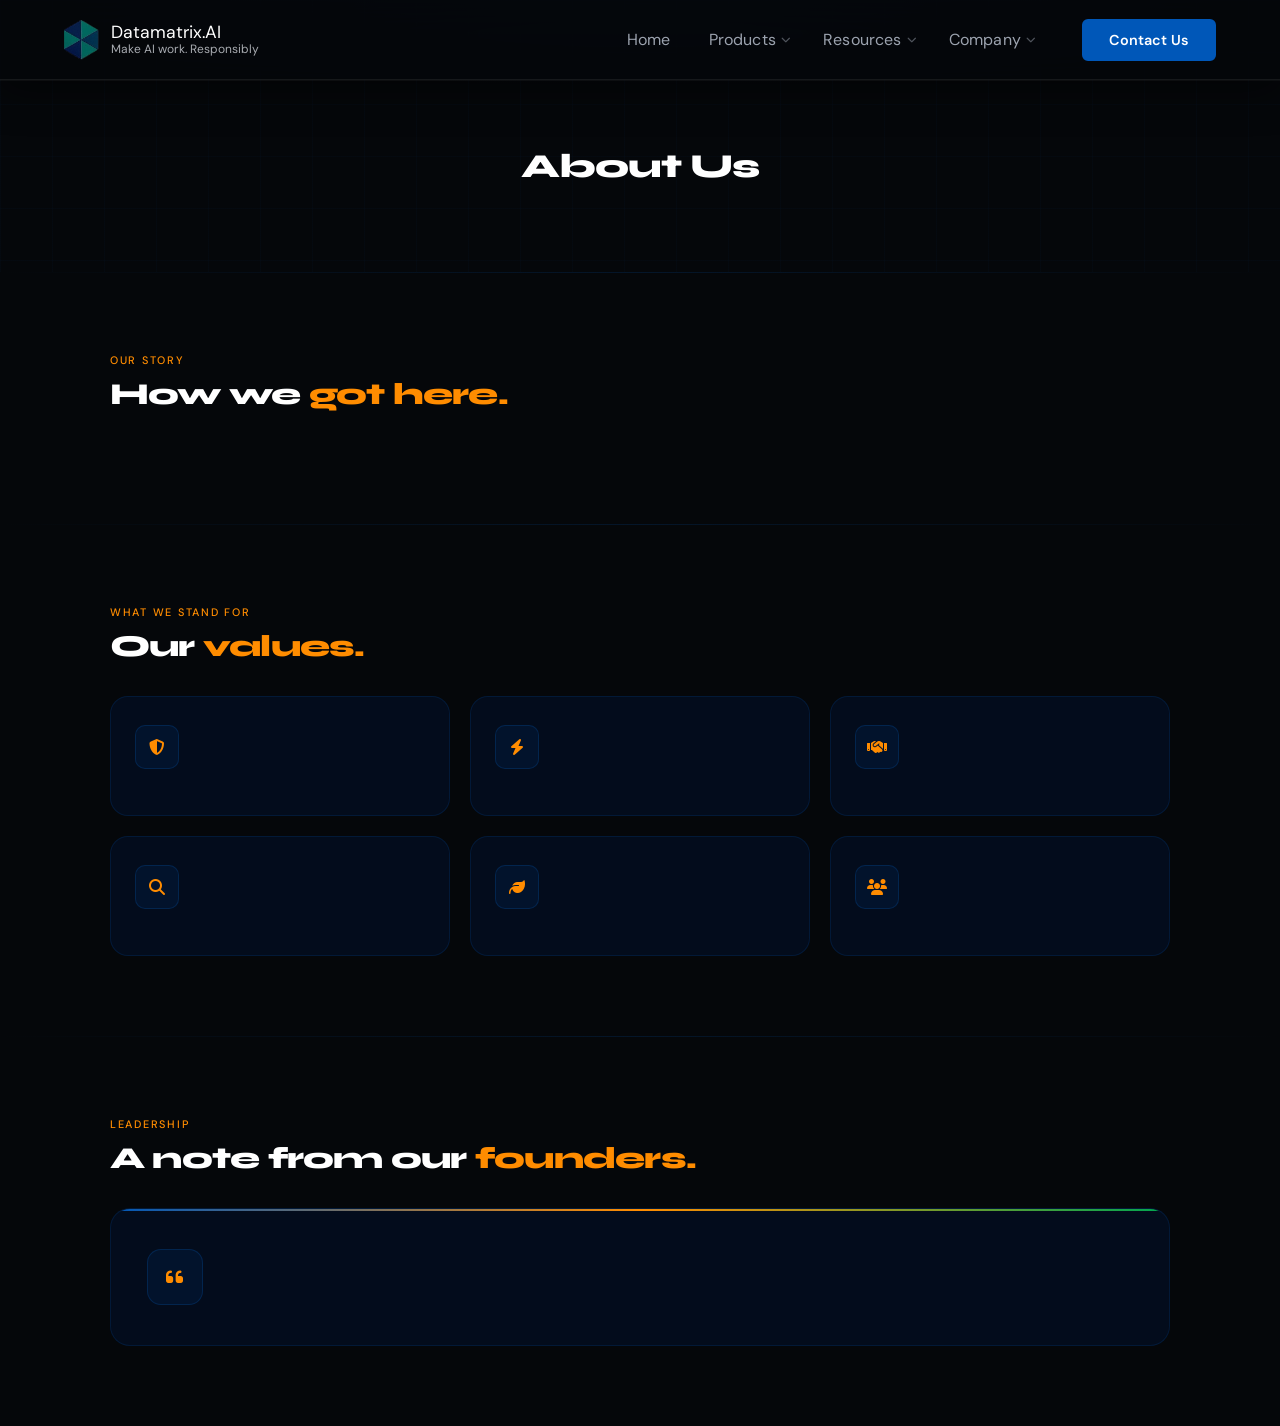
<file: about.html>
<!DOCTYPE html>
<html lang="en">
<head>
    <meta charset="UTF-8">
    <meta name="viewport" content="width=device-width, initial-scale=1.0">
    <title>About Us — DatamatrixAI</title>
    <link rel="stylesheet" href="css/styles.css">
    <link rel="stylesheet" href="css/nav-dropdown.css">
    <link rel="icon" type="image/png" href="assets/images/logo.png">
    <link href="https://fonts.googleapis.com/css2?family=Syne:wght@600;700;800&family=DM+Sans:ital,opsz,wght@0,9..40,300;0,9..40,400;0,9..40,500;1,9..40,300&display=swap" rel="stylesheet">
    <link rel="stylesheet" href="https://cdnjs.cloudflare.com/ajax/libs/font-awesome/6.4.0/css/all.min.css">

    <style>
        :root {
            --blue:   #0057B8;
            --orange: #FF8C00;
            --green:  #00A651;
            --bg:     #05070a;
            --bg2:    #080e18;
            --bg3:    #030b16;
            --border: rgba(0,87,184,0.18);
            --white:  #ffffff;
            --dim:    rgba(255,255,255,0.60);
            --dimmer: rgba(255,255,255,0.32);
        }

        *, *::before, *::after { box-sizing: border-box; margin: 0; padding: 0; }
        html { scroll-behavior: smooth; }

        body {
            font-family: 'DM Sans', sans-serif;
            background: var(--bg);
            color: var(--white);
            overflow-x: hidden;
        }

        a { text-decoration: none; color: inherit; }

        /* ─── HEADER ──────────────────────────── */
        .hdr {
            position: fixed;
            top: 0; left: 0;
            width: 100%;
            height: 72px;
            z-index: 1000;
            display: flex;
            align-items: center;
            justify-content: space-between;
            padding: 0 5%;
            background: rgba(5,7,10,0.85);
            backdrop-filter: blur(16px);
            -webkit-backdrop-filter: blur(16px);
            border-bottom: 1px solid var(--border);
        }

        .hdr__back {
            display: inline-flex;
            align-items: center;
            gap: 8px;
            font-size: 0.85rem;
            font-weight: 500;
            color: var(--dim);
            transition: color 0.2s;
        }
        .hdr__back:hover { color: var(--orange); }

        .hdr__logo {
            display: flex;
            align-items: center;
            gap: 10px;
        }
        .hdr__logo img { height: 32px; }
        .hdr__logo span {
            font-family: 'Syne', sans-serif;
            font-size: 0.95rem;
            font-weight: 700;
        }
        .hdr__logo span em { font-style: normal; color: var(--orange); }

        .hdr__cta {
            display: inline-flex;
            align-items: center;
            gap: 8px;
            padding: 8px 20px;
            border-radius: 6px;
            background: var(--blue);
            color: var(--white);
            font-size: 0.82rem;
            font-weight: 500;
            border: 2px solid var(--blue);
            transition: all 0.3s;
        }
        .hdr__cta:hover {
            background: transparent;
            border-color: var(--orange);
            color: var(--orange);
        }

        /* ─── PAGE HERO ───────────────────────── */
        .pg-hero {
            padding: 148px 5% 72px;
            text-align: center;
            position: relative;
            overflow: hidden;
            background:
                radial-gradient(ellipse 70% 50% at 50% 0%,
                    rgba(0,87,184,0.08) 0%, transparent 65%),
                var(--bg);
        }

        .pg-hero::before {
            content: '';
            position: absolute;
            inset: 0;
            background-image:
                linear-gradient(rgba(0,87,184,0.03) 1px, transparent 1px),
                linear-gradient(90deg, rgba(0,87,184,0.03) 1px, transparent 1px);
            background-size: 52px 52px;
            pointer-events: none;
        }

        .eyebrow {
            display: inline-flex;
            align-items: center;
            gap: 8px;
            font-size: 0.68rem;
            font-weight: 500;
            letter-spacing: 0.15em;
            text-transform: uppercase;
            color: var(--orange);
            border: 1px solid rgba(255,140,0,0.26);
            background: rgba(255,140,0,0.05);
            padding: 5px 14px;
            border-radius: 100px;
            margin-bottom: 24px;
            position: relative;
        }

        .pg-hero__title {
            font-family: 'Syne', sans-serif;
   font-size: clamp(1.3rem, 3.5vw, 2.1rem) !important;    
            font-weight: 800;
            letter-spacing: -0.03em;
            line-height: 1.08;
            color: var(--white);
            margin-bottom: 16px;
            position: relative;
        }

        .pg-hero__title em {
            font-style: normal;
            color: var(--orange);
        }

        .pg-hero__sub {
            font-size: clamp(0.9rem, 1.6vw, 1.05rem);
            font-weight: 300;
            color: var(--dim);
            max-width: 480px;
            margin: 0 auto;
            line-height: 1.75;
            position: relative;
        }

        /* ─── DIVIDER ─────────────────────────── */
        .divider {
            width: 100%;
            height: 1px;
            background: linear-gradient(to right,
                transparent, var(--border), transparent);
        }

        /* ─── SECTION WRAPPER ─────────────────── */
        .section {
            padding: 80px 5%;
        }
        .section__inner {
            max-width: 1060px;
            margin: 0 auto;
        }

        /* ─── SECTION LABEL + HEADING ─────────── */
        .sec-label {
            font-size: 0.68rem;
            font-weight: 500;
            letter-spacing: 0.16em;
            text-transform: uppercase;
            color: var(--orange);
            display: block;
            margin-bottom: 10px;
        }

        .sec-heading {
            font-family: 'Syne', sans-serif;
            font-size: clamp(1.0rem, 3.5vw, 1.9rem) !important;    
            font-weight: 800;
            letter-spacing: -0.025em;
            line-height: 1.15;
            color: var(--white);
            margin-bottom: 32px;
        }

        .sec-heading em {
            font-style: normal;
            color: var(--orange);
        }

        /* ─── CONTENT SLOTS ───────────────────── */

        /* 
           Each content slot below is intentionally empty.
           Add your actual content inside these elements.
        */

        /* mission / vision — two col text */
        .about-cols {
            display: grid;
            grid-template-columns: 1fr 1fr;
            gap: 48px;
        }

        .about-col__label {
            font-size: 0.68rem;
            font-weight: 500;
            letter-spacing: 0.14em;
            text-transform: uppercase;
            color: var(--blue);
            display: block;
            margin-bottom: 10px;
        }

        .about-col__heading {
            font-family: 'Syne', sans-serif;
            font-size: 1.15rem;
            font-weight: 700;
            color: var(--white);
            margin-bottom: 14px;
            letter-spacing: -0.01em;
        }

        .about-col__body {
            /* empty — add <p> tags inside */
        }

        .about-col {
            background: rgba(0,20,55,0.4);
            border: 1px solid var(--border);
            border-radius: 18px;
            padding: 32px 28px;
            position: relative;
            overflow: hidden;
            transition: border-color 0.3s;
        }

        .about-col::before {
            content: '';
            position: absolute;
            top: 0; left: 0; right: 0;
            height: 2px;
            background: linear-gradient(to right, var(--blue), transparent);
        }

        .about-col:last-child::before {
            background: linear-gradient(to right, var(--orange), transparent);
        }

        .about-col:hover { border-color: rgba(255,140,0,0.25); }

        /* story — full width text block */
        .story-body {
            max-width: 720px;
            /* empty — add <p> tags inside */
        }

        /* values — card grid */
        .values-grid {
            display: grid;
            grid-template-columns: repeat(3, 1fr);
            gap: 20px;
            margin-top: 8px;
        }

        .value-card {
            background: rgba(0,20,55,0.4);
            border: 1px solid var(--border);
            border-radius: 18px;
            padding: 28px 24px;
            transition: border-color 0.3s, transform 0.3s;
            position: relative;
            overflow: hidden;
        }

        .value-card::after {
            content: '';
            position: absolute;
            bottom: 0; left: 0;
            width: 0%;
            height: 2px;
            background: linear-gradient(to right, var(--blue), var(--orange));
            transition: width 0.4s ease;
        }

        .value-card:hover {
            border-color: rgba(255,140,0,0.28);
            transform: translateY(-4px);
        }

        .value-card:hover::after { width: 100%; }

        .value-card__icon {
            width: 44px;
            height: 44px;
            border-radius: 10px;
            background: rgba(0,87,184,0.1);
            border: 1px solid rgba(0,87,184,0.25);
            display: flex;
            align-items: center;
            justify-content: center;
            font-size: 1rem;
            color: var(--orange);
            margin-bottom: 18px;
            transition: background 0.3s, border-color 0.3s;
        }

        .value-card:hover .value-card__icon {
            background: rgba(255,140,0,0.08);
            border-color: rgba(255,140,0,0.3);
        }

        .value-card__title {
            font-family: 'Syne', sans-serif;
            font-size: 0.95rem;
            font-weight: 700;
            color: var(--white);
            margin-bottom: 8px;
            letter-spacing: -0.01em;
        }

        .value-card__body {
            /* empty — add <p> inside */
        }

        /* leadership note — single wide card */
        .leadership-card {
            background: rgba(0,20,55,0.4);
            border: 1px solid var(--border);
            border-radius: 20px;
            padding: 40px 36px;
            display: flex;
            gap: 40px;
            align-items: flex-start;
            position: relative;
            overflow: hidden;
        }

        .leadership-card::before {
            content: '';
            position: absolute;
            top: 0; left: 0; right: 0;
            height: 2px;
            background: linear-gradient(to right, var(--blue), var(--orange), var(--green));
        }

        .leadership-card__icon {
            width: 56px;
            height: 56px;
            flex-shrink: 0;
            border-radius: 14px;
            background: rgba(0,87,184,0.1);
            border: 1px solid rgba(0,87,184,0.25);
            display: flex;
            align-items: center;
            justify-content: center;
            font-size: 1.2rem;
            color: var(--orange);
        }

        .leadership-card__content {
            flex: 1;
        }

        .leadership-card__title {
            font-family: 'Syne', sans-serif;
            font-size: 1.05rem;
            font-weight: 700;
            color: var(--white);
            margin-bottom: 12px;
            letter-spacing: -0.01em;
        }

        .leadership-card__body {
            /* empty — add <p> inside */
        }

        /* ─── SCROLL REVEAL ───────────────────── */
        .sr {
            opacity: 0;
            transform: translateY(22px);
            transition:
                opacity 0.7s cubic-bezier(0.22,1,0.36,1),
                transform 0.7s cubic-bezier(0.22,1,0.36,1);
        }
        .sr.sr--visible { opacity: 1; transform: translateY(0); }
        .sr--d1 { transition-delay: 0.1s; }
        .sr--d2 { transition-delay: 0.2s; }
        .sr--d3 { transition-delay: 0.3s; }
        .sr--d4 { transition-delay: 0.4s; }
        .sr--d5 { transition-delay: 0.5s; }

        /* ─── RESPONSIVE ──────────────────────── */
        @media (max-width: 860px) {
            .about-cols  { grid-template-columns: 1fr; }
            .values-grid { grid-template-columns: 1fr 1fr; }
            .leadership-card { flex-direction: column; gap: 20px; }
        }

        @media (max-width: 540px) {
            .values-grid { grid-template-columns: 1fr; }
            .section { padding: 60px 5%; }
        }
    </style>
</head>
<body>


<!-- ═══════════ HERO ═══════════ -->
<section class="pg-hero">
    <h1 class="pg-hero__title sr sr--d1">About Us</h1>
    <p class="pg-hero__sub sr sr--d2"></p>
</section>


<!-- ═══════════ OUR STORY ═══════════ -->
<div class="divider"></div>

<section class="section section--alt">
    <div class="section__inner">
        <span class="sec-label sr">Our Story</span>
        <h2 class="sec-heading sr sr--d1">How we <em>got here.</em></h2>
        <div class="story-body sr sr--d2"></div>
    </div>
</section>


<!-- ═══════════ VALUES ═══════════ -->
<div class="divider"></div>

<section class="section">
    <div class="section__inner">
        <span class="sec-label sr">What We Stand For</span>
        <h2 class="sec-heading sr sr--d1">Our <em>values.</em></h2>

        <div class="values-grid">
            <div class="value-card sr sr--d1">
                <div class="value-card__icon"><i class="fas fa-shield-halved"></i></div>
                <div class="value-card__title"></div>
                <div class="value-card__body"></div>
            </div>
            <div class="value-card sr sr--d2">
                <div class="value-card__icon"><i class="fas fa-bolt"></i></div>
                <div class="value-card__title"></div>
                <div class="value-card__body"></div>
            </div>
            <div class="value-card sr sr--d3">
                <div class="value-card__icon"><i class="fas fa-handshake"></i></div>
                <div class="value-card__title"></div>
                <div class="value-card__body"></div>
            </div>
            <div class="value-card sr sr--d1">
                <div class="value-card__icon"><i class="fas fa-magnifying-glass"></i></div>
                <div class="value-card__title"></div>
                <div class="value-card__body"></div>
            </div>
            <div class="value-card sr sr--d2">
                <div class="value-card__icon"><i class="fas fa-leaf"></i></div>
                <div class="value-card__title"></div>
                <div class="value-card__body"></div>
            </div>
            <div class="value-card sr sr--d3">
                <div class="value-card__icon"><i class="fas fa-users"></i></div>
                <div class="value-card__title"></div>
                <div class="value-card__body"></div>
            </div>
        </div>
    </div>
</section>


<!-- ═══════════ LEADERSHIP NOTE ═══════════ -->
<div class="divider"></div>

<section class="section section--dark">
    <div class="section__inner">
        <span class="sec-label sr">Leadership</span>
        <h2 class="sec-heading sr sr--d1">A note from our <em>founders.</em></h2>

        <div class="leadership-card sr sr--d2">
            <div class="leadership-card__icon">
                <i class="fas fa-quote-left"></i>
            </div>
            <div class="leadership-card__content">
                <div class="leadership-card__title"></div>
                <div class="leadership-card__body"></div>
            </div>
        </div>
    </div>
</section>


<script>
(function () {
    const els = document.querySelectorAll('.sr');
    if (!els.length) return;
    const obs = new IntersectionObserver((entries) => {
        entries.forEach(e => {
            if (e.isIntersecting) {
                e.target.classList.add('sr--visible');
                obs.unobserve(e.target);
            }
        });
    }, { threshold: 0.12 });
    els.forEach(el => obs.observe(el));
})();
</script>
  <script src="js/nav-inject.js"></script>
     <script src="js/nav.js"></script>
</body>
</html>
</file>
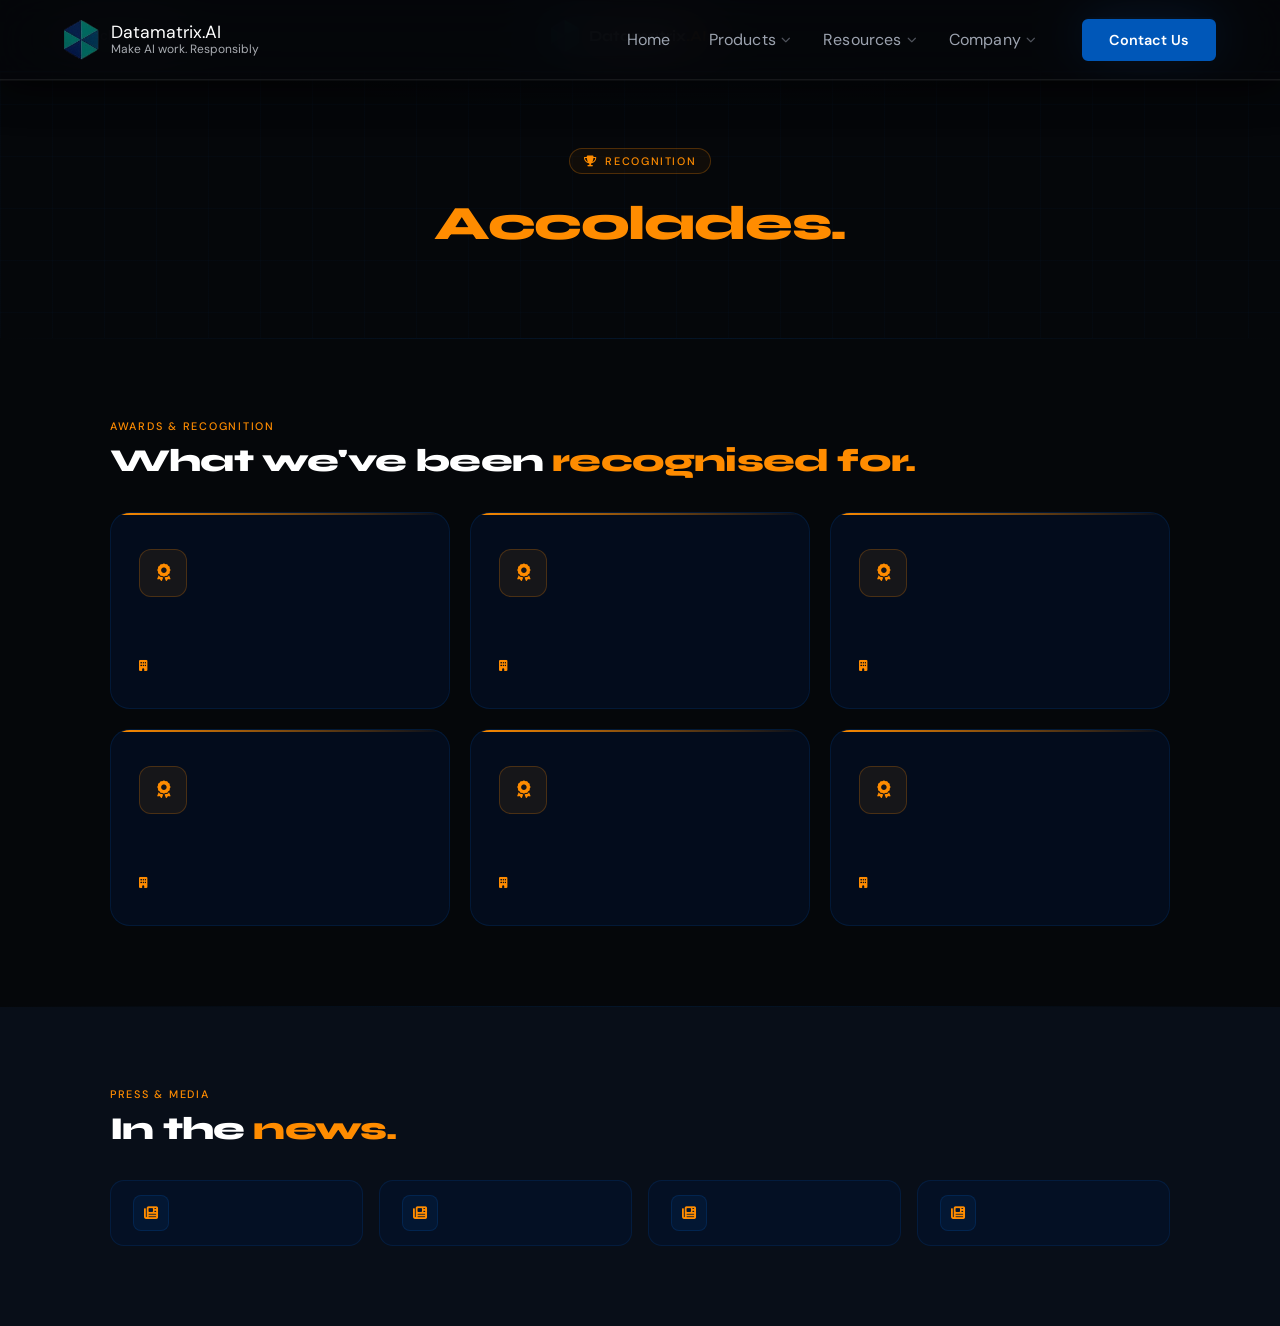
<file: accolades.html>
<!DOCTYPE html>
<html lang="en">
<head>
    <meta charset="UTF-8">
    <meta name="viewport" content="width=device-width, initial-scale=1.0">
    <title>Accolades — DatamatrixAI</title>
    <link rel="stylesheet" href="css/styles.css">
    <link rel="stylesheet" href="css/nav-dropdown.css">
    <link rel="icon" type="image/png" href="assets/images/logo.png">
    <link href="https://fonts.googleapis.com/css2?family=Syne:wght@600;700;800&family=DM+Sans:ital,opsz,wght@0,9..40,300;0,9..40,400;0,9..40,500;1,9..40,300&display=swap" rel="stylesheet">
    <link rel="stylesheet" href="https://cdnjs.cloudflare.com/ajax/libs/font-awesome/6.4.0/css/all.min.css">
    <style>
        :root {
            --blue:   #0057B8;
            --orange: #FF8C00;
            --green:  #00A651;
            --bg:     #05070a;
            --bg2:    #080e18;
            --bg3:    #030b16;
            --border: rgba(0,87,184,0.18);
            --white:  #ffffff;
            --dim:    rgba(255,255,255,0.60);
            --dimmer: rgba(255,255,255,0.32);
        }
        *, *::before, *::after { box-sizing: border-box; margin: 0; padding: 0; }
        html { scroll-behavior: smooth; }
        body { font-family: 'DM Sans', sans-serif; background: var(--bg); color: var(--white); overflow-x: hidden; }
        a { text-decoration: none; color: inherit; }

        /* HEADER */
        .hdr {
            position: fixed; top: 0; left: 0; width: 100%; height: 72px;
            z-index: 1000; display: flex; align-items: center;
            justify-content: space-between; padding: 0 5%;
            background: rgba(5,7,10,0.85); backdrop-filter: blur(16px);
            border-bottom: 1px solid var(--border);
        }
        .hdr__back { display: inline-flex; align-items: center; gap: 8px; font-size: 0.85rem; font-weight: 500; color: var(--dim); transition: color 0.2s; }
        .hdr__back:hover { color: var(--orange); }
        .hdr__logo { display: flex; align-items: center; gap: 10px; }
        .hdr__logo img { height: 32px; }
        .hdr__logo span { font-family: 'Syne', sans-serif; font-size: 0.95rem; font-weight: 700; }
        .hdr__logo span em { font-style: normal; color: var(--orange); }
        .hdr__cta { display: inline-flex; align-items: center; gap: 8px; padding: 8px 20px; border-radius: 6px; background: var(--blue); color: var(--white); font-size: 0.82rem; font-weight: 500; border: 2px solid var(--blue); transition: all 0.3s; }
        .hdr__cta:hover { background: transparent; border-color: var(--orange); color: var(--orange); }

        /* HERO */
        .pg-hero {
            padding: 148px 5% 72px; text-align: center; position: relative;
            overflow: hidden;
            background: radial-gradient(ellipse 70% 50% at 50% 0%, rgba(0,87,184,0.08) 0%, transparent 65%), var(--bg);
        }
        .pg-hero::before {
            content: ''; position: absolute; inset: 0;
            background-image: linear-gradient(rgba(0,87,184,0.03) 1px, transparent 1px), linear-gradient(90deg, rgba(0,87,184,0.03) 1px, transparent 1px);
            background-size: 52px 52px; pointer-events: none;
        }
        .eyebrow { display: inline-flex; align-items: center; gap: 8px; font-size: 0.68rem; font-weight: 500; letter-spacing: 0.15em; text-transform: uppercase; color: var(--orange); border: 1px solid rgba(255,140,0,0.26); background: rgba(255,140,0,0.05); padding: 5px 14px; border-radius: 100px; margin-bottom: 24px; position: relative; }
        .pg-hero__title { font-family: 'Syne', sans-serif; font-size: clamp(2rem, 4vw, 3rem); font-weight: 800; letter-spacing: -0.03em; line-height: 1.08; color: var(--white); margin-bottom: 16px; position: relative; }
        .pg-hero__title em { font-style: normal; color: var(--orange); }
        .pg-hero__sub { font-size: clamp(0.9rem, 1.6vw, 1.05rem); font-weight: 300; color: var(--dim); max-width: 480px; margin: 0 auto; line-height: 1.75; position: relative; }

        /* DIVIDER */
        .divider { width: 100%; height: 1px; background: linear-gradient(to right, transparent, var(--border), transparent); }

        /* SECTION */
        .section { padding: 80px 5%; }
        .section--alt { background: var(--bg2); }
        .section--dark { background: var(--bg3); }
        .section__inner { max-width: 1060px; margin: 0 auto; }
        .sec-label { font-size: 0.68rem; font-weight: 500; letter-spacing: 0.16em; text-transform: uppercase; color: var(--orange); display: block; margin-bottom: 10px; }
        .sec-heading { font-family: 'Syne', sans-serif; font-size: clamp(1.4rem, 2.8vw, 2rem); font-weight: 800; letter-spacing: -0.025em; line-height: 1.15; color: var(--white); margin-bottom: 32px; }
        .sec-heading em { font-style: normal; color: var(--orange); }

        /* AWARDS GRID */
        .awards-grid {
            display: grid;
            grid-template-columns: repeat(3, 1fr);
            gap: 20px;
        }

        .award-card {
            background: rgba(0,20,55,0.4);
            border: 1px solid var(--border);
            border-radius: 20px;
            padding: 36px 28px;
            display: flex;
            flex-direction: column;
            gap: 16px;
            position: relative;
            overflow: hidden;
            transition: border-color 0.3s, transform 0.3s;
        }

        .award-card::before {
            content: '';
            position: absolute;
            top: 0; left: 0; right: 0;
            height: 2px;
            background: linear-gradient(to right, var(--orange), transparent);
        }

        .award-card:hover {
            border-color: rgba(255,140,0,0.3);
            transform: translateY(-4px);
        }

        .award-card__icon {
            width: 48px; height: 48px;
            border-radius: 12px;
            background: rgba(255,140,0,0.08);
            border: 1px solid rgba(255,140,0,0.22);
            display: flex; align-items: center; justify-content: center;
            font-size: 1.1rem; color: var(--orange);
        }

        /* title and body empty — content to be added */
        .award-card__year {
            font-size: 0.68rem;
            font-weight: 500;
            letter-spacing: 0.14em;
            text-transform: uppercase;
            color: var(--dimmer);
        }

        .award-card__title {
            font-family: 'Syne', sans-serif;
            font-size: 1rem;
            font-weight: 700;
            color: var(--white);
            letter-spacing: -0.01em;
            /* empty */
        }

        .award-card__body {
            font-size: 0.85rem;
            font-weight: 300;
            color: var(--dim);
            line-height: 1.6;
            /* empty */
        }

        .award-card__issuer {
            display: inline-flex;
            align-items: center;
            gap: 6px;
            font-size: 0.75rem;
            font-weight: 400;
            color: var(--dimmer);
            margin-top: auto;
        }

        .award-card__issuer i { font-size: 0.7rem; color: var(--orange); }

        /* PRESS / MENTIONS ROW */
        .mentions-row {
            display: flex;
            flex-wrap: wrap;
            gap: 16px;
            margin-top: 8px;
        }

        .mention-pill {
            display: inline-flex;
            align-items: center;
            gap: 10px;
            padding: 14px 22px;
            background: rgba(0,20,55,0.4);
            border: 1px solid var(--border);
            border-radius: 14px;
            flex: 1;
            min-width: 200px;
            transition: border-color 0.3s, transform 0.3s;
        }

        .mention-pill:hover {
            border-color: rgba(255,140,0,0.28);
            transform: translateY(-2px);
        }

        .mention-pill__icon {
            width: 36px; height: 36px; flex-shrink: 0;
            border-radius: 8px;
            background: rgba(0,87,184,0.1);
            border: 1px solid rgba(0,87,184,0.22);
            display: flex; align-items: center; justify-content: center;
            font-size: 0.9rem; color: var(--orange);
        }

        .mention-pill__label {
            font-family: 'DM Sans', sans-serif;
            font-size: 0.85rem;
            font-weight: 400;
            color: var(--dim);
            /* empty */
        }

        /* SCROLL REVEAL */
        .sr { opacity: 0; transform: translateY(22px); transition: opacity 0.7s cubic-bezier(0.22,1,0.36,1), transform 0.7s cubic-bezier(0.22,1,0.36,1); }
        .sr.sr--visible { opacity: 1; transform: translateY(0); }
        .sr--d1 { transition-delay: 0.1s; }
        .sr--d2 { transition-delay: 0.2s; }
        .sr--d3 { transition-delay: 0.3s; }
        .sr--d4 { transition-delay: 0.4s; }
        .sr--d5 { transition-delay: 0.5s; }

        @media (max-width: 860px) { .awards-grid { grid-template-columns: 1fr 1fr; } }
        @media (max-width: 540px) { .awards-grid { grid-template-columns: 1fr; } .section { padding: 60px 5%; } }
    </style>
</head>
<body>

<header class="hdr">
    <a href="index.html" class="hdr__back"><i class="fas fa-arrow-left"></i> Back to Home</a>
    <div class="hdr__logo">
        <img src="assets/images/logo.png" alt="DatamatrixAI">
        <span>Datamatrix<em>.AI</em></span>
    </div>
    <a href="index.html#contact" class="hdr__cta">Contact Us <i class="fas fa-arrow-right"></i></a>
</header>

<section class="pg-hero">
    <div class="eyebrow sr"><i class="fas fa-trophy"></i> Recognition</div>
    <h1 class="pg-hero__title sr sr--d1"><em>Accolades.</em></h1>
    <p class="pg-hero__sub sr sr--d2"></p>
</section>

<div class="divider"></div>

<!-- AWARDS -->
<section class="section">
    <div class="section__inner">
        <span class="sec-label sr">Awards &amp; Recognition</span>
        <h2 class="sec-heading sr sr--d1">What we've been <em>recognised for.</em></h2>

        <div class="awards-grid">
            <div class="award-card sr sr--d1">
                <div class="award-card__icon"><i class="fas fa-award"></i></div>
                <div class="award-card__year"></div>
                <div class="award-card__title"></div>
                <div class="award-card__body"></div>
                <div class="award-card__issuer"><i class="fas fa-building"></i></div>
            </div>
            <div class="award-card sr sr--d2">
                <div class="award-card__icon"><i class="fas fa-award"></i></div>
                <div class="award-card__year"></div>
                <div class="award-card__title"></div>
                <div class="award-card__body"></div>
                <div class="award-card__issuer"><i class="fas fa-building"></i></div>
            </div>
            <div class="award-card sr sr--d3">
                <div class="award-card__icon"><i class="fas fa-award"></i></div>
                <div class="award-card__year"></div>
                <div class="award-card__title"></div>
                <div class="award-card__body"></div>
                <div class="award-card__issuer"><i class="fas fa-building"></i></div>
            </div>
            <div class="award-card sr sr--d1">
                <div class="award-card__icon"><i class="fas fa-award"></i></div>
                <div class="award-card__year"></div>
                <div class="award-card__title"></div>
                <div class="award-card__body"></div>
                <div class="award-card__issuer"><i class="fas fa-building"></i></div>
            </div>
            <div class="award-card sr sr--d2">
                <div class="award-card__icon"><i class="fas fa-award"></i></div>
                <div class="award-card__year"></div>
                <div class="award-card__title"></div>
                <div class="award-card__body"></div>
                <div class="award-card__issuer"><i class="fas fa-building"></i></div>
            </div>
            <div class="award-card sr sr--d3">
                <div class="award-card__icon"><i class="fas fa-award"></i></div>
                <div class="award-card__year"></div>
                <div class="award-card__title"></div>
                <div class="award-card__body"></div>
                <div class="award-card__issuer"><i class="fas fa-building"></i></div>
            </div>
        </div>
    </div>
</section>

<div class="divider"></div>

<!-- PRESS MENTIONS -->
<section class="section section--alt">
    <div class="section__inner">
        <span class="sec-label sr">Press &amp; Media</span>
        <h2 class="sec-heading sr sr--d1">In the <em>news.</em></h2>
        <div class="mentions-row">
            <div class="mention-pill sr sr--d1">
                <div class="mention-pill__icon"><i class="fas fa-newspaper"></i></div>
                <div class="mention-pill__label"></div>
            </div>
            <div class="mention-pill sr sr--d2">
                <div class="mention-pill__icon"><i class="fas fa-newspaper"></i></div>
                <div class="mention-pill__label"></div>
            </div>
            <div class="mention-pill sr sr--d3">
                <div class="mention-pill__icon"><i class="fas fa-newspaper"></i></div>
                <div class="mention-pill__label"></div>
            </div>
            <div class="mention-pill sr sr--d4">
                <div class="mention-pill__icon"><i class="fas fa-newspaper"></i></div>
                <div class="mention-pill__label"></div>
            </div>
        </div>
    </div>
</section>

<script>
(function(){
    const els = document.querySelectorAll('.sr');
    const obs = new IntersectionObserver(entries => {
        entries.forEach(e => { if(e.isIntersecting){ e.target.classList.add('sr--visible'); obs.unobserve(e.target); } });
    }, { threshold: 0.12 });
    els.forEach(el => obs.observe(el));
})();
</script>
<script src="js/nav-inject.js"></script>
     <script src="js/nav.js"></script>
</body>
</html>
</file>
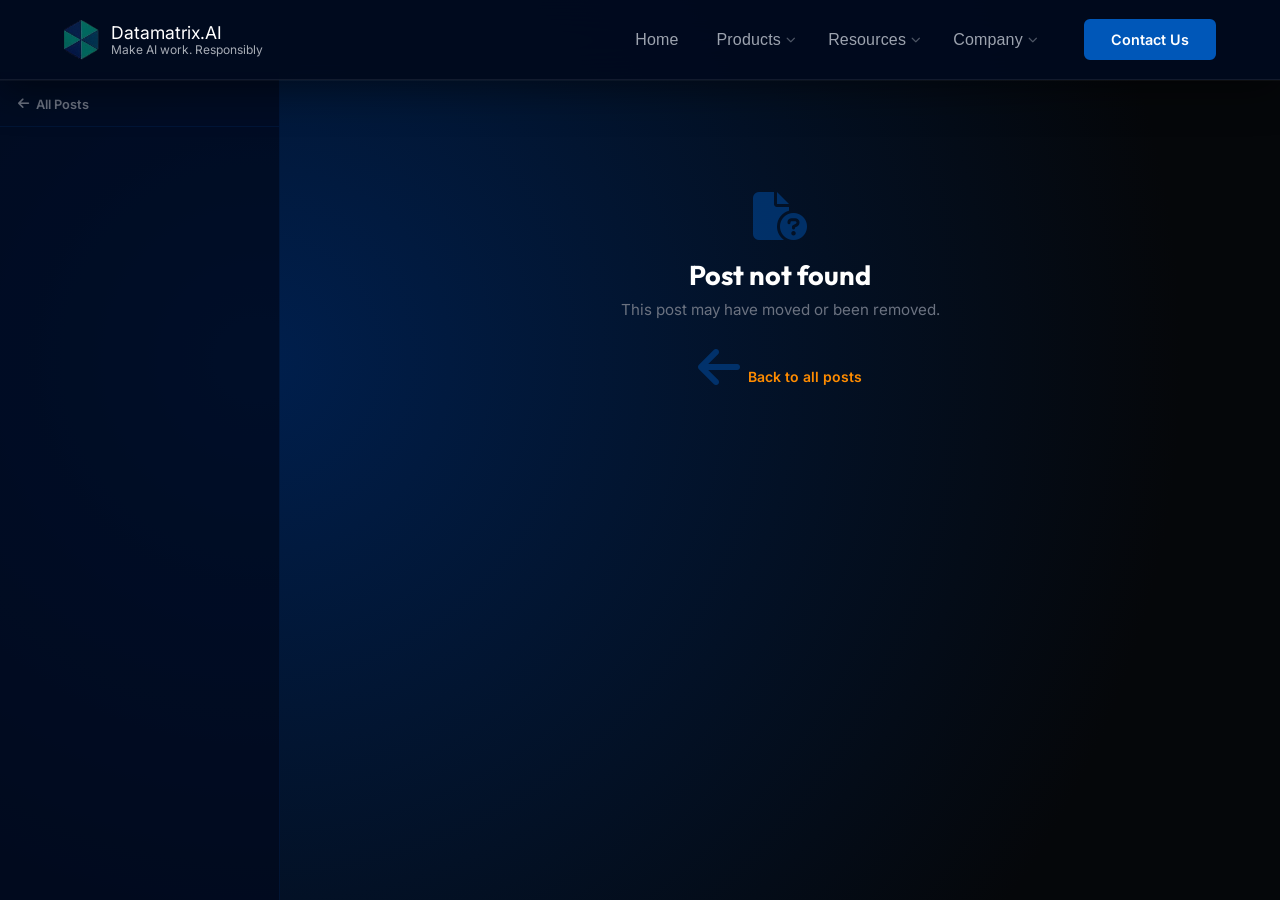
<file: blog-post.html>
<!DOCTYPE html>
<html lang="en">
<head>
    <meta charset="UTF-8">
    <meta name="viewport" content="width=device-width, initial-scale=1.0">
    <title id="pageTitle">Blog – DatamatrixAI</title>
    <link rel="icon" type="image/png" href="assets/images/logo.png">
    <link href="https://fonts.googleapis.com/css2?family=Inter:wght@400;500;600&family=Outfit:wght@500;600;700&display=swap" rel="stylesheet">
    <link rel="stylesheet" href="https://cdnjs.cloudflare.com/ajax/libs/font-awesome/6.4.0/css/all.min.css">
    <link rel="stylesheet" href="css/styles.css">
    <link rel="stylesheet" href="css/blogs.css">
    <link rel="stylesheet" href="css/nav-dropdown.css">
    <style>
        header {
            position: fixed !important;
            top: 0 !important;
            left: 0 !important;
            width: 100% !important;
            z-index: 9999 !important;
            background: rgba(0,10,30,0.95) !important;
        }
        #read-progress {
    position: fixed;
    top: 0;
    left: 0;
    width: 0%;
    height: 3px;
    background: linear-gradient(to right, #0057B8, #FF8C00);
    z-index: 99999;
    transition: width 0.1s linear;
}

/* Author avatar */
.post-author-row {
    display: flex;
    align-items: center;
    gap: 12px;
    margin-top: 20px;
}

.post-author-avatar {
    width: 44px;
    height: 44px;
    border-radius: 50%;
    overflow: hidden;
    flex-shrink: 0;
    border: 2px solid rgba(0, 87, 184, 0.4);
    background: rgba(0, 20, 55, 0.5);
}

.post-author-avatar img {
    width: 100%;
    height: 100%;
    object-fit: cover;
    object-position: top center;
}

.post-author-info {
    display: flex;
    flex-direction: column;
    gap: 2px;
}

.post-author-name {
    font-family: 'DM Sans', sans-serif;
    font-size: 0.9rem;
    font-weight: 500;
    color: #ffffff;
}

.post-author-role {
    font-family: 'DM Sans', sans-serif;
    font-size: 0.75rem;
    font-weight: 300;
    color: rgba(255, 255, 255, 0.4);
}
    </style>
</head>
<body>
    <div id="read-progress"></div>
    <!-- TWO-COLUMN LAYOUT: sidebar + post content -->
    <div class="post-layout" id="postLayout">

        <!-- LEFT SIDEBAR — all posts list -->
        <aside class="post-sidebar" id="postSidebar">
            <div class="sidebar-header">
                <a href="blogs.html" class="sidebar-back">
                    <i class="fas fa-arrow-left"></i> All Posts
                </a>
            </div>
            <nav class="sidebar-nav" id="sidebarNav">
                <!-- Populated by JS -->
            </nav>
        </aside>

        <!-- MAIN POST CONTENT -->
        <main class="post-main" id="postMain">
            <!-- Filled by JS based on ?id= in URL -->
        </main>

    </div>

    <script>
        /* ================================================
           BLOG POST DATA
           ================================================
           To add a new post:
           1. Add a new object to the `posts` array below
           2. Give it the next sequential id
           3. Add a matching entry in blogs.html allPosts array
        ================================================ */

        const posts = [
         {
        id: 1,
        category: "",
        date: "",
        readTime: "",
        author: "",
        authorRole: "",
        authorPhoto: "",
        title: "",
        tags:[],
        body: ``
    }
        ];

        /* ================================================
           RENDER ENGINE
        ================================================ */
        function getPostId() {
            const params = new URLSearchParams(window.location.search);
            return parseInt(params.get('id'));
        }

        function renderSidebar(activeId) {
            const nav = document.getElementById('sidebarNav');
            nav.innerHTML = posts.map(p => `
                <a href="blog-post.html?id=${p.id}"
                   class="sidebar-item ${p.id === activeId ? 'active' : ''}">
                    <span class="sidebar-item-title">${p.title}</span>
                    <span class="sidebar-item-date">${p.date}</span>
                </a>
            `).join('');
        }

        function renderPost(post) {
    document.getElementById('pageTitle').textContent = post.title + ' – DatamatrixAI';
    renderSidebar(post.id);
    document.getElementById('postMain').innerHTML = `
        <article class="post-article">

            <div class="post-header">
                <div class="post-header-meta">
                    <span class="blog-category-badge ${post.category.toLowerCase()}">${post.category}</span>
                    <span class="post-meta-item"><i class="fas fa-calendar-alt"></i> ${post.date}</span>
                    <span class="post-meta-item"><i class="fas fa-clock"></i> ${post.readTime}</span>
                </div>
                <h1 class="post-title">${post.title}</h1>

                <!-- AUTHOR ROW WITH AVATAR -->
                <div class="post-author-row">
                    <div class="post-author-avatar">
                        <img src="${post.authorPhoto}" alt="${post.author}">
                    </div>
                    <div class="post-author-info">
                        <span class="post-author-name">${post.author}</span>
                        <span class="post-author-role">${post.authorRole}</span>
                    </div>
                </div>

                <div class="blog-tags" style="margin-top: 1rem;">
                    ${post.tags.map(t => `<span class="blog-tag">${t}</span>`).join('')}
                </div>
            </div>

            <div class="post-body">
                ${post.body}
            </div>

            <div class="post-footer-nav">
                <a href="blogs.html" class="post-back-link">
                    <i class="fas fa-arrow-left"></i> Back to all posts
                </a>
            </div>
        </article>
    `;

    // start progress bar after post renders
    initProgressBar();
}

        function renderNotFound() {
            renderSidebar(-1);
            document.getElementById('postMain').innerHTML = `
                <div class="post-not-found">
                    <i class="fas fa-file-circle-question"></i>
                    <h2>Post not found</h2>
                    <p>This post may have moved or been removed.</p>
                    <a href="blogs.html" class="blog-read-btn" style="display:inline-flex; margin-top: 1.5rem;">
                        <i class="fas fa-arrow-left"></i> Back to all posts
                    </a>
                </div>
            `;
        }

        const id = getPostId();
        const post = posts.find(p => p.id === id);
        post ? renderPost(post) : renderNotFound();

        function initProgressBar() {
    const bar = document.getElementById('read-progress');
    const article = document.querySelector('.post-article');
    if (!bar || !article) return;

    window.addEventListener('scroll', () => {
        const articleTop = article.offsetTop;
        const articleHeight = article.offsetHeight;
        const scrolled = window.scrollY - articleTop;
        const percent = Math.min(100, Math.max(0, (scrolled / articleHeight) * 100));
        bar.style.width = percent + '%';
    });
}
    </script>
<script src="js/nav-inject.js"></script>
    <script src="js/nav.js"></script>   
</body>
</html>
</file>
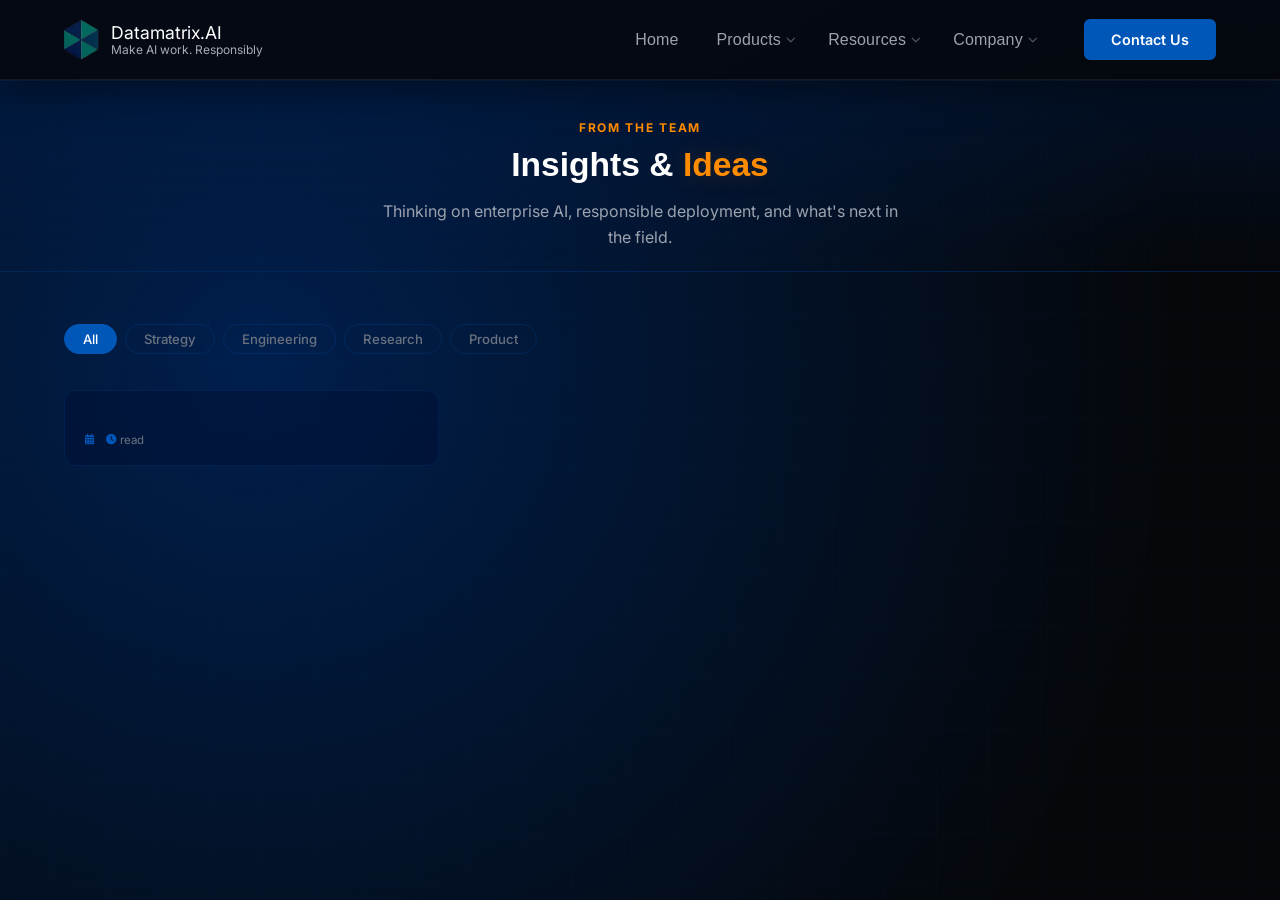
<file: blogs.html>
<!DOCTYPE html>
<html lang="en">
<head>
    <meta charset="UTF-8">
    <meta name="viewport" content="width=device-width, initial-scale=1.0">
    <title>Blogs – DatamatrixAI</title>
    <meta name="description" content="Insights, research, and thinking on enterprise AI from the DatamatrixAI team.">
    <link rel="icon" type="image/png" href="assets/images/logo.png">
    <link href="https://fonts.googleapis.com/css2?family=Inter:wght@400;500;600&family=Outfit:wght@500;600;700&display=swap" rel="stylesheet">
    <link rel="stylesheet" href="https://cdnjs.cloudflare.com/ajax/libs/font-awesome/6.4.0/css/all.min.css">
    <link rel="stylesheet" href="css/styles.css">
    <link rel="stylesheet" href="css/blogs.css">
    <link rel="stylesheet" href="css/nav-dropdown.css">
</head>
<body>

    <section class="blogs-hero">
        <div class="blogs-hero-inner">
            <p class="blogs-label">From the team</p>
            <h1>Insights & <span class="highlight">Ideas</span></h1>
            <p class="blogs-hero-sub">Thinking on enterprise AI, responsible deployment, and what's next in the field.</p>
        </div>
    </section>

    <section class="blogs-section">
        <div class="blogs-container">

            <div class="blogs-filter-bar">
                <button class="filter-btn active" data-filter="all">All</button>
                <button class="filter-btn" data-filter="strategy">Strategy</button>
                <button class="filter-btn" data-filter="engineering">Engineering</button>
                <button class="filter-btn" data-filter="research">Research</button>
                <button class="filter-btn" data-filter="product">Product</button>
            </div>

            <div class="blogs-grid" id="blogsGrid"></div>

            <div class="blogs-empty" id="blogsEmpty" style="display:none;">
                <i class="fas fa-folder-open"></i>
                <p>No posts in this category yet. Check back soon.</p>
            </div>

            <!-- PAGINATION -->
            <div class="blogs-pagination" id="blogsPagination"></div>

        </div>
    </section>

    <script>
        /* ============================================================
           ALL POSTS — add new posts here. They auto-appear on the grid.
           To add: push a new object with the same shape as below.
           id must be unique and match the blog-post.html posts array.
        ============================================================ */
        const allPosts = [
            {
        id: 1,
        category: "",
        date: "",
        readTime: "",
        title: ""
    }
        ];

        const POSTS_PER_PAGE = 6;
        let currentFilter = 'all';
        let currentPage = 1;

        function getFiltered() {
            return currentFilter === 'all'
                ? allPosts
                : allPosts.filter(p => p.category === currentFilter);
        }

        function renderGrid() {
            const filtered = getFiltered();
            const grid = document.getElementById('blogsGrid');
            const empty = document.getElementById('blogsEmpty');
            const pagination = document.getElementById('blogsPagination');

            if (filtered.length === 0) {
                grid.innerHTML = '';
                empty.style.display = 'block';
                pagination.innerHTML = '';
                return;
            }
            empty.style.display = 'none';

            const totalPages = Math.ceil(filtered.length / POSTS_PER_PAGE);
            if (currentPage > totalPages) currentPage = 1;

            const start = (currentPage - 1) * POSTS_PER_PAGE;
            const pagePosts = filtered.slice(start, start + POSTS_PER_PAGE);

            grid.innerHTML = pagePosts.map(p => `
                <a href="blog-post.html?id=${p.id}" class="blog-card-compact">
                    <span class="bcc-badge ${p.category}">${p.category}</span>
                    <h2 class="bcc-title">${p.title}</h2>
                    <div class="bcc-meta">
                        <span><i class="fas fa-calendar-alt"></i> ${p.date}</span>
                        <span><i class="fas fa-clock"></i> ${p.readTime} read</span>
                    </div>
                </a>
            `).join('');

            // Pagination
            if (totalPages <= 1) {
                pagination.innerHTML = '';
                return;
            }

            let btns = '';
            btns += `<button class="pg-btn" onclick="goPage(${currentPage - 1})" ${currentPage === 1 ? 'disabled' : ''}>
                        <i class="fas fa-chevron-left"></i>
                     </button>`;
            for (let i = 1; i <= totalPages; i++) {
                btns += `<button class="pg-btn ${i === currentPage ? 'active' : ''}" onclick="goPage(${i})">${i}</button>`;
            }
            btns += `<button class="pg-btn" onclick="goPage(${currentPage + 1})" ${currentPage === totalPages ? 'disabled' : ''}>
                        <i class="fas fa-chevron-right"></i>
                     </button>`;
            pagination.innerHTML = btns;
        }

        function goPage(n) {
            const total = Math.ceil(getFiltered().length / POSTS_PER_PAGE);
            if (n < 1 || n > total) return;
            currentPage = n;
            renderGrid();
            document.querySelector('.blogs-section').scrollIntoView({ behavior: 'smooth', block: 'start' });
        }

        // Filter buttons
        document.querySelectorAll('.filter-btn').forEach(btn => {
            btn.addEventListener('click', () => {
                document.querySelectorAll('.filter-btn').forEach(b => b.classList.remove('active'));
                btn.classList.add('active');
                currentFilter = btn.dataset.filter;
                currentPage = 1;
                renderGrid();
            });
        });

        renderGrid();
    </script>

    <script src="js/nav-inject.js"></script>
    <script src="js/nav.js"></script>
</body>
</html>
</file>
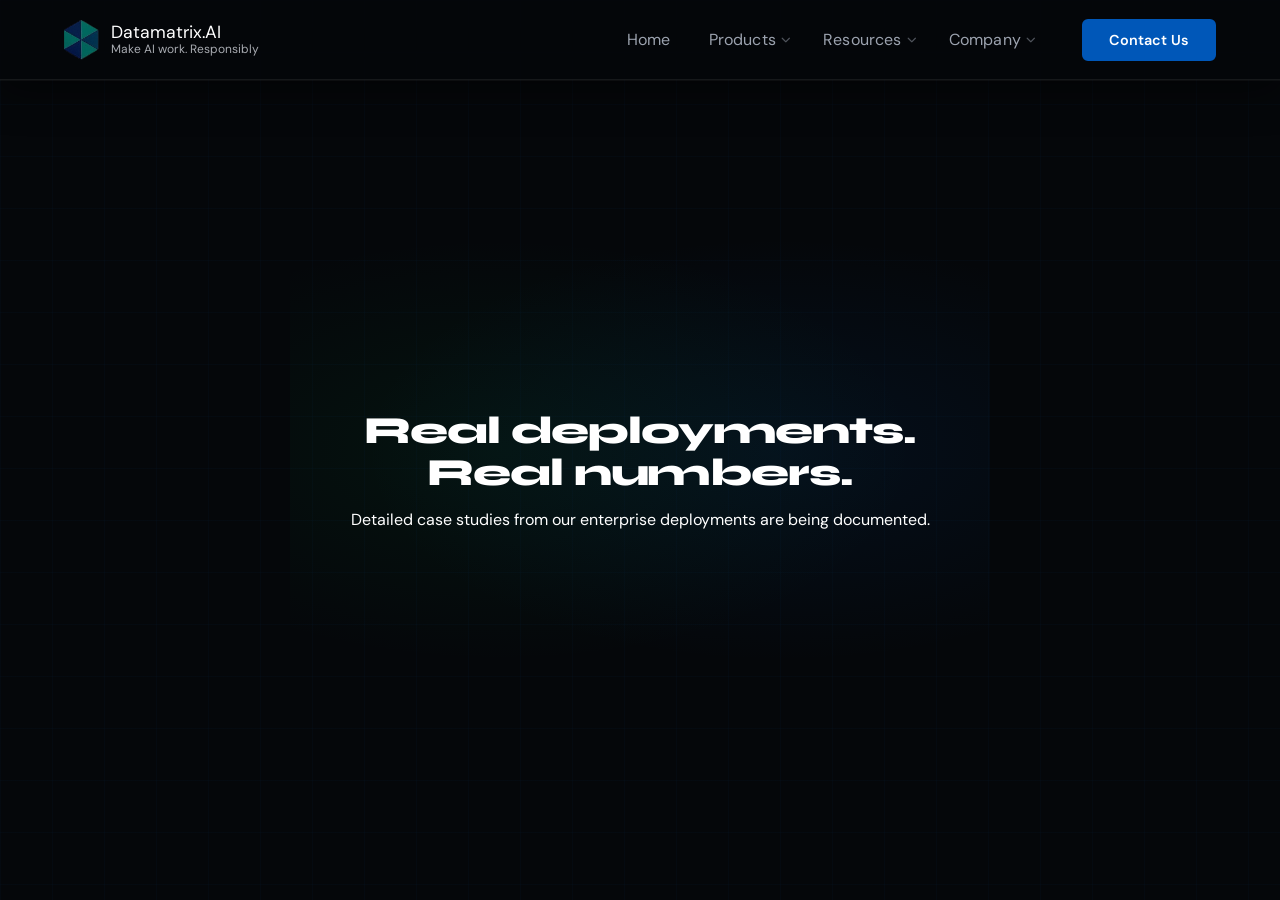
<file: case-studies.html>
<!DOCTYPE html>
<html lang="en">
<head>
    <meta charset="UTF-8">
    <meta name="viewport" content="width=device-width, initial-scale=1.0">
    <title>Case Studies — DatamatrixAI</title>
    <meta name="description" content="Real-world deployments, real results — case studies from DatamatrixAI's enterprise AI solutions.">
    <link rel="icon" type="image/png" href="assets/images/logo.png">
    <link href="https://fonts.googleapis.com/css2?family=Syne:wght@700;800&family=DM+Sans:ital,opsz,wght@0,9..40,300;0,9..40,400;0,9..40,500&display=swap" rel="stylesheet">
    <link rel="stylesheet" href="https://cdnjs.cloudflare.com/ajax/libs/font-awesome/6.4.0/css/all.min.css">
    <link rel="stylesheet" href="css/styles.css">
    <link rel="stylesheet" href="css/nav-dropdown.css">
    <style>
        *, *::before, *::after { box-sizing: border-box; margin: 0; padding: 0; }
        html { scroll-behavior: smooth; }
        body {
            font-family: 'DM Sans', sans-serif;
            background: #05070a;
            color: #ffffff;
            overflow-x: hidden;
            min-height: 100vh;
        }
        a { text-decoration: none; color: inherit; }

        /* ── PAGE ── */
        .cs-page {
            min-height: 100vh;
            display: flex;
            flex-direction: column;
            align-items: center;
            justify-content: center;
            padding: 120px 5% 80px;
            position: relative;
            overflow: hidden;
            text-align: center;
        }

        .cs-page::before {
            content: '';
            position: absolute;
            top: 50%; left: 50%;
            transform: translate(-50%, -50%);
            width: 700px; height: 500px;
            background:
                radial-gradient(ellipse at 30% 50%, rgba(0,166,81,0.08) 0%, transparent 60%),
                radial-gradient(ellipse at 70% 50%, rgba(0,87,184,0.1) 0%, transparent 60%);
            pointer-events: none;
        }

        .cs-page::after {
            content: '';
            position: absolute;
            inset: 0;
            background-image:
                linear-gradient(rgba(0,87,184,0.035) 1px, transparent 1px),
                linear-gradient(90deg, rgba(0,87,184,0.035) 1px, transparent 1px);
            background-size: 52px 52px;
            pointer-events: none;
        }

        .cs-inner {
            position: relative;
            z-index: 1;
            max-width: 780px;
            margin: 0 auto;
        }

        .cs-heading {
            font-family: 'Syne', sans-serif;
            font-size: clamp(1rem, 4vw, 2.4rem);
            font-weight: 800;
            line-height: 1.08;
            letter-spacing: -0.03em;
            color: #ffffff;
            margin-bottom: 16px;
        }
    </style>
</head>
<body>

<script src="js/nav-inject.js"></script>

<main class="cs-page">
    <div class="cs-inner">

        <h1 class="cs-heading">
            Real deployments.<br>Real numbers.
        </h1>

        <p class="cs-sub">
            Detailed case studies from our enterprise deployments are being documented.
        </p>

    </div>
</main>

<script src="js/nav.js"></script>
</body>
</html>
</file>
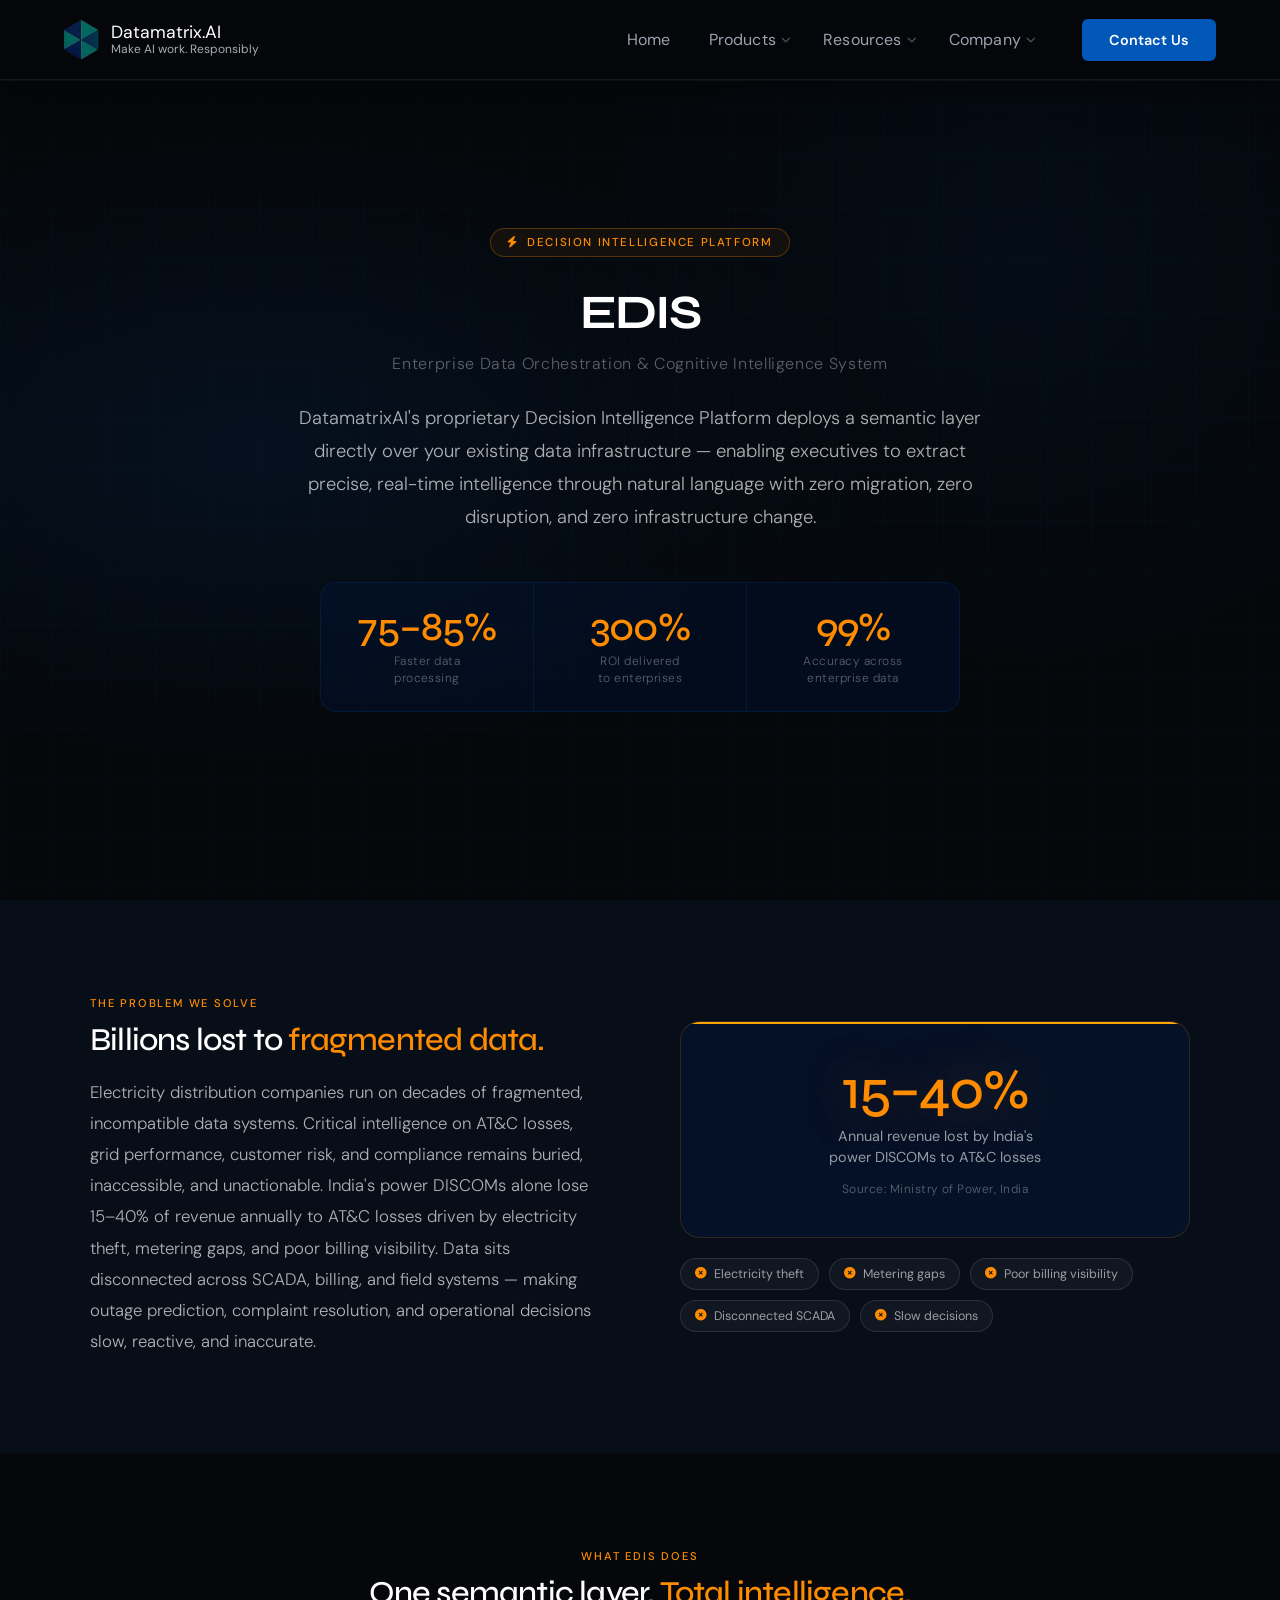
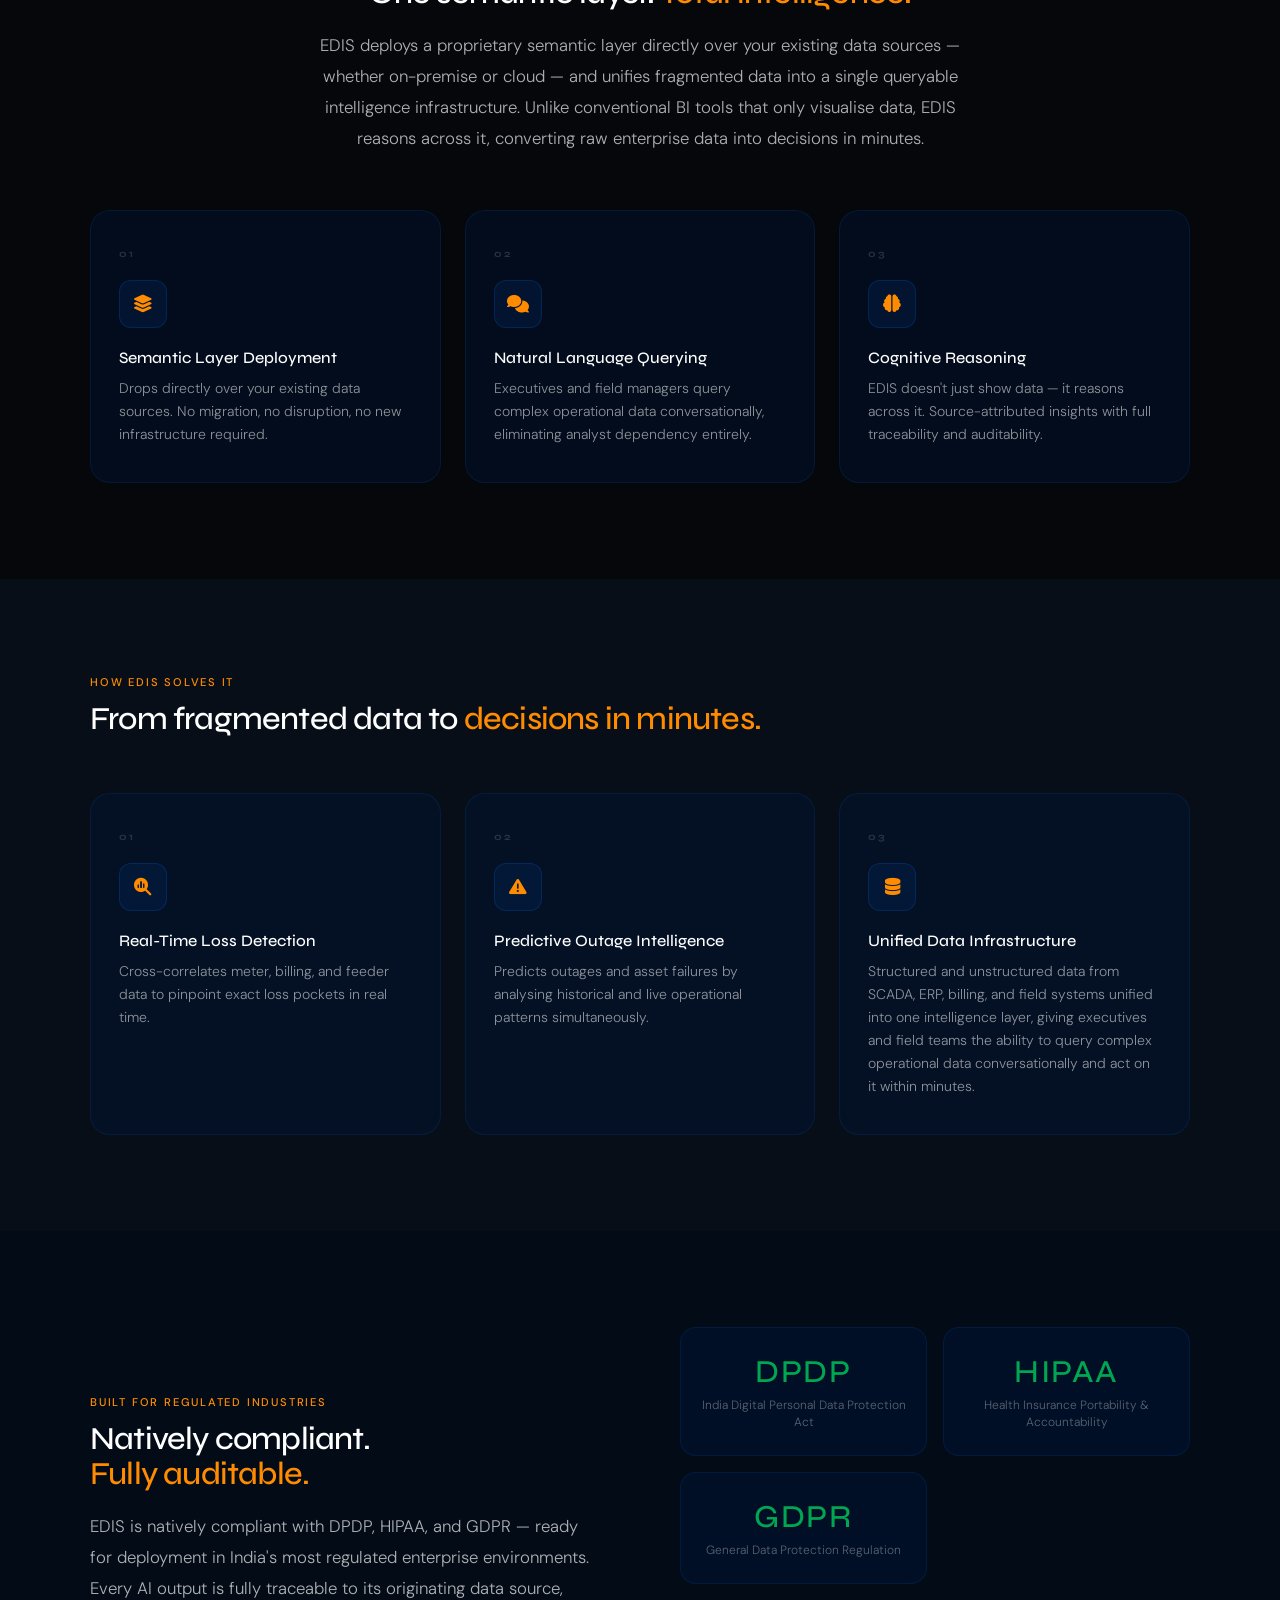
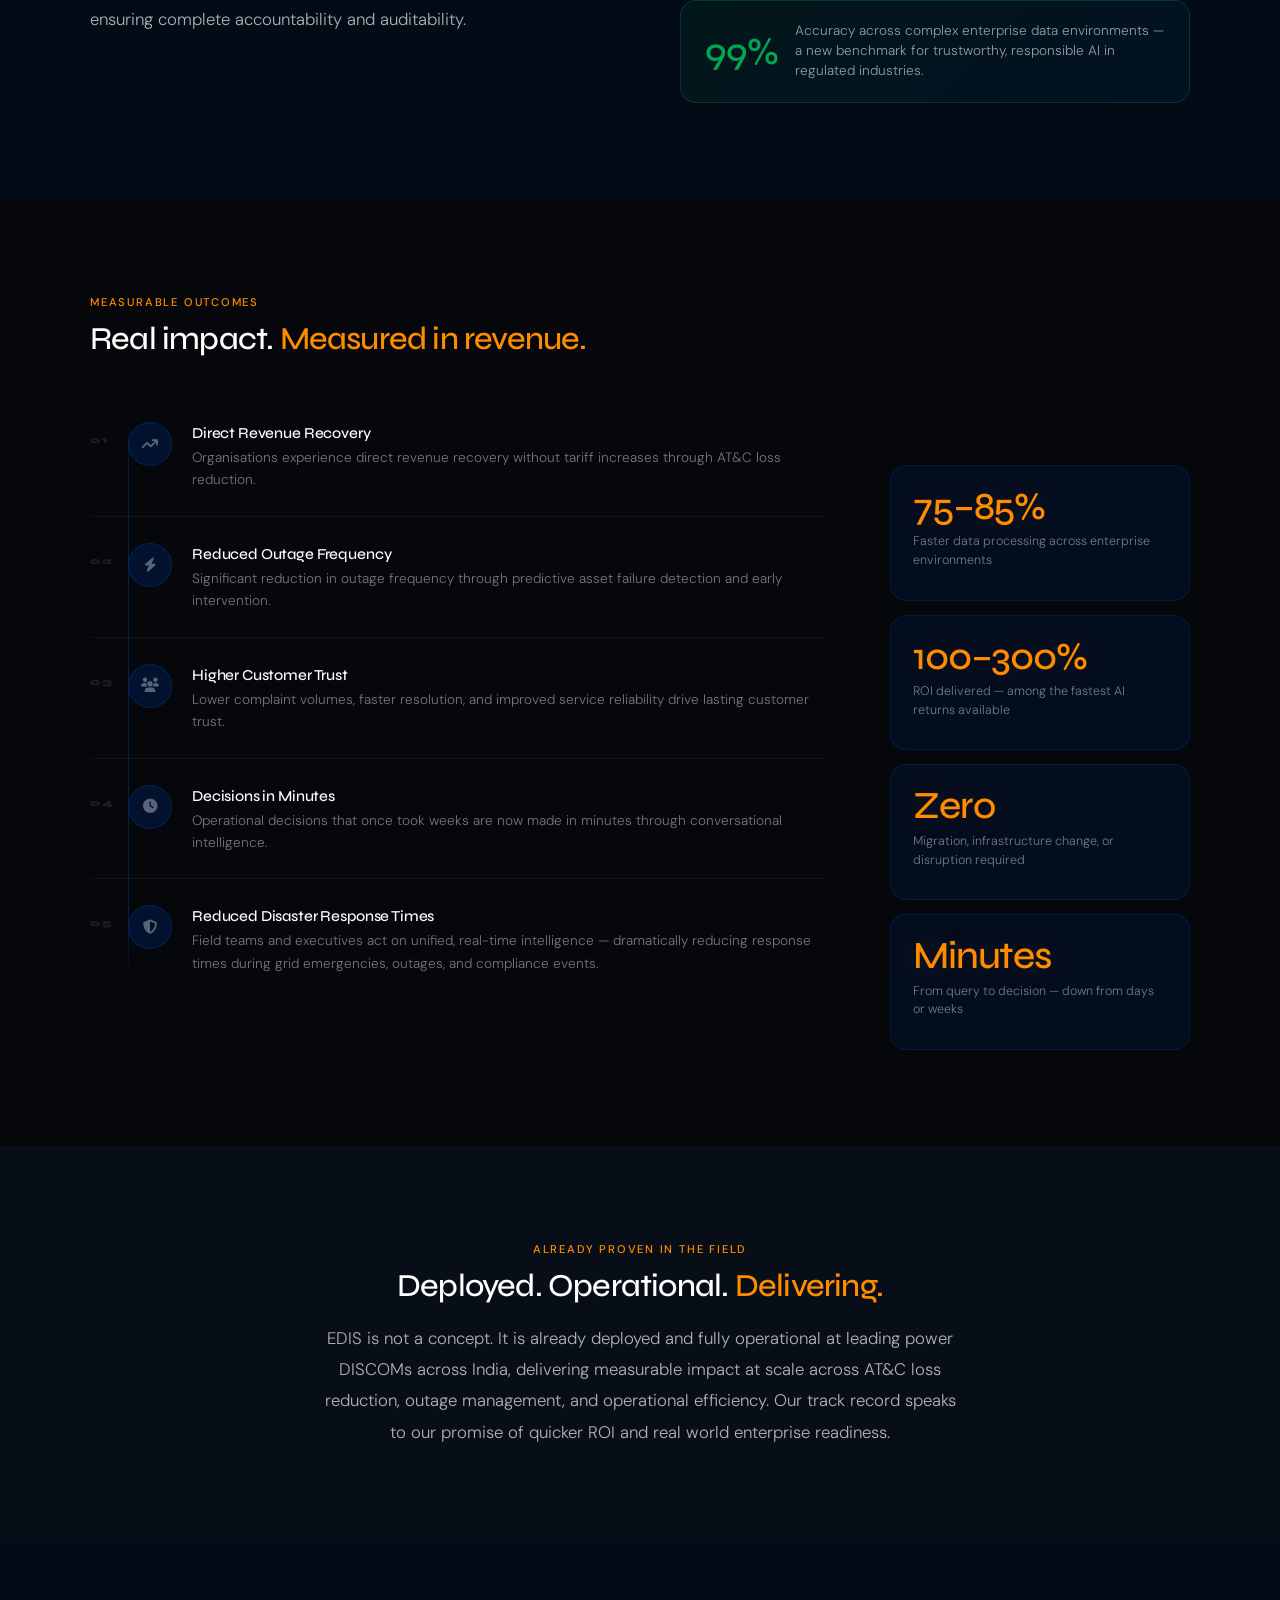
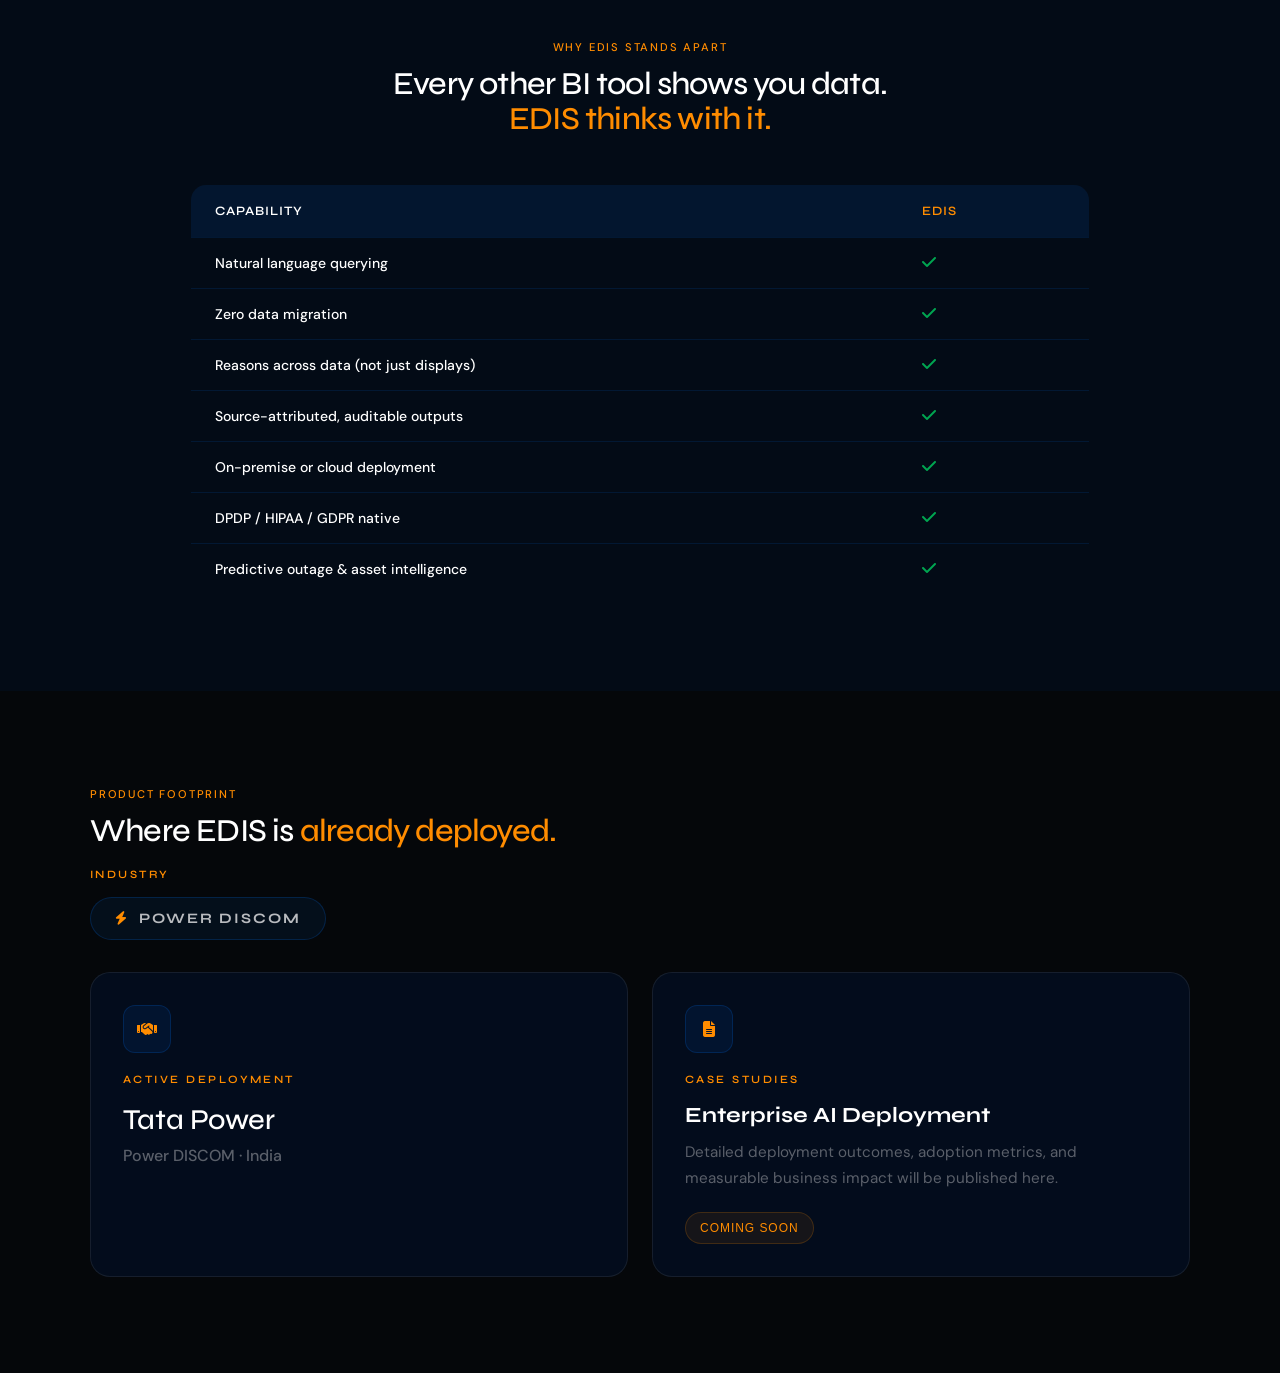
<file: edis.html>
<!DOCTYPE html>
<html lang="en">
<head>
    <meta charset="UTF-8">
    <meta name="viewport" content="width=device-width, initial-scale=1.0">
    <title>EDIS — Enterprise Data Orchestration & Cognitive Intelligence System</title>
    <meta name="description" content="EDIS is DatamatrixAI's proprietary Decision Intelligence Platform for power DISCOMs and regulated enterprises.">
    <link rel="icon" type="image/png" href="assets/images/logo.png">
    <link href="https://fonts.googleapis.com/css2?family=Syne:wght@600;700;800&family=DM+Sans:ital,opsz,wght@0,9..40,300;0,9..40,400;0,9..40,500;1,9..40,300&display=swap" rel="stylesheet">
    <link rel="stylesheet" href="https://cdnjs.cloudflare.com/ajax/libs/font-awesome/6.4.0/css/all.min.css">
    <link rel="stylesheet" href="css/styles.css">
    <link rel="stylesheet" href="css/nav-dropdown.css">

    <style>
        :root {
            --blue:    #0057B8;
            --orange:  #FF8C00;
            --green:   #00A651;
            --bg:      #05070a;
            --bg2:     #080e18;
            --bg3:     #030b16;
            --border:  rgba(0,87,184,0.18);
            --border-o:rgba(255,140,0,0.18);
            --white:   #ffffff;
            --dim:     rgba(255,255,255,0.58);
            --dimmer:  rgba(255,255,255,0.35);
        }

        *, *::before, *::after { box-sizing: border-box; margin: 0; padding: 0; }
        html { scroll-behavior: smooth; }

        body {
            font-family: 'DM Sans', sans-serif;
            background: var(--bg);
            color: var(--white);
            overflow-x: hidden;
        }

        a { text-decoration: none; color: inherit; }

        /* ─── HERO ── */
        .edis-hero {
            min-height: 100vh;
            display: flex;
            align-items: center;
            justify-content: center;
            padding: 120px 5% 80px;
            position: relative;
            overflow: hidden;
            background:
                radial-gradient(ellipse 80% 60% at 20% 50%, rgba(0,87,184,0.12) 0%, transparent 60%),
                radial-gradient(ellipse 60% 80% at 80% 30%, rgba(0,87,184,0.07) 0%, transparent 60%),
                var(--bg);
        }

        .edis-hero::before {
            content: '';
            position: absolute;
            inset: 0;
            background-image:
                linear-gradient(rgba(0,87,184,0.04) 1px, transparent 1px),
                linear-gradient(90deg, rgba(0,87,184,0.04) 1px, transparent 1px);
            background-size: 52px 52px;
            pointer-events: none;
        }

        .edis-hero__inner {
            position: relative;
            z-index: 1;
            max-width: 900px;
            margin: 0 auto;
            text-align: center;
        }

        .edis-hero__eyebrow {
            display: inline-flex;
            align-items: center;
            gap: 8px;
            font-size: 0.72rem;
            font-weight: 500;
            letter-spacing: 0.14em;
            text-transform: uppercase;
            color: var(--orange);
            border: 1px solid rgba(255,140,0,0.28);
            background: rgba(255,140,0,0.06);
            padding: 6px 16px;
            border-radius: 100px;
            margin-bottom: 32px;
        }

        .edis-hero__title {
            font-family: 'Syne', sans-serif;
            font-size: 3rem;
            font-weight: 700;
            line-height: 1.0;
            letter-spacing: -0.04em;
            color: var(--white);
            margin-bottom: 16px;
        }

        .edis-hero__title span { color: var(--orange); text-shadow: 0 0 60px rgba(255,140,0,0.3); }

        .edis-hero__fullname {
            font-size: clamp(0.5rem, 2vw, 1.0rem) !important;
            font-weight: 300;
            color: var(--dimmer);
            letter-spacing: 0.04em;
            margin-bottom: 28px;
        }

        .edis-hero__summary {
            font-size: clamp(1rem, 1.8vw, 1.15rem);
            font-weight: 300;
            line-height: 1.8;
            color: rgba(255,255,255,0.68);
            max-width: 720px;
            margin: 0 auto 48px;
        }

        .edis-hero__stats {
            display: flex;
            justify-content: center;
            border: 1px solid var(--border);
            border-radius: 16px;
            overflow: hidden;
            max-width: 640px;
            margin: 0 auto;
            background: rgba(0,20,55,0.4);
        }

        .edis-stat {
            flex: 1;
            min-width: 160px;
            padding: 24px 20px;
            text-align: center;
            border-right: 1px solid var(--border);
            transition: background 0.3s;
        }
        .edis-stat:last-child { border-right: none; }
        .edis-stat:hover { background: rgba(0,87,184,0.08); }

        .edis-stat__num {
            font-family: 'Syne', sans-serif;
            font-size: 2.5rem;
            font-weight: 500;
            color: var(--orange);
            line-height: 1;
            margin-bottom: 6px;
            letter-spacing: -0.02em;
        }

        .edis-stat__label {
            font-size: 0.75rem;
            font-weight: 300;
            color: var(--dimmer);
            letter-spacing: 0.04em;
            line-height: 1.4;
        }

        /* ─── SECTIONS ── */
        .edis-section { padding: 96px 5%; position: relative; }
        .edis-section--alt { background: var(--bg2); }
        .edis-section--dark { background: var(--bg3); }

        .edis-section__label {
            font-size: 0.7rem;
            font-weight: 500;
            letter-spacing: 0.16em;
            text-transform: uppercase;
            color: var(--orange);
            margin-bottom: 12px;
            display: block;
        }

        .edis-section__heading {
            font-family: 'Syne', sans-serif;
            font-size: 2rem;
            font-weight: 500;
            letter-spacing: -0.025em;
            line-height: 1.1;
            color: var(--white);
            margin-bottom: 20px;
        }

        .edis-section__heading em { font-style: normal; color: var(--orange); }

        .edis-section__body {
            font-size: 1.05rem;
            font-weight: 300;
            line-height: 1.85;
            color: rgba(255,255,255,0.68);
            max-width: 640px;
        }

        /* ─── PROBLEM ── */
        .edis-problem {
            display: grid;
            grid-template-columns: 1fr 1fr;
            gap: 80px;
            align-items: center;
            max-width: 1100px;
            margin: 0 auto;
        }

        .edis-loss-callout {
            background: rgba(0,20,55,0.5);
            border: 1px solid var(--border-o);
            border-radius: 20px;
            padding: 40px 36px;
            text-align: center;
            position: relative;
            overflow: hidden;
        }

        .edis-loss-callout::before {
            content: '';
            position: absolute;
            top: 0; left: 0; right: 0;
            height: 2px;
            background: orange;
        }

        .edis-loss-callout__num {
            font-family: 'Syne', sans-serif;
            font-size: 3.5rem;
            font-weight: 500;
            letter-spacing: -0.04em;
            line-height: 1;
            color: var(--orange);
            text-shadow: 0 0 60px rgba(255,140,0,0.35);
            margin-bottom: 8px;
        }

        .edis-loss-callout__label {
            font-size: 0.9rem;
            font-weight: 400;
            color: var(--dim);
            line-height: 1.5;
        }

        .edis-loss-callout__sub {
            font-size: 0.75rem;
            font-weight: 300;
            color: var(--dimmer);
            margin-top: 12px;
            letter-spacing: 0.04em;
        }

        .edis-problem__tags {
            display: flex;
            flex-wrap: wrap;
            gap: 10px;
            margin-top: 20px;
        }

        .edis-tag {
            display: inline-flex;
            align-items: center;
            gap: 7px;
            padding: 7px 14px;
            border-radius: 100px;
            border: 1px solid rgba(255,255,255,0.1);
            background: rgba(255,255,255,0.04);
            font-size: 0.78rem;
            color: var(--dim);
        }

        .edis-tag i { color: var(--orange); font-size: 0.72rem; }

        /* ─── STEPS ── */
        .edis-steps { max-width: 1100px; margin: 0 auto; }
        .edis-steps__header { max-width: 600px; margin-bottom: 56px; }

        .edis-steps__grid {
            display: grid;
            grid-template-columns: repeat(3, 1fr);
            gap: 24px;
        }

        .edis-step {
            background: rgba(0,20,55,0.4);
            border: 1px solid var(--border);
            border-radius: 20px;
            padding: 36px 28px;
            position: relative;
            overflow: hidden;
            transition: border-color 0.3s, transform 0.3s;
        }

        .edis-step:hover { border-color: rgba(255,140,0,0.35); transform: translateY(-4px); }

        .edis-step::after {
            content: '';
            position: absolute;
            bottom: 0; left: 0;
            width: 0%; height: 2px;
            background: linear-gradient(to right, var(--blue), var(--orange));
            transition: width 0.4s ease;
        }

        .edis-step:hover::after { width: 100%; }

        .edis-step__num {
            font-family: 'Syne', sans-serif;
            font-size: 0.65rem;
            font-weight: 700;
            letter-spacing: 0.2em;
            color: rgba(255,255,255,0.15);
            margin-bottom: 20px;
        }

        .edis-step__icon {
            width: 48px; height: 48px;
            border-radius: 12px;
            background: rgba(0,87,184,0.12);
            border: 1px solid rgba(0,87,184,0.28);
            display: flex;
            align-items: center;
            justify-content: center;
            font-size: 1.1rem;
            color: var(--orange);
            margin-bottom: 20px;
            transition: background 0.3s, border-color 0.3s;
        }

        .edis-step:hover .edis-step__icon {
            background: rgba(255,140,0,0.1);
            border-color: rgba(255,140,0,0.35);
        }

        .edis-step__title {
            font-family: 'Syne', sans-serif;
            font-size: 1rem;
            font-weight: 500;
            color: var(--white);
            margin-bottom: 10px;
        }

        .edis-step__desc {
            font-size: 0.875rem;
            font-weight: 300;
            color: rgba(255,255,255,0.55);
            line-height: 1.65;
        }

        /* ─── COMPLIANCE ── */
        .edis-compliance {
            max-width: 1100px;
            margin: 0 auto;
            display: grid;
            grid-template-columns: 1fr 1fr;
            gap: 80px;
            align-items: center;
        }

        .edis-compliance__badges {
            display: grid;
            grid-template-columns: 1fr 1fr;
            gap: 16px;
        }

        .edis-badge {
            background: rgba(0,20,55,0.5);
            border: 1px solid var(--border);
            border-radius: 16px;
            padding: 24px 20px;
            text-align: center;
            transition: border-color 0.3s, transform 0.3s;
        }

        .edis-badge:hover { border-color: rgba(0,166,81,0.4); transform: translateY(-3px); }

        .edis-badge__name {
            font-family: 'Syne', sans-serif;
            font-size: 2rem;
            font-weight: 500;
            color: var(--green);
            margin-bottom: 6px;
            letter-spacing: 0.05em;
        }

        .edis-badge__desc {
            font-size: 0.75rem;
            font-weight: 300;
            color: var(--dimmer);
            line-height: 1.4;
        }

        .edis-accuracy {
            grid-column: 1 / -1;
            background: linear-gradient(135deg, rgba(0,166,81,0.08), rgba(0,87,184,0.08));
            border: 1px solid rgba(0,166,81,0.25);
            border-radius: 16px;
            padding: 20px 24px;
            display: flex;
            align-items: center;
            gap: 16px;
        }

        .edis-accuracy__num {
            font-family: 'Syne', sans-serif;
            font-size: 2.4rem;
            font-weight: 500;
            color: var(--green);
            flex-shrink: 0;
        }

        .edis-accuracy__text {
            font-size: 0.85rem;
            font-weight: 300;
            color: var(--dim);
            line-height: 1.5;
        }

        /* ─── OUTCOMES ── */
        .edis-outcomes-split {
            display: grid;
            grid-template-columns: 1fr 300px;
            gap: 64px;
            align-items: start;
            max-width: 1100px;
            margin: 0 auto;
        }

        .edis-outcomes-left { min-width: 0; }

        .edis-outcomes-list {
            display: flex;
            flex-direction: column;
            margin-top: 40px;
            position: relative;
        }

        .edis-outcomes-list::before {
            content: '';
            position: absolute;
            left: 38px;
            top: 22px;
            bottom: 22px;
            width: 1px;
            background: linear-gradient(to bottom, transparent, rgba(0,87,184,0.35) 10%, rgba(0,87,184,0.35) 90%, transparent);
        }

        .edis-outcome-row {
            display: flex;
            align-items: flex-start;
            gap: 20px;
            padding: 24px 0;
            border-bottom: 1px solid rgba(255,255,255,0.045);
            position: relative;
            transition: all 0.3s ease;
        }

        .edis-outcome-row:last-child { border-bottom: none; }

        .edis-outcome-row:hover .edis-outcome-row__icon {
            background: rgba(255,140,0,0.12);
            border-color: rgba(255,140,0,0.4);
            color: #FF8C00;
            transform: scale(1.05);
        }

        .edis-outcome-row:hover .edis-outcome-row__title { color: #FF8C00; }

        .edis-outcome-row__num {
            font-family: 'Syne', sans-serif;
            font-size: 0.6rem;
            font-weight: 800;
            letter-spacing: 0.2em;
            color: rgba(255,255,255,0.1);
            width: 18px;
            flex-shrink: 0;
            padding-top: 14px;
            text-align: right;
        }

        .edis-outcome-row__icon {
            width: 44px;
            height: 44px;
            flex-shrink: 0;
            border-radius: 50%;
            background: rgba(0,20,55,0.8);
            border: 1px solid rgba(0,87,184,0.3);
            display: flex;
            align-items: center;
            justify-content: center;
            font-size: 0.9rem;
            color: rgba(255,255,255,0.35);
            position: relative;
            z-index: 1;
            transition: all 0.3s ease;
            margin-top: 2px;
        }

        .edis-outcome-row__body { flex: 1; padding-top: 4px; min-width: 0; }

        .edis-outcome-row__title {
            font-family: 'Syne', sans-serif;
            font-size: 0.95rem;
            font-weight: 500;
            color: #ffffff;
            margin-bottom: 5px;
            letter-spacing: -0.01em;
            transition: color 0.3s ease;
        }

        .edis-outcome-row__desc {
            font-family: 'DM Sans', sans-serif;
            font-size: 0.85rem;
            font-weight: 300;
            color: rgba(255,255,255,0.45);
            line-height: 1.65;
            margin: 0;
        }

        .edis-outcomes-right { margin-top: 170px; }

        .edis-metrics-sticky {
            position: sticky;
            top: 108px;
            display: flex;
            flex-direction: column;
            gap: 14px;
        }

        .edis-metric-card {
            background: rgba(0,20,55,0.5);
            border: 1px solid rgba(0,87,184,0.2);
            border-radius: 16px;
            padding: 22px 22px 18px;
            position: relative;
            overflow: hidden;
            transition: border-color 0.3s ease, transform 0.3s ease;
        }

        .edis-metric-card::before {
            content: '';
            position: absolute;
            top: 0; left: 0; right: 0;
            height: 1px;
            background: linear-gradient(to right, transparent, rgba(255,140,0,0.4), transparent);
            opacity: 0;
            transition: opacity 0.3s ease;
        }

        .edis-metric-card:hover::before { opacity: 1; }

        .edis-metric-card__num {
            font-family: 'Syne', sans-serif;
            font-size: 2.4rem;
            font-weight: 500;
            color: #FF8C00;
            letter-spacing: -0.03em;
            line-height: 1;
            margin-bottom: 6px;
            text-shadow: 0 0 30px rgba(255,140,0,0.2);
        }

        .edis-metric-card__label {
            font-family: 'DM Sans', sans-serif;
            font-size: 0.78rem;
            font-weight: 300;
            color: rgba(255,255,255,0.45);
            line-height: 1.5;
            margin-bottom: 12px;
        }

        @media (max-width: 900px) {
            .edis-outcomes-split { grid-template-columns: 1fr; gap: 40px; }
            .edis-outcomes-right { margin-top: 0; order: -1; }
            .edis-metrics-sticky { position: static; display: grid; grid-template-columns: 1fr 1fr; gap: 12px; }
        }

        @media (max-width: 540px) {
            .edis-metrics-sticky { grid-template-columns: 1fr; }
            .edis-outcomes-list::before { display: none; }
            .edis-outcome-row__num { display: none; }
            .edis-outcome-row { gap: 14px; padding: 18px 0; }
        }

        /* ─── PROVEN ── */
        .edis-proven {
            max-width: 1100px;
            margin: 0 auto;
            display: flex;
            justify-content: center;
            align-items: center;
            text-align: center;
            gap: 80px;
        }

        .edis-proven > div { max-width: 800px; }

        /* ─── DIFF TABLE ── */
        .edis-diff { max-width: 900px; margin: 0 auto; }
        .edis-diff__header { text-align: center; margin-bottom: 48px; }

        .edis-diff__table {
            width: 100%;
            border-collapse: collapse;
            border-radius: 16px;
            overflow: hidden;
            border: 1px solid var(--border);
        }

        .edis-diff__table thead tr { background: rgba(0,87,184,0.15); }

        .edis-diff__table th {
            font-family: 'Syne', sans-serif;
            font-size: 0.8rem;
            font-weight: 600;
            letter-spacing: 0.08em;
            text-transform: uppercase;
            padding: 18px 24px;
            text-align: left;
            color: var(--white);
            border-bottom: 1px solid var(--border);
        }

        .edis-diff__table th:nth-child(2) { color: var(--orange); }

        .edis-diff__table tbody tr {
            border-bottom: 1px solid var(--border);
            transition: background 0.2s;
        }

        .edis-diff__table tbody tr:last-child { border-bottom: none; }
        .edis-diff__table tbody tr:hover { background: rgba(0,87,184,0.05); }

        .edis-diff__table td {
            font-size: 0.875rem;
            font-weight: 300;
            padding: 16px 24px;
            vertical-align: middle;
            color: var(--dim);
        }

        .edis-diff__table td:first-child { font-weight: 500; color: var(--white); }
        .edis-diff__table td .check { color: var(--green); font-size: 1rem; }
        .edis-diff__table td .cross { color: rgba(255,255,255,0.2); font-size: 1rem; }

        /* ─── FOOTPRINT ── */
        .edis-footprint { max-width: 1100px; margin: 0 auto; }

        .edis-footprint-bottom {
            display: grid;
            grid-template-columns: 1fr 1fr;
            gap: 24px;
            margin-top: 32px;
        }

        .edis-deployment-card,
        .edis-case-preview {
            background: rgba(0,20,55,0.4);
            border: 1px solid rgba(255,255,255,0.08);
            border-radius: 20px;
            padding: 32px;
            transition: all 0.3s ease;
        }

        .edis-footprint__card-icon {
            width: 48px;
            height: 48px;
            border-radius: 12px;
            background: rgba(0,87,184,0.12);
            border: 1px solid rgba(0,87,184,0.28);
            display: flex;
            align-items: center;
            justify-content: center;
            font-size: 1rem;
            color: var(--orange);
            margin-bottom: 20px;
        }

        .edis-footprint__card-title {
            font-family: 'Syne', sans-serif;
            font-size: 0.7rem;
            font-weight: 600;
            letter-spacing: 0.22em;
            text-transform: uppercase;
            color: var(--orange);
            margin-bottom: 16px;
        }

        .edis-deployment-company {
            font-family: 'Syne', sans-serif;
            font-size: 1.8rem;
            font-weight: 500;
            color: var(--white);
            margin-bottom: 8px;
        }

        .edis-deployment-meta {
            font-size: 1rem;
            font-weight: 500;
            color: var(--dimmer);
            margin-bottom: 20px;
        }

        .edis-deployment-status {
            display: inline-flex;
            padding: 8px 14px;
            border-radius: 999px;
            background: rgba(255,140,0,0.08);
            border: 1px solid rgba(255,140,0,0.18);
            color: var(--orange);
            font-size: 0.75rem;
            letter-spacing: 0.08em;
            text-transform: uppercase;
        }

        .edis-case-preview h4 {
            font-family: 'Syne', sans-serif;
            font-size: 1.35rem;
            color: var(--white);
            margin-bottom: 12px;
        }

        .edis-case-preview p {
            color: var(--dimmer);
            font-size: 0.95rem;
            line-height: 1.7;
            margin-bottom: 20px;
        }

        .edis-case-preview__tag {
            display: inline-flex;
            padding: 8px 14px;
            border-radius: 999px;
            background: rgba(255,140,0,0.08);
            border: 1px solid rgba(255,140,0,0.18);
            color: var(--orange);
            font-size: 0.75rem;
            letter-spacing: 0.08em;
            text-transform: uppercase;
            cursor: default;
        }

        /* ─── INDUSTRY PILL (replaces marquee) ── */
        .edis-industry-block {
            margin-bottom: 32px;
        }

        .edis-industry-pill {
            display: inline-flex;
            align-items: center;
            gap: 10px;
            background: rgba(0,87,184,0.1);
            border: 1px solid rgba(0,87,184,0.28);
            border-radius: 100px;
            padding: 12px 24px;
            font-family: 'Syne', sans-serif;
            font-size: 0.9rem;
            font-weight: 700;
            letter-spacing: 0.14em;
            text-transform: uppercase;
            color: rgba(255,255,255,0.72);
        }

        .edis-industry-pill i {
            color: var(--orange);
            font-size: 0.85rem;
        }

        /* ─── SCROLL REVEAL ── */
        .sr {
            opacity: 0;
            transform: translateY(32px);
            transition: opacity 0.7s cubic-bezier(0.22,1,0.36,1),
                        transform 0.7s cubic-bezier(0.22,1,0.36,1);
        }
        .sr.sr--visible { opacity: 1; transform: translateY(0); }
        .sr--delay-1 { transition-delay: 0.1s; }
        .sr--delay-2 { transition-delay: 0.2s; }
        .sr--delay-3 { transition-delay: 0.3s; }
        .sr--delay-4 { transition-delay: 0.4s; }

        /* ─── RESPONSIVE ── */
        @media (max-width: 900px) {
            .edis-problem,
            .edis-compliance,
            .edis-proven { grid-template-columns: 1fr; gap: 48px; }
            .edis-steps__grid { grid-template-columns: 1fr; }
            .edis-footprint-bottom { grid-template-columns: 1fr; }
        }

        @media (max-width: 640px) {
            .edis-hero__stats { flex-direction: column; }
            .edis-stat { border-right: none; border-bottom: 1px solid var(--border); }
            .edis-stat:last-child { border-bottom: none; }
            .edis-compliance__badges { grid-template-columns: 1fr; }
            .edis-diff__table { font-size: 0.8rem; }
            .edis-diff__table td, .edis-diff__table th { padding: 12px 14px; }
        }
    </style>
</head>
<body>

<script src="js/nav-inject.js"></script>

<!-- ═══════════ HERO ═══════════ -->
<section class="edis-hero">
    <div class="edis-hero__inner">
        <div class="edis-hero__eyebrow sr">
            <i class="fas fa-bolt"></i>
            Decision Intelligence Platform
        </div>
        <h1 class="edis-hero__title sr sr--delay-1">EDIS</h1>
        <p class="edis-hero__fullname sr sr--delay-2">
            Enterprise Data Orchestration &amp; Cognitive Intelligence System
        </p>
        <p class="edis-hero__summary sr sr--delay-3">
            DatamatrixAI's proprietary Decision Intelligence Platform deploys a semantic layer
            directly over your existing data infrastructure — enabling executives to extract
            precise, real-time intelligence through natural language with zero migration,
            zero disruption, and zero infrastructure change.
        </p>
        <div class="edis-hero__stats sr sr--delay-4">
            <div class="edis-stat">
                <div class="edis-stat__num">75–85%</div>
                <div class="edis-stat__label">Faster data<br>processing</div>
            </div>
            <div class="edis-stat">
                <div class="edis-stat__num">300%</div>
                <div class="edis-stat__label">ROI delivered<br>to enterprises</div>
            </div>
            <div class="edis-stat">
                <div class="edis-stat__num">99%</div>
                <div class="edis-stat__label">Accuracy across<br>enterprise data</div>
            </div>
        </div>
    </div>
</section>


<!-- ═══════════ THE PROBLEM ═══════════ -->
<section class="edis-section edis-section--alt">
    <div class="edis-problem">
        <div class="edis-problem__text sr">
            <span class="edis-section__label">The Problem We Solve</span>
            <h2 class="edis-section__heading">Billions lost to <em>fragmented data.</em></h2>
            <p class="edis-section__body">
                Electricity distribution companies run on decades of fragmented, incompatible
                data systems. Critical intelligence on AT&amp;C losses, grid performance, customer
                risk, and compliance remains buried, inaccessible, and unactionable.
                India's power DISCOMs alone lose 15–40% of revenue annually to AT&amp;C losses
                driven by electricity theft, metering gaps, and poor billing visibility.
                Data sits disconnected across SCADA, billing, and field systems — making
                outage prediction, complaint resolution, and operational decisions slow,
                reactive, and inaccurate.
            </p>
        </div>
        <div class="edis-problem__visual sr sr--delay-2">
            <div class="edis-loss-callout">
                <div class="edis-loss-callout__num">15–40%</div>
                <div class="edis-loss-callout__label">Annual revenue lost by India's<br>power DISCOMs to AT&amp;C losses</div>
                <div class="edis-loss-callout__sub">Source: Ministry of Power, India</div>
            </div>
            <div class="edis-problem__tags">
                <span class="edis-tag"><i class="fas fa-circle-xmark"></i> Electricity theft</span>
                <span class="edis-tag"><i class="fas fa-circle-xmark"></i> Metering gaps</span>
                <span class="edis-tag"><i class="fas fa-circle-xmark"></i> Poor billing visibility</span>
                <span class="edis-tag"><i class="fas fa-circle-xmark"></i> Disconnected SCADA</span>
                <span class="edis-tag"><i class="fas fa-circle-xmark"></i> Slow decisions</span>
            </div>
        </div>
    </div>
</section>


<!-- ═══════════ WHAT EDIS DOES ═══════════ -->
<section class="edis-section">
    <div class="edis-steps">
        <div class="edis-steps__header sr" style="max-width: 100%; text-align: center; margin-left: auto; margin-right: auto;">
            <span class="edis-section__label">What EDIS Does</span>
            <h2 class="edis-section__heading">One semantic layer. <em>Total intelligence.</em></h2>
            <p class="edis-section__body" style="margin: 0 auto;">
                EDIS deploys a proprietary semantic layer directly over your existing data sources —
                whether on-premise or cloud — and unifies fragmented data into a single queryable
                intelligence infrastructure. Unlike conventional BI tools that only visualise data,
                EDIS reasons across it, converting raw enterprise data into decisions in minutes.
            </p>
        </div>
        <div class="edis-steps__grid">
            <div class="edis-step sr sr--delay-1">
                <div class="edis-step__num">01</div>
                <div class="edis-step__icon"><i class="fas fa-layer-group"></i></div>
                <h3 class="edis-step__title">Semantic Layer Deployment</h3>
                <p class="edis-step__desc">Drops directly over your existing data sources. No migration, no disruption, no new infrastructure required.</p>
            </div>
            <div class="edis-step sr sr--delay-1">
                <div class="edis-step__num">02</div>
                <div class="edis-step__icon"><i class="fas fa-comments"></i></div>
                <h3 class="edis-step__title">Natural Language Querying</h3>
                <p class="edis-step__desc">Executives and field managers query complex operational data conversationally, eliminating analyst dependency entirely.</p>
            </div>
            <div class="edis-step sr sr--delay-1">
                <div class="edis-step__num">03</div>
                <div class="edis-step__icon"><i class="fas fa-brain"></i></div>
                <h3 class="edis-step__title">Cognitive Reasoning</h3>
                <p class="edis-step__desc">EDIS doesn't just show data — it reasons across it. Source-attributed insights with full traceability and auditability.</p>
            </div>
        </div>
    </div>
</section>


<!-- ═══════════ HOW EDIS SOLVES IT ═══════════ -->
<section class="edis-section edis-section--alt">
    <div class="edis-steps">
        <div class="edis-steps__header sr">
            <span class="edis-section__label">How EDIS Solves It</span>
            <h2 class="edis-section__heading" style="white-space: nowrap;">From fragmented data to <em>decisions in minutes.</em></h2>
        </div>
        <div class="edis-steps__grid">
            <div class="edis-step sr sr--delay-1">
                <div class="edis-step__num">01</div>
                <div class="edis-step__icon"><i class="fas fa-magnifying-glass-chart"></i></div>
                <h3 class="edis-step__title">Real-Time Loss Detection</h3>
                <p class="edis-step__desc">Cross-correlates meter, billing, and feeder data to pinpoint exact loss pockets in real time.</p>
            </div>
            <div class="edis-step sr sr--delay-1">
                <div class="edis-step__num">02</div>
                <div class="edis-step__icon"><i class="fas fa-triangle-exclamation"></i></div>
                <h3 class="edis-step__title">Predictive Outage Intelligence</h3>
                <p class="edis-step__desc">Predicts outages and asset failures by analysing historical and live operational patterns simultaneously.</p>
            </div>
            <div class="edis-step sr sr--delay-1">
                <div class="edis-step__num">03</div>
                <div class="edis-step__icon"><i class="fas fa-database"></i></div>
                <h3 class="edis-step__title">Unified Data Infrastructure</h3>
                <p class="edis-step__desc">Structured and unstructured data from SCADA, ERP, billing, and field systems unified into one intelligence layer, giving executives and field teams the ability to query complex operational data conversationally and act on it within minutes.</p>
            </div>
        </div>
    </div>
</section>


<!-- ═══════════ COMPLIANCE ═══════════ -->
<section class="edis-section edis-section--dark">
    <div class="edis-compliance">
        <div class="sr">
            <span class="edis-section__label">Built for Regulated Industries</span>
            <h2 class="edis-section__heading">Natively compliant.<br><em>Fully auditable.</em></h2>
            <p class="edis-section__body">
                EDIS is natively compliant with DPDP, HIPAA, and GDPR — ready for deployment
                in India's most regulated enterprise environments. Every AI output is fully
                traceable to its originating data source, ensuring complete accountability
                and auditability.
            </p>
        </div>
        <div class="sr sr--delay-2">
            <div class="edis-compliance__badges">
                <div class="edis-badge">
                    <div class="edis-badge__name">DPDP</div>
                    <div class="edis-badge__desc">India Digital Personal Data Protection Act</div>
                </div>
                <div class="edis-badge">
                    <div class="edis-badge__name">HIPAA</div>
                    <div class="edis-badge__desc">Health Insurance Portability &amp; Accountability</div>
                </div>
                <div class="edis-badge">
                    <div class="edis-badge__name">GDPR</div>
                    <div class="edis-badge__desc">General Data Protection Regulation</div>
                </div>
                <div class="edis-accuracy">
                    <div class="edis-accuracy__num">99%</div>
                    <div class="edis-accuracy__text">Accuracy across complex enterprise data environments — a new benchmark for trustworthy, responsible AI in regulated industries.</div>
                </div>
            </div>
        </div>
    </div>
</section>


<!-- ═══════════ OUTCOMES ═══════════ -->
<section class="edis-section">
    <div class="edis-outcomes-split">
        <div class="edis-outcomes-left">
            <div class="edis-outcomes__header sr">
                <span class="edis-section__label">Measurable Outcomes</span>
                <h2 class="edis-section__heading">Real impact. <em>Measured in revenue.</em></h2>
            </div>
            <div class="edis-outcomes-list">
                <div class="edis-outcome-row sr sr--delay-1">
                    <div class="edis-outcome-row__num">01</div>
                    <div class="edis-outcome-row__icon"><i class="fas fa-arrow-trend-up"></i></div>
                    <div class="edis-outcome-row__body">
                        <h3 class="edis-outcome-row__title">Direct Revenue Recovery</h3>
                        <p class="edis-outcome-row__desc">Organisations experience direct revenue recovery without tariff increases through AT&C loss reduction.</p>
                    </div>
                </div>
                <div class="edis-outcome-row sr sr--delay-2">
                    <div class="edis-outcome-row__num">02</div>
                    <div class="edis-outcome-row__icon"><i class="fas fa-bolt"></i></div>
                    <div class="edis-outcome-row__body">
                        <h3 class="edis-outcome-row__title">Reduced Outage Frequency</h3>
                        <p class="edis-outcome-row__desc">Significant reduction in outage frequency through predictive asset failure detection and early intervention.</p>
                    </div>
                </div>
                <div class="edis-outcome-row sr sr--delay-3">
                    <div class="edis-outcome-row__num">03</div>
                    <div class="edis-outcome-row__icon"><i class="fas fa-users"></i></div>
                    <div class="edis-outcome-row__body">
                        <h3 class="edis-outcome-row__title">Higher Customer Trust</h3>
                        <p class="edis-outcome-row__desc">Lower complaint volumes, faster resolution, and improved service reliability drive lasting customer trust.</p>
                    </div>
                </div>
                <div class="edis-outcome-row sr sr--delay-4">
                    <div class="edis-outcome-row__num">04</div>
                    <div class="edis-outcome-row__icon"><i class="fas fa-clock"></i></div>
                    <div class="edis-outcome-row__body">
                        <h3 class="edis-outcome-row__title">Decisions in Minutes</h3>
                        <p class="edis-outcome-row__desc">Operational decisions that once took weeks are now made in minutes through conversational intelligence.</p>
                    </div>
                </div>
                <div class="edis-outcome-row sr sr--delay-4">
                    <div class="edis-outcome-row__num">05</div>
                    <div class="edis-outcome-row__icon"><i class="fas fa-shield-halved"></i></div>
                    <div class="edis-outcome-row__body">
                        <h3 class="edis-outcome-row__title">Reduced Disaster Response Times</h3>
                        <p class="edis-outcome-row__desc">Field teams and executives act on unified, real-time intelligence — dramatically reducing response times during grid emergencies, outages, and compliance events.</p>
                    </div>
                </div>
            </div>
        </div>
        <div class="edis-outcomes-right">
            <div class="edis-metrics-sticky sr">
                <div class="edis-metric-card">
                    <div class="edis-metric-card__num">75–85%</div>
                    <div class="edis-metric-card__label">Faster data processing across enterprise environments</div>
                </div>
                <div class="edis-metric-card">
                    <div class="edis-metric-card__num">100–300%</div>
                    <div class="edis-metric-card__label">ROI delivered — among the fastest AI returns available</div>
                </div>
                <div class="edis-metric-card">
                    <div class="edis-metric-card__num">Zero</div>
                    <div class="edis-metric-card__label">Migration, infrastructure change, or disruption required</div>
                </div>
                <div class="edis-metric-card">
                    <div class="edis-metric-card__num">Minutes</div>
                    <div class="edis-metric-card__label">From query to decision — down from days or weeks</div>
                </div>
            </div>
        </div>
    </div>
</section>


<!-- ═══════════ PROVEN IN FIELD ═══════════ -->
<section class="edis-section edis-section--alt">
    <div class="edis-proven">
        <div class="sr">
            <span class="edis-section__label">Already Proven in the Field</span>
            <h2 class="edis-section__heading">Deployed.  Operational.<em>  Delivering.</em></h2>
            <p class="edis-section__body">
                EDIS is not a concept. It is already deployed and fully operational at leading
                power DISCOMs across India, delivering measurable impact at scale across
                AT&amp;C loss reduction, outage management, and operational efficiency. Our track record speaks to our promise of quicker ROI and real world enterprise readiness.
            </p>
        </div>
    </div>
</section>


<!-- ═══════════ WHY EDIS ═══════════ -->
<section class="edis-section edis-section--dark">
    <div class="edis-diff">
        <div class="edis-diff__header sr">
            <span class="edis-section__label">Why EDIS Stands Apart</span>
            <h2 class="edis-section__heading">
                Every other BI tool shows you data.<br><em>EDIS thinks with it.</em>
            </h2>
        </div>
        <div class="sr sr--delay-1">
            <table class="edis-diff__table">
                <thead>
                    <tr>
                        <th>Capability</th>
                        <th>EDIS</th>
                    </tr>
                </thead>
                <tbody>
                    <tr><td>Natural language querying</td><td><i class="fas fa-check check"></i></td></tr>
                    <tr><td>Zero data migration</td><td><i class="fas fa-check check"></i></td></tr>
                    <tr><td>Reasons across data (not just displays)</td><td><i class="fas fa-check check"></i></td></tr>
                    <tr><td>Source-attributed, auditable outputs</td><td><i class="fas fa-check check"></i></td></tr>
                    <tr><td>On-premise or cloud deployment</td><td><i class="fas fa-check check"></i></td></tr>
                    <tr><td>DPDP / HIPAA / GDPR native</td><td><i class="fas fa-check check"></i></td></tr>
                    <tr><td>Predictive outage &amp; asset intelligence</td><td><i class="fas fa-check check"></i></td></tr>
                </tbody>
            </table>
        </div>
    </div>
</section>


<!-- ═══════════ PRODUCT FOOTPRINT ═══════════ -->
<section class="edis-section">
    <div class="edis-footprint">

        <div class="edis-footprint__header sr">
            <span class="edis-section__label">Product Footprint</span>
            <h2 class="edis-section__heading">Where EDIS is <em>already deployed.</em></h2>
        </div>

        <!-- Industry — single static pill, no marquee -->
        <div class="edis-industry-block sr sr--delay-1">
            <div class="edis-footprint__card-title">Industry</div>
            <div class="edis-industry-pill">
                <i class="fas fa-bolt"></i>
                Power DISCOM
            </div>
        </div>

        <!-- Bottom cards -->
        <div class="edis-footprint-bottom">

            <div class="edis-deployment-card sr sr--delay-2">
                <div class="edis-footprint__card-icon"><i class="fas fa-handshake"></i></div>
                <div class="edis-footprint__card-title">Active Deployment</div>
                <div class="edis-deployment-company">Tata Power</div>
                <div class="edis-deployment-meta">Power DISCOM · India</div>
            </div>

            <div class="edis-case-preview sr sr--delay-3">
                <div class="edis-footprint__card-icon"><i class="fas fa-file-lines"></i></div>
                <div class="edis-footprint__card-title">Case Studies</div>
                <h4>Enterprise AI Deployment</h4>
                <p>Detailed deployment outcomes, adoption metrics, and measurable business impact will be published here.</p>
                <button class="edis-case-preview__tag">Coming Soon</button>
            </div>

        </div>

    </div>
</section>

<script>
(function () {
    const els = document.querySelectorAll('.sr');
    if (!els.length) return;
    const obs = new IntersectionObserver((entries) => {
        entries.forEach(e => {
            if (e.isIntersecting) {
                e.target.classList.add('sr--visible');
                obs.unobserve(e.target);
            }
        });
    }, { threshold: 0.15 });
    els.forEach(el => obs.observe(el));
})();
</script>

<script src="js/nav.js"></script>

</body>
</html>
</file>
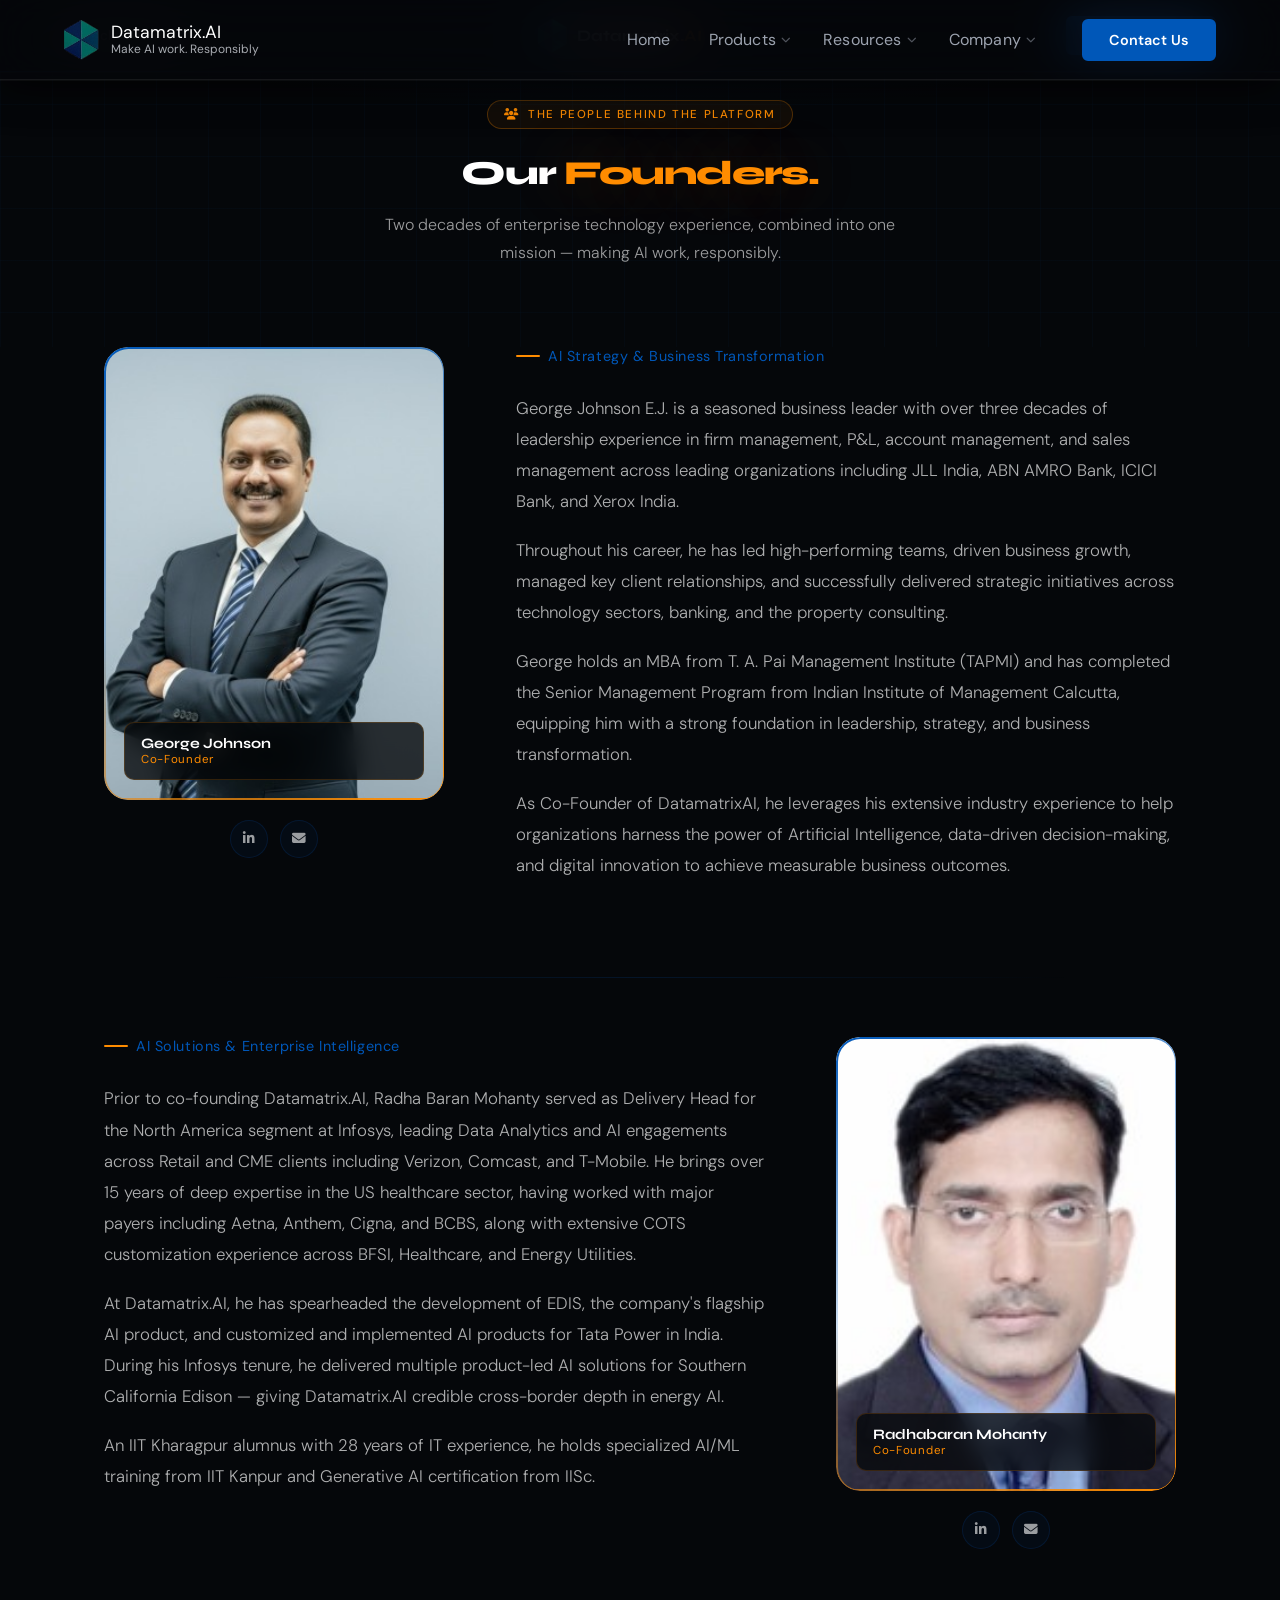
<file: founders.html>
<!DOCTYPE html>
<html lang="en">
<head>
    <meta charset="UTF-8">
    <meta name="viewport" content="width=device-width, initial-scale=1.0">
    <title>Our Founders — DatamatrixAI</title>
    <meta name="description" content="Meet the founders of DatamatrixAI — the people behind enterprise AI built responsibly.">
    <link rel="stylesheet" href="css/styles.css">
    <link rel="stylesheet" href="css/nav-dropdown.css">
    <link rel="icon" type="image/png" href="assets/images/logo.png">
    <link href="https://fonts.googleapis.com/css2?family=Syne:wght@600;700;800&family=DM+Sans:ital,opsz,wght@0,9..40,300;0,9..40,400;0,9..40,500;1,9..40,300&display=swap" rel="stylesheet">
    <link rel="stylesheet" href="https://cdnjs.cloudflare.com/ajax/libs/font-awesome/6.4.0/css/all.min.css">

    <style>
        /* ─── VARIABLES ─────────────────────────── */
        :root {
            --blue:    #0057B8;
            --orange:  #FF8C00;
            --green:   #00A651;
            --bg:      #05070a;
            --bg2:     #080e18;
            --border:  rgba(0,87,184,0.18);
            --border-o:rgba(255,140,0,0.18);
            --white:   #ffffff;
            --dim:     rgba(255,255,255,0.60);
            --dimmer:  rgba(255,255,255,0.35);
        }

        *, *::before, *::after { box-sizing: border-box; margin: 0; padding: 0; }
        html { scroll-behavior: smooth; }

        body {
            font-family: 'DM Sans', sans-serif;
            background: var(--bg);
            color: var(--white);
            overflow-x: hidden;
            min-height: 100vh;
        }

        a { text-decoration: none; color: inherit; }

        /* ─── HEADER ────────────────────────────── */
        .f-header {
            position: fixed;
            top: 0; left: 0;
            width: 100%;
            height: 72px;
            z-index: 1000;
            display: flex;
            align-items: center;
            justify-content: space-between;
            padding: 0 5%;
            background: rgba(5,7,10,0.85);
            backdrop-filter: blur(16px);
            -webkit-backdrop-filter: blur(16px);
            border-bottom: 1px solid var(--border);
        }

        .f-header__back {
            display: inline-flex;
            align-items: center;
            gap: 8px;
            font-size: 0.85rem;
            font-weight: 500;
            color: var(--dim);
            transition: color 0.2s;
        }
        .f-header__back:hover { color: var(--orange); }

        .f-header__logo {
            display: flex;
            align-items: center;
            gap: 10px;
        }
        .f-header__logo img { height: 34px; }
        .f-header__logo-text {
            font-family: 'Syne', sans-serif;
            font-size: 1rem;
            font-weight: 700;
        }
        .f-header__logo-text em {
            font-style: normal;
            color: var(--orange);
        }

        .f-header__cta {
            display: inline-flex;
            align-items: center;
            gap: 8px;
            padding: 9px 22px;
            border-radius: 6px;
            background: var(--blue);
            color: var(--white);
            font-size: 0.85rem;
            font-weight: 500;
            border: 2px solid var(--blue);
            transition: all 0.3s;
        }
        .f-header__cta:hover {
            background: transparent;
            border-color: var(--orange);
            color: var(--orange);
        }

        /* ─── PAGE HERO ─────────────────────────── */
        .f-hero {
            padding: 100px 5% 80px;
            text-align: center;
            position: relative;
            overflow: hidden;
            background:
                radial-gradient(ellipse 70% 50% at 50% 0%, rgba(0,87,184,0.1) 0%, transparent 65%),
                var(--bg);
        }

        /* grid texture */
        .f-hero::before {
            content: '';
            position: absolute;
            inset: 0;
            background-image:
                linear-gradient(rgba(0,87,184,0.035) 1px, transparent 1px),
                linear-gradient(90deg, rgba(0,87,184,0.035) 1px, transparent 1px);
            background-size: 52px 52px;
            pointer-events: none;
        }

        .f-hero__eyebrow {
            display: inline-flex;
            align-items: center;
            gap: 8px;
            font-size: 0.72rem;
            font-weight: 500;
            letter-spacing: 0.14em;
            text-transform: uppercase;
            color: var(--orange);
            border: 1px solid rgba(255,140,0,0.28);
            background: rgba(255,140,0,0.06);
            padding: 6px 16px;
            border-radius: 100px;
            margin-bottom: 28px;
            position: relative;
        }

        .f-hero__title {
            font-family: 'Syne', sans-serif;
            font-size: clamp(1.3rem, 3.5vw, 2.1rem) !important;    
            font-weight: 800;
            letter-spacing: -0.04em;
            line-height: 1.0;
            color: var(--white);
            margin-bottom: 20px;
            position: relative;
        }

        .f-hero__title em {
            font-style: normal;
            color: var(--orange);
            text-shadow: 0 0 60px rgba(255,140,0,0.25);
        }

        .f-hero__sub {
    font-size: clamp(0.5rem, 2vw, 1.0rem) !important;
            font-weight: 300;
            color: var(--dim);
            max-width: 560px;
            margin: 0 auto;
            line-height: 1.75;
            position: relative;
        }

        /* ─── FOUNDERS SECTION ──────────────────── */
        .f-section {
            padding: 0px 5% 120px;
            max-width: 1200px;
            margin: 0 auto;
            display: flex;
            flex-direction: column;
            gap: 120px;
        }

        /* ─── FOUNDER CARD ──────────────────────── */
        .founder {
            display: grid;
            grid-template-columns: 340px 1fr;
            gap: 72px;
            align-items: start;
            position: relative;
        }

        /* alternate: odd founders flip image to right */
        .founder:nth-child(even) {
            grid-template-columns: 1fr 340px;
        }

        .founder:nth-child(even) .founder__image-col {
            order: 2;
        }

        .founder:nth-child(even) .founder__content {
            order: 1;
        }

        /* subtle divider line between founders */
        .founder + .founder::before {
            content: '';
            position: absolute;
            top: -60px;
            left: 10%;
            right: 10%;
            height: 1px;
            background: linear-gradient(to right, transparent, var(--border), transparent);
        }

        /* ── image column ── */
        .founder__image-col {
            display: flex;
            flex-direction: column;
            align-items: center;
            gap: 0;
            position: sticky;
            top: 96px;
        }

        .founder__img-wrap {
            position: relative;
            width: 100%;
            aspect-ratio: 3/4;
            border-radius: 24px;
            overflow: hidden;
        }

        /* gradient border frame */
        .founder__img-wrap::before {
            content: '';
            position: absolute;
            inset: 0;
            border-radius: 24px;
            padding: 1.5px;
            background: linear-gradient(160deg, var(--blue), rgba(0,87,184,0.2) 50%, var(--orange));
            -webkit-mask:
                linear-gradient(#fff 0 0) content-box,
                linear-gradient(#fff 0 0);
            -webkit-mask-composite: xor;
            mask-composite: exclude;
            pointer-events: none;
            z-index: 2;
        }

        .founder__img-wrap img {
            width: 100%;
            height: 100%;
            object-fit: cover;
            object-position: top center;
            display: block;
            border-radius: 24px;
            filter: grayscale(15%);
            transition: filter 0.4s ease;
        }

        .founder__img-wrap:hover img {
            filter: grayscale(0%);
        }

        /* orange accent corner tag */
        .founder__img-tag {
            position: absolute;
            bottom: 20px;
            left: 20px;
            right: 20px;
            z-index: 3;
            background: rgba(5,7,10,0.78);
            backdrop-filter: blur(12px);
            border: 1px solid var(--border-o);
            border-radius: 10px;
            padding: 12px 16px;
            display: flex;
            align-items: center;
            justify-content: space-between;
        }

        .founder__img-tag-name {
            font-family: 'Syne', sans-serif;
            font-size: 0.9rem;
            font-weight: 700;
            color: var(--white);
        }

        .founder__img-tag-role {
            font-size: 0.72rem;
            font-weight: 400;
            color: var(--orange);
            letter-spacing: 0.06em;
        }

        /* social links below image */
        .founder__socials {
            display: flex;
            gap: 12px;
            margin-top: 20px;
        }

        .founder__social-link {
            width: 38px;
            height: 38px;
            border-radius: 50%;
            border: 1px solid var(--border);
            background: rgba(0,87,184,0.06);
            display: flex;
            align-items: center;
            justify-content: center;
            font-size: 0.85rem;
            color: var(--dim);
            transition: all 0.3s;
        }

        .founder__social-link:hover {
            border-color: var(--orange);
            color: var(--orange);
            background: rgba(255,140,0,0.08);
            transform: translateY(-2px);
        }

        /* ── content column ── */
        .founder__content {
            padding-top: 0;
            padding-bottom:0;
        }

        .founder__eyebrow {
            font-size: 0.7rem;
            font-weight: 500;
            letter-spacing: 0.16em;
            text-transform: uppercase;
            color: var(--orange);
            margin-bottom: 14px;
            display: block;
        }

        .founder__name {
            font-family: 'Syne', sans-serif;
            font-size: clamp(2rem, 3.5vw, 2.8rem);
            font-weight: 800;
            letter-spacing: -0.03em;
            line-height: 1.05;
            color: var(--white);
            margin-bottom: 6px;
        }

        .founder__role {
            font-family: 'DM Sans', sans-serif;
            font-size: 0.9rem;
            font-weight: 400;
            color: var(--blue);
            letter-spacing: 0.04em;
            margin-bottom: 28px;
            display: flex;
            align-items: center;
            gap: 8px;
        }

        .founder__role::before {
            content: '';
            display: inline-block;
            width: 24px;
            height: 2px;
            background: var(--orange);
            border-radius: 2px;
            flex-shrink: 0;
        }

        /* bio paragraphs */
        .founder__bio {
            display: flex;
            flex-direction: column;
            gap: 18px;
            margin-bottom: 36px;
        }

        .founder__bio p {
            font-size: 1.05rem;
            font-weight: 300;
            line-height: 1.85;
            color: rgba(255,255,255,0.68);
        }

        /* expertise tags */
        .founder__tags {
            display: flex;
            flex-wrap: wrap;
            gap: 10px;
            margin-bottom: 36px;
        }

        .founder__tag {
            display: inline-flex;
            align-items: center;
            gap: 7px;
            padding: 7px 16px;
            border-radius: 100px;
            border: 1px solid var(--border);
            background: rgba(0,87,184,0.06);
            font-size: 0.78rem;
            font-weight: 400;
            color: var(--dim);
            transition: all 0.25s;
        }

        .founder__tag:hover {
            border-color: rgba(255,140,0,0.3);
            color: rgba(255,255,255,0.85);
            background: rgba(255,140,0,0.06);
        }

        .founder__tag i {
            color: var(--orange);
            font-size: 0.7rem;
        }

        /* quote block */
        .founder__quote {
            border-left: 2px solid var(--orange);
            padding: 16px 0 16px 24px;
            margin-top: 8px;
        }

        .founder__quote p {
            font-family: 'Syne', sans-serif;
            font-size: 1rem;
            font-weight: 600;
            color: rgba(255,255,255,0.82);
            line-height: 1.55;
            font-style: italic;
            letter-spacing: -0.01em;
        }

        .founder__quote cite {
            display: block;
            font-family: 'DM Sans', sans-serif;
            font-size: 0.78rem;
            font-weight: 400;
            color: var(--dimmer);
            margin-top: 10px;
            font-style: normal;
            letter-spacing: 0.04em;
        }

        /* ─── CLOSING STRIP ─────────────────────── */
        .f-closing {
            text-align: center;
            padding: 80px 5% 100px;
            position: relative;
            background: var(--bg2);
            border-top: 1px solid var(--border);
        }

        .f-closing::before {
            content: '';
            position: absolute;
            top: 50%; left: 50%;
            transform: translate(-50%, -50%);
            width: 600px;
            height: 200px;
            background: radial-gradient(ellipse, rgba(0,87,184,0.09) 0%, transparent 70%);
            pointer-events: none;
        }

        .f-closing__heading {
            font-family: 'Syne', sans-serif;
            font-size: clamp(1.8rem, 3.5vw, 2.6rem);
            font-weight: 800;
            letter-spacing: -0.03em;
            color: var(--white);
            margin-bottom: 14px;
            position: relative;
        }

        .f-closing__heading em {
            font-style: normal;
            color: var(--orange);
        }

        .f-closing__sub {
            font-size: 1rem;
            font-weight: 300;
            color: var(--dimmer);
            margin-bottom: 36px;
            position: relative;
        }

        .f-closing__btns {
            display: flex;
            gap: 14px;
            justify-content: center;
            flex-wrap: wrap;
            position: relative;
        }

        .f-btn-primary {
            display: inline-flex;
            align-items: center;
            gap: 8px;
            padding: 13px 30px;
            border-radius: 8px;
            background: var(--blue);
            color: var(--white);
            font-size: 0.9rem;
            font-weight: 500;
            border: 2px solid var(--blue);
            transition: all 0.3s;
            box-shadow: 0 0 24px rgba(0,87,184,0.3);
        }

        .f-btn-primary:hover {
            background: transparent;
            border-color: var(--orange);
            color: var(--orange);
            transform: translateY(-2px);
        }

        .f-btn-ghost {
            display: inline-flex;
            align-items: center;
            gap: 8px;
            padding: 13px 30px;
            border-radius: 8px;
            background: transparent;
            color: var(--white);
            font-size: 0.9rem;
            font-weight: 500;
            border: 2px solid rgba(255,255,255,0.18);
            transition: all 0.3s;
        }

        .f-btn-ghost:hover {
            border-color: var(--orange);
            color: var(--orange);
            transform: translateY(-2px);
        }

        /* ─── SCROLL REVEAL ─────────────────────── */
        .sr {
            opacity: 0;
            transform: translateY(28px);
            transition:
                opacity 0.75s cubic-bezier(0.22,1,0.36,1),
                transform 0.75s cubic-bezier(0.22,1,0.36,1);
        }
        .sr.sr--visible { opacity: 1; transform: translateY(0); }
        .sr--d1 { transition-delay: 0.1s; }
        .sr--d2 { transition-delay: 0.2s; }
        .sr--d3 { transition-delay: 0.3s; }
        .sr--d4 { transition-delay: 0.4s; }

        /* ─── RESPONSIVE ────────────────────────── */
        @media (max-width: 900px) {
            .founder,
            .founder:nth-child(even) {
                grid-template-columns: 1fr;
            }

            .founder:nth-child(even) .founder__image-col,
            .founder:nth-child(even) .founder__content {
                order: unset;
            }

            .founder__image-col {
                position: static;
                max-width: 320px;
                margin: 0 auto;
            }

            .f-section { gap: 80px; }
        }

        @media (max-width: 540px) {
            .f-section { padding: 60px 5% 80px; }
            .founder__name { font-size: 2rem; }
        }
    </style>
</head>
<body>

<!-- ═══════════ HEADER ═══════════ -->
<header class="f-header">
    <a href="index.html" class="f-header__back">
        <i class="fas fa-arrow-left"></i> Back to Home
    </a>
    <div class="f-header__logo">
        <img src="assets/images/logo.png" alt="DatamatrixAI logo">
        <span class="f-header__logo-text">Datamatrix<em>.AI</em></span>
    </div>
    <a href="index.html#contact" class="f-header__cta">
        Get in Touch <i class="fas fa-arrow-right"></i>
    </a>
</header>


<!-- ═══════════ PAGE HERO ═══════════ -->
<section class="f-hero">
    <div class="f-hero__eyebrow sr">
        <i class="fas fa-users"></i>
        The People Behind the Platform
    </div>
    <h1 class="f-hero__title sr sr--d1">
        Our <em>Founders.</em>
    </h1>
    <p class="f-hero__sub sr sr--d2">
        Two decades of enterprise technology experience, combined into one
        mission — making AI work, responsibly.
    </p>
</section>


<!-- ═══════════ FOUNDERS ═══════════ -->
<div class="f-section">

    <!-- ── FOUNDER 1 ── -->
    <div class="founder">

        <div class="founder__image-col sr">
            <div class="founder__img-wrap">
                <img src="assets/images/george.jpg" alt="George Johnson">
                <div class="founder__img-tag">
                    <div>
                        <div class="founder__img-tag-name">George Johnson</div>
                        <div class="founder__img-tag-role">Co-Founder</div>
                    </div>
                 </div>
            </div>
            <div class="founder__socials">
                <a href="https://www.linkedin.com/in/georgejohnsonin/" target="_blank" class="founder__social-link" aria-label="LinkedIn">
                    <i class="fab fa-linkedin-in"></i>
                </a>
                <a href="mailto:george@datamatrixai.com" class="founder__social-link" aria-label="Email">
                    <i class="fas fa-envelope"></i>
                </a>
            </div>
        </div>

        <div class="founder__content sr sr--d2">
            <div class="founder__role">AI Strategy &amp; Business Transformation</div>

            <div class="founder__bio">
                <p>
                    George Johnson E.J. is a seasoned business leader with over three decades of leadership experience in firm management, P&L, account management, and sales management across leading organizations including JLL India, ABN AMRO Bank, ICICI Bank, and Xerox India.</p>

<p>Throughout his career, he has led high-performing teams, driven business growth, managed key client relationships, and successfully delivered strategic initiatives across technology sectors, banking, and the property consulting.</p>

<p>George holds an MBA from T. A. Pai Management Institute (TAPMI) and has completed the Senior Management Program from Indian Institute of Management Calcutta, equipping him with a strong foundation in leadership, strategy, and business transformation.</p>

<p>As Co-Founder of DatamatrixAI, he leverages his extensive industry experience to help organizations harness the power of Artificial Intelligence, data-driven decision-making, and digital innovation to achieve measurable business outcomes.</p>
            </div>
        </div>

    </div>


    <!-- ── FOUNDER 2 ── -->
    <div class="founder">

        <div class="founder__image-col sr">
            <div class="founder__img-wrap">
                <img src="assets/images/radha.jpg" alt="Radhabaran Mohanty">
                <div class="founder__img-tag">
                    <div>
                        <div class="founder__img-tag-name">Radhabaran Mohanty</div>
                        <div class="founder__img-tag-role">Co-Founder</div>
                    </div>
                </div>
            </div>
            <div class="founder__socials">
                <a href="https://www.linkedin.com/in/radhabaran-mohanty-50938227/" target="_blank" class="founder__social-link" aria-label="LinkedIn">
                    <i class="fab fa-linkedin-in"></i>
                </a>
                <a href="mailto:radha@datamatrixai.com" class="founder__social-link" aria-label="Email">
                    <i class="fas fa-envelope"></i>
                </a>
            </div>
        </div>

        <div class="founder__content sr sr--d2">
            <div class="founder__role">AI Solutions &amp; Enterprise Intelligence</div>

            <div class="founder__bio" style="margin-bottom: 0;">
                <p>
                    Prior to co-founding Datamatrix.AI, Radha Baran Mohanty served as Delivery Head for the North America segment at Infosys, leading Data Analytics and AI engagements across Retail and CME clients including Verizon, Comcast, and T-Mobile. He brings over 15 years of deep expertise in the US healthcare sector, having worked with major payers including Aetna, Anthem, Cigna, and BCBS, along with extensive COTS customization experience across BFSI, Healthcare, and Energy Utilities.
                </p>
                <p>
                    At Datamatrix.AI, he has spearheaded the development of EDIS, the company's flagship AI product, and customized and implemented AI products for Tata Power in India. During his Infosys tenure, he delivered multiple product-led AI solutions for Southern California Edison — giving Datamatrix.AI credible cross-border depth in energy AI.
                </p>
                <p>
                    An IIT Kharagpur alumnus with 28 years of IT experience, he holds specialized AI/ML training from IIT Kanpur and Generative AI certification from IISc.
                </p>
            </div>
        </div>

    </div>

</div>


<script>
(function () {
    const els = document.querySelectorAll('.sr');
    if (!els.length) return;
    const obs = new IntersectionObserver((entries) => {
        entries.forEach(e => {
            if (e.isIntersecting) {
                e.target.classList.add('sr--visible');
                obs.unobserve(e.target);
            }
        });
    }, { threshold: 0.12 });
    els.forEach(el => obs.observe(el));
})();
</script>
 <script src="js/nav-inject.js"></script>
 <script src="js/nav.js"></script>
</body>
</html>
</file>
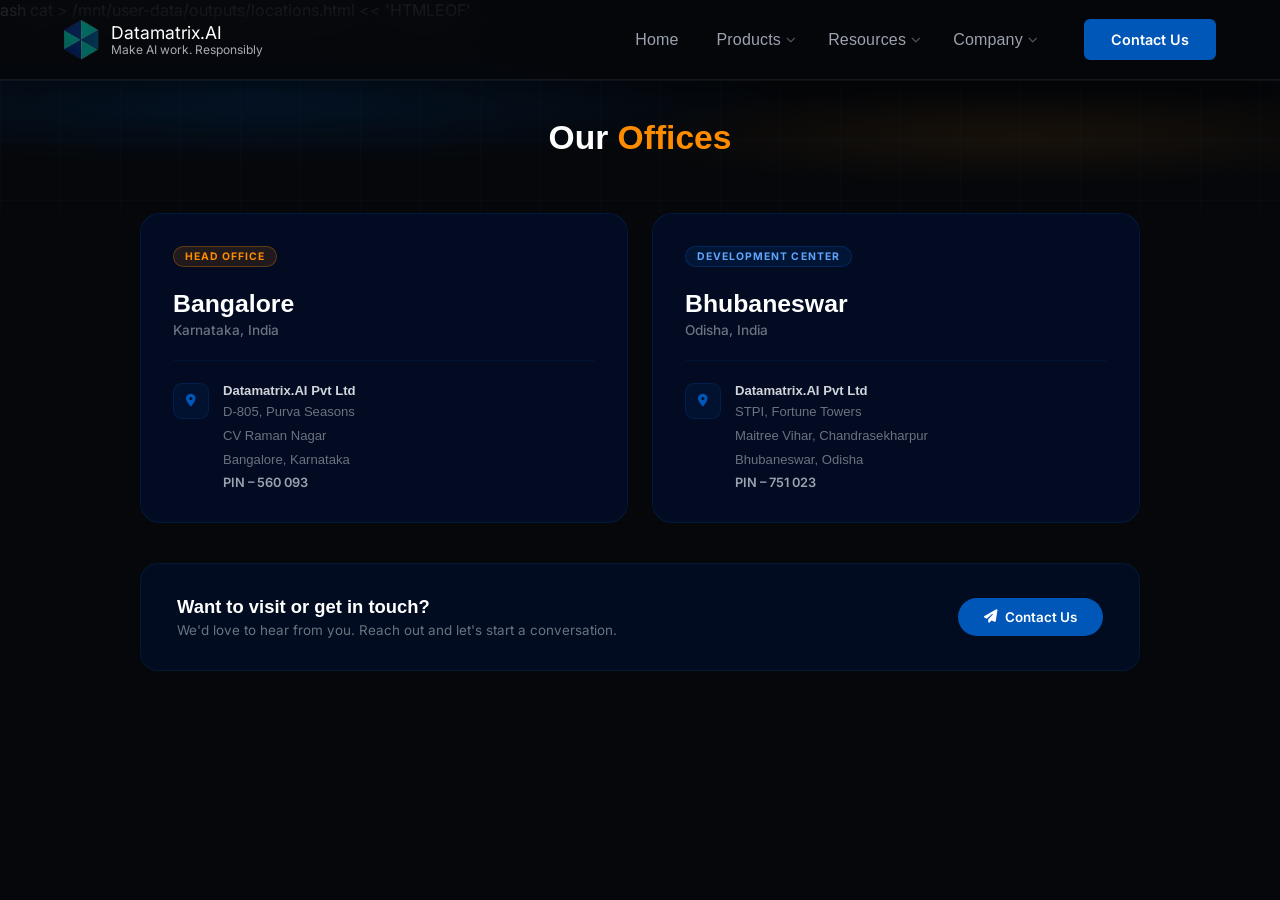
<file: locations.html>
ash

cat > /mnt/user-data/outputs/locations.html << 'HTMLEOF'
<!DOCTYPE html>
<html lang="en">
<head>
    <meta charset="UTF-8">
    <meta name="viewport" content="width=device-width, initial-scale=1.0">
    <title>Our Offices – DatamatrixAI</title>
     <link rel="stylesheet" href="css/styles.css">
    <link rel="stylesheet" href="css/nav-dropdown.css">
    <link rel="icon" type="image/png" href="assets/images/logo.png">
    <link href="https://fonts.googleapis.com/css2?family=Inter:wght@400;500;600&family=Outfit:wght@500;600;700;800&display=swap" rel="stylesheet">
    <link rel="stylesheet" href="https://cdnjs.cloudflare.com/ajax/libs/font-awesome/6.4.0/css/all.min.css">
    <link rel="stylesheet" href="css/styles.css">
    <style>

        body {
            background: #05070a;
        }

        .loc-hero {
            padding-top: 100px;
            padding-bottom:40px;
            text-align: center;
            position: relative;
            overflow: hidden;
        }

        .loc-hero::before {
            content: '';
            position: absolute;
            inset: 0;
            background:
                radial-gradient(ellipse 60% 50% at 20% 40%, rgba(0,87,184,0.18) 0%, transparent 70%),
                radial-gradient(ellipse 50% 40% at 80% 60%, rgba(255,140,0,0.08) 0%, transparent 65%);
            pointer-events: none;
        }

        .loc-hero::after {
            content: '';
            position: absolute;
            inset: 0;
            background-image:
                linear-gradient(rgba(0,87,184,0.05) 1px, transparent 1px),
                linear-gradient(90deg, rgba(0,87,184,0.05) 1px, transparent 1px);
            background-size: 60px 60px;
            pointer-events: none;
        }

        .loc-hero-inner { position: relative; z-index: 1; max-width: 640px; margin: 0 auto; }

        .loc-eyebrow {
            font-size: 0.73rem;
            font-weight: 700;
            letter-spacing: 0.16em;
            text-transform: uppercase;
            color: #FF8C00;
            margin-bottom: 14px;
        }

        .loc-hero h1 {
            font-family: 'Syne', sans-serif;
   font-size: clamp(1.3rem, 3.5vw, 2.1rem) !important;    
            font-weight: 800;
            color: #fff;
            line-height: 1.1;
            margin-bottom: 16px;
        }

        .loc-hero h1 span { color: #FF8C00; }

        .loc-hero p {
            font-family: 'DMSans', sans-serif;
            font-size: 0.98rem;
            color: #9ca3af;
            line-height: 1.7;
        }

        .offices-section { padding: 0; }

        .offices-wrap {
            max-width: 1000px;
            margin: 0 auto;
            display: grid;
            grid-template-columns: 1fr 1fr;
            gap: 24px;
        }

        .office-card {
            background: rgba(0,16,50,0.6);
            border: 1px solid rgba(0,87,184,0.18);
            border-radius: 20px;
            padding: 32px;
            display: flex;
            flex-direction: column;
            gap: 22px;
            animation: fadeUp 0.6s ease both;
            transition: border-color 0.25s ease, box-shadow 0.25s ease;
        }

        .office-card:nth-child(2) { animation-delay: 0.1s; }

        @keyframes fadeUp {
            from { opacity: 0; transform: translateY(20px); }
            to   { opacity: 1; transform: translateY(0); }
        }

        .office-top {
            display: flex;
            align-items: center;
            justify-content: space-between;
        }

        .office-type-badge {
            font-size: 0.65rem;
            font-weight: 700;
            letter-spacing: 0.1em;
            text-transform: uppercase;
            padding: 3px 11px;
            border-radius: 50px;
        }

        .badge-hq {
            background: rgba(255,140,0,0.12);
            color: #FF8C00;
            border: 1px solid rgba(255,140,0,0.28);
        }

        .badge-dev {
            background: rgba(0,87,184,0.14);
            color: #60a5fa;
            border: 1px solid rgba(0,87,184,0.28);
        }

        .office-city {
            font-family: 'Syne', sans-serif;
            font-size: 1.55rem;
            font-weight: 800;
            color: #fff;
            line-height: 1.2;
        }

        .office-city span {
            display: block;
            font-size: 0.85rem;
            font-weight: 500;
            color: #6b7280;
            margin-top: 3px;
            font-family: 'Inter', sans-serif;
        }

        .office-divider {
            height: 1px;
            background: rgba(0,87,184,0.12);
        }

        .office-address-block {
            display: flex;
            gap: 14px;
            align-items: flex-start;
        }

        .addr-icon {
            width: 36px;
            height: 36px;
            border-radius: 9px;
            background: rgba(0,87,184,0.1);
            border: 1px solid rgba(0,87,184,0.2);
            display: flex;
            align-items: center;
            justify-content: center;
            flex-shrink: 0;
        }

        .addr-icon i { font-size: 0.8rem; color: #0057B8; }

        .addr-lines { display: flex; flex-direction: column; gap: 3px; }

        .addr-company {
            font-family: 'DMSans', sans-serif;
            font-size: 0.82rem;
            font-weight: 600;
            color: #d1d5db;
        }

        .addr-line {
            font-family: 'DMSans', sans-serif;
            font-size: 0.82rem;
            color: #6b7280;
            line-height: 1.6;
        }

        .addr-pin {
            font-family: 'Inter', sans-serif;
            font-size: 0.8rem;
            font-weight: 600;
            color: #9ca3af;
            margin-top: 2px;
        }


        .info-pill {
            display: flex;
            align-items: center;
            gap: 6px;
            background: rgba(255,255,255,0.03);
            border: 1px solid rgba(255,255,255,0.07);
            padding: 5px 12px;
            border-radius: 50px;
            font-size: 0.75rem;
            color: #9ca3af;
            font-family: 'Inter', sans-serif;
        }

        .info-pill i { font-size: 0.65rem; color: #0057B8; }


        .contact-strip-wrap { max-width: 1000px; margin: 40px auto 0; }

        .contact-strip {
            padding: 32px 36px;
            background: rgba(0,20,60,0.45);
            border: 1px solid rgba(0,87,184,0.15);
            border-radius: 18px;
            display: flex;
            align-items: center;
            justify-content: space-between;
            gap: 20px;
            flex-wrap: wrap;
        }

        .contact-strip h3 {
            font-family: 'DMSans', sans-serif;
            font-size: 1.15rem;
            font-weight: 700;
            color: #fff;
            margin-bottom: 4px;
        }

        .contact-strip p {
            font-family: 'Inter', sans-serif;
            font-size: 0.84rem;
            color: #6b7280;
        }

        .contact-strip-btn {
            display: inline-flex;
            align-items: center;
            gap: 8px;
            padding: 11px 26px;
            background: #0057B8;
            color: #fff;
            font-family: 'Inter', sans-serif;
            font-size: 0.84rem;
            font-weight: 600;
            border-radius: 50px;
            text-decoration: none;
            white-space: nowrap;
            transition: background 0.2s ease, transform 0.2s ease;
        }

        .contact-strip-btn:hover { background: #0046a0; transform: translateY(-2px); }

        @media (max-width: 840px) {
            .offices-wrap { grid-template-columns: 1fr; }
            .loc-hero h1 { font-size: 2.2rem; }
        }

        @media (max-width: 560px) {
            .office-card { padding: 22px; }
            .contact-strip { flex-direction: column; text-align: center; }
        }
    </style>
</head>
<body>

    <section class="loc-hero">
        <div class="loc-hero-inner">
            <h1>Our <span>Offices</span></h1>
            </div>
    </section>

    <section class="offices-section">
        <div class="offices-wrap">

            <!-- HEAD OFFICE -->
            <div class="office-card">
                <div class="office-top">
                    <span class="office-type-badge badge-hq">Head Office</span>
                </div>
                <div class="office-city">
                    Bangalore
                    <span>Karnataka, India</span>
                </div>
                <div class="office-divider"></div>
                <div class="office-address-block">
                    <div class="addr-icon"><i class="fas fa-location-dot"></i></div>
                    <div class="addr-lines">
                        <span class="addr-company">Datamatrix.AI Pvt Ltd</span>
                        <span class="addr-line">D-805, Purva Seasons</span>
                        <span class="addr-line">CV Raman Nagar</span>
                        <span class="addr-line">Bangalore, Karnataka</span>
                        <span class="addr-pin">PIN – 560 093</span>
                    </div>
                </div>
            </div>

            <!-- DEVELOPMENT CENTER -->
            <div class="office-card">
                <div class="office-top">
                    <span class="office-type-badge badge-dev">Development Center</span>
                </div>
                <div class="office-city">
                    Bhubaneswar
                    <span>Odisha, India</span>
                </div>
                <div class="office-divider"></div>
                <div class="office-address-block">
                    <div class="addr-icon"><i class="fas fa-location-dot"></i></div>
                    <div class="addr-lines">
                        <span class="addr-company">Datamatrix.AI Pvt Ltd</span>
                        <span class="addr-line">STPI, Fortune Towers</span>
                        <span class="addr-line">Maitree Vihar, Chandrasekharpur</span>
                        <span class="addr-line">Bhubaneswar, Odisha</span>
                        <span class="addr-pin">PIN – 751 023</span>
                    </div>
                </div>
            </div>

        </div>

        <div class="contact-strip-wrap">
            <div class="contact-strip">
                <div>
                    <h3>Want to visit or get in touch?</h3>
                    <p>We'd love to hear from you. Reach out and let's start a conversation.</p>
                </div>
                <a href="index.html#contact" class="contact-strip-btn">
                    <i class="fas fa-paper-plane"></i> Contact Us
                </a>
            </div>
        </div>
    </section>

    <script src="js/nav-inject.js"></script>
    <script src="js/nav.js"></script>
</body>
</html>
</file>
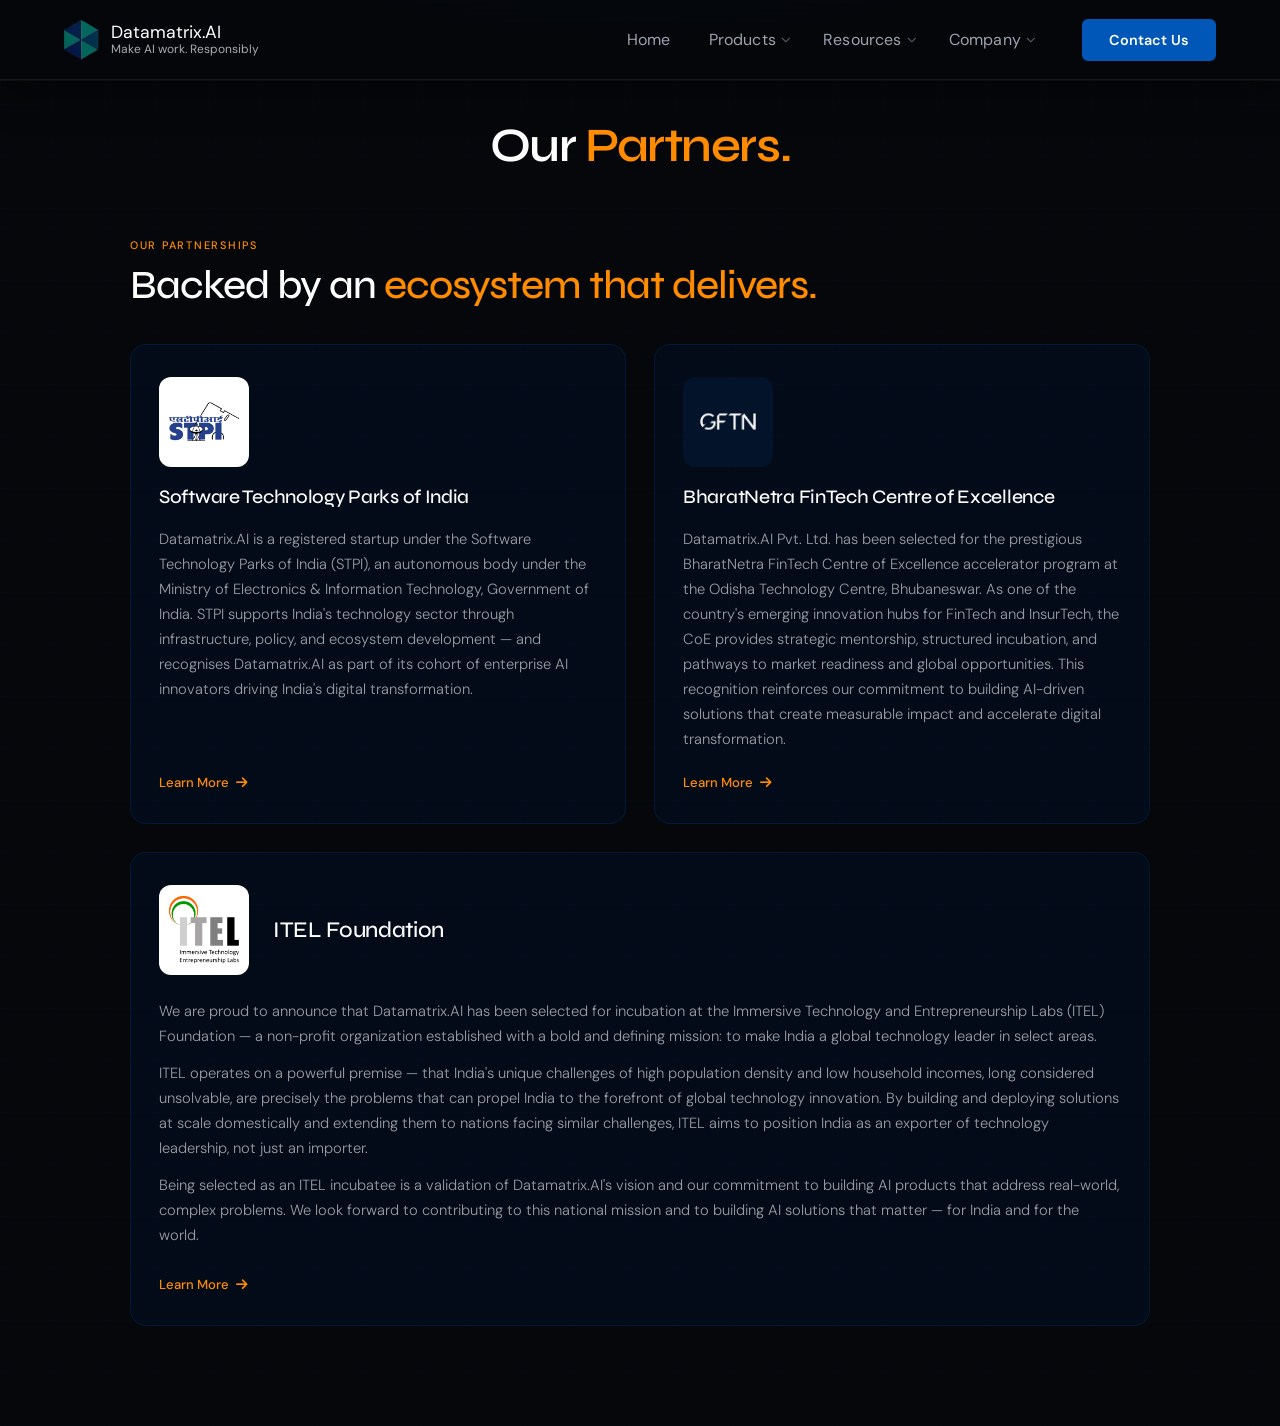
<file: partnerships.html>
<!DOCTYPE html>
<html lang="en">
<head>
    <meta charset="UTF-8">
    <meta name="viewport" content="width=device-width, initial-scale=1.0">
    <title>Partnerships — DatamatrixAI</title>
    <link rel="stylesheet" href="css/styles.css">
    <link rel="stylesheet" href="css/nav-dropdown.css">
    <link rel="icon" type="image/png" href="assets/images/logo.png">
    <link href="https://fonts.googleapis.com/css2?family=Syne:wght@600;700;800&family=DM+Sans:ital,opsz,wght@0,9..40,300;0,9..40,400;0,9..40,500;1,9..40,300&display=swap" rel="stylesheet">
    <link rel="stylesheet" href="https://cdnjs.cloudflare.com/ajax/libs/font-awesome/6.4.0/css/all.min.css">
    <style>
    :root {
        --blue:   #0057B8;
        --orange: #FF8C00;
        --green:  #00A651;
        --bg:     #05070a;
        --bg2:    #080e18;
        --bg3:    #030b16;
        --border: rgba(0,87,184,0.18);
        --white:  #ffffff;
        --dim:    rgba(255,255,255,0.60);
        --dimmer: rgba(255,255,255,0.32);
    }
    *, *::before, *::after { box-sizing: border-box; margin: 0; padding: 0; }
    html { scroll-behavior: smooth; }
    body { font-family: 'DM Sans', sans-serif; background: var(--bg); color: var(--white); overflow-x: hidden; }
    a { text-decoration: none; color: inherit; }

    /* HERO */
    .pg-hero { padding: 120px 5% 40px; text-align: center; position: relative; overflow: hidden; background: radial-gradient(ellipse 70% 50% at 50% 0%, rgba(0,87,184,0.08) 0%, transparent 65%), var(--bg); }
    .pg-hero::before { content: ''; position: absolute; inset: 0; background-image: linear-gradient(rgba(0,87,184,0.03) 1px, transparent 1px), linear-gradient(90deg, rgba(0,87,184,0.03) 1px, transparent 1px); background-size: 52px 52px; pointer-events: none; }
    .eyebrow { display: inline-flex; align-items: center; gap: 8px; font-size: 0.68rem; font-weight: 500; letter-spacing: 0.15em; text-transform: uppercase; color: var(--orange); border: 1px solid rgba(255,140,0,0.26); background: rgba(255,140,0,0.05); padding: 5px 14px; border-radius: 100px; margin-bottom: 10px; position: relative; }
    .pg-hero__title { font-family: 'Syne', sans-serif; font-size: 3rem !important; font-weight: 600; letter-spacing: -0.03em; line-height: 1.08; color: var(--white); margin-bottom: 16px; position: relative; }
    .pg-hero__title em { font-style: normal; color: var(--orange); }
    .pg-hero__sub { font-size: clamp(0.9rem, 1.6vw, 1.05rem); font-weight: 300; color: var(--dim); max-width: 480px; margin: 0 auto; line-height: 1.75; position: relative; }

    /* SECTION */
    .section { padding-bottom:100px; padding-top:10px; position: relative; }
    .section::before { content: ''; position: absolute; inset: 0; background-image: linear-gradient(rgba(0,87,184,0.03) 1px, transparent 1px), linear-gradient(90deg, rgba(0,87,184,0.03) 1px, transparent 1px); background-size: 52px 52px; pointer-events: none; }
    .section--alt { background: var(--bg2); }
    .section--dark { background: var(--bg3); }
    .section__inner { max-width: 1060px; margin: 0 auto; padding: 0 20px; }
    .sec-label { font-size: 0.68rem; font-weight: 500; letter-spacing: 0.16em; text-transform: uppercase; color: var(--orange); display: block; margin-bottom: 10px; }
    .sec-heading { font-family: 'Syne', sans-serif; font-size: 2.5rem !important; font-weight: 500; letter-spacing: -0.025em; line-height: 1.15; color: var(--white); margin-bottom: 36px; }
    .sec-heading em { font-style: normal; color: var(--orange); }

    /* ── PARTNER CARDS GRID ── */
    .partners-grid {
        display: grid;
        grid-template-columns: repeat(2, 1fr);
        gap: 28px;
    }

    .partner-card {
        background: rgba(0,20,55,0.35);
        border: 1px solid var(--border);
        border-radius: 16px;
        padding: 32px 28px;
        display: flex;
        flex-direction: column;
        gap: 18px;
        position: relative;
        overflow: hidden;
        cursor: pointer;
        text-decoration: none;
        transition: border-color 0.3s, box-shadow 0.3s, transform 0.3s;
    }

    /* Vertical matching height rules for standard cards */
    .partner-card:not(.partner-card--full) {
        min-height: 300px;
    }

    /* Full-width Rectangular Layout with balanced top-to-bottom layout hierarchy */
    .partner-card--full {
        grid-column: span 2;
        gap: 24px;
    }

    /* Clean row layout for the header contents */
    .partner-card__header {
        display: flex;
        align-items: center;
        gap: 24px;
        width: 100%;
    }

    .partner-card:hover {
        transform: translateY(-4px);
        box-shadow: 0 16px 36px rgba(0, 0, 0, 0.4);
    }

    /* Uniform Square Logo Box Base Layout */
    .partner-card__logo-box {
        width: 90px;
        height: 90px;
        display: flex;
        align-items: center;
        justify-content: center;
        font-size: 1.6rem;
        flex-shrink: 0;
        overflow: hidden;
        opacity: 1;
        border-radius: 12px;
        transition: filter 0.3s, opacity 0.3s, border-color 0.3s, background 0.3s, box-shadow 0.3s;
    }

    /* Default logo behavior */
    .partner-card__logo-box:not(.partner-card__logo-box--stpi):not(.partner-card__logo-box--itel) {
        background: rgba(0, 87, 184, 0.1);
        color: var(--blue);
    }

    /* ── STPI Logo Box Variant ── */
    .partner-card__logo-box--stpi {
        background: #ffffff !important;
        padding: 10px;
    }

    /* ── ITEL Logo Box Variant ── */
    .partner-card__logo-box--itel {
        background: #ffffff !important;
        padding: 10px;
    }
    
    .partner-card:hover .partner-card__logo-box--stpi { border-color: var(--blue); }
    .partner-card:hover .partner-card__logo-box--itel { border-color: var(--orange); }

    .partner-card__logo-box img {
        width: 100%;
        height: 100%;
        object-fit: contain;
    }

    .partner-card__name {
        font-family: 'Syne', sans-serif;
        font-size: 1.2rem;
        font-weight: 500;
        color: var(--white);
        letter-spacing: -0.015em;
        line-height: 1.25;
    }

    /* Make the title stand out beautifully in horizontal rows */
    .partner-card--full .partner-card__name {
        font-size: 1.4rem;
    }

    .partner-card__desc {
        font-size: 0.92rem;
        font-weight: 300;
        color: var(--dim);
        line-height: 1.7;
        flex: 1;
    }

    /* Line spacings inside the body text block */
    .partner-card__desc p {
        margin-bottom: 12px;
    }
    .partner-card__desc p:last-child {
        margin-bottom: 0;
    }

    .partner-card__link {
        display: inline-flex;
        align-items: center;
        gap: 7px;
        font-size: 0.82rem;
        font-weight: 500;
        color: var(--orange);
        transition: gap 0.25s, color 0.25s;
        margin-top: 4px;
    }

    .partner-card:hover .partner-card__link { gap: 12px; }
    .partner-card:hover .partner-card__link i { transform: translateX(3px); }

    /* SCROLL REVEAL */
    .sr { opacity: 0; transform: translateY(22px); transition: opacity 0.7s cubic-bezier(0.22,1,0.36,1), transform 0.7s cubic-bezier(0.22,1,0.36,1); }
    .sr.sr--visible { opacity: 1; transform: translateY(0); }
    .sr--d1 { transition-delay: 0.1s; }
    .sr--d2 { transition-delay: 0.2s; }
    .sr--d3 { transition-delay: 0.3s; }

    /* RESPONSIVE BREAKPOINTS */
    @media (max-width: 768px) { 
        .partners-grid { grid-template-columns: 1fr; gap: 24px; } 
        .section { padding: 60px 0; } 
        .partner-card { min-height: 0; padding: 28px 24px; } 
        .partner-card__header { flex-direction: column; align-items: flex-start; gap: 16px; }
    }
</style>
</head>
<body>

<section class="pg-hero">
    <h1 class="pg-hero__title sr sr--d1">Our <em>Partners.</em></h1>
    <p class="pg-hero__sub sr sr--d2"></p>
</section>

<div class="divider"></div>

<!-- PARTNERS -->
<section class="section">
    <div class="section__inner">
        <span class="sec-label sr">Our Partnerships</span>
        <h2 class="sec-heading sr sr--d1">Backed by an <em>ecosystem that delivers.</em></h2>

        <div class="partners-grid">

            <!-- STPI -->
            <a href="https://www.stpi.in" target="_blank" rel="noopener noreferrer" class="partner-card sr sr--d1">
                <div class="partner-card__logo-box partner-card__logo-box--stpi">
                     <img src="assets/images/stpi-logo.png" alt="STPI Logo">
                </div>
                <div class="partner-card__name">Software Technology Parks of India</div>
                <div class="partner-card__desc">
                    Datamatrix.AI is a registered startup under the Software Technology Parks of India (STPI),
                    an autonomous body under the Ministry of Electronics &amp; Information Technology,
                    Government of India. STPI supports India's technology sector through infrastructure,
                    policy, and ecosystem development — and recognises Datamatrix.AI as part of its
                    cohort of enterprise AI innovators driving India's digital transformation.
                </div>
                <div class="partner-card__link">
                    Learn More <i class="fas fa-arrow-right"></i>
                </div>
            </a>

            <!-- BharatNetra FinTech CoE -->
            <a href="https://odisha.gftn.co/startupprogrammes" target="_blank" rel="noopener noreferrer" class="partner-card sr sr--d2">
                <div class="partner-card__logo-box">
                    <img src="assets/images/bharatnetra-logo.png" alt="BharatNetra Logo">
                </div>
                <div class="partner-card__name">BharatNetra FinTech Centre of Excellence</div>
                <div class="partner-card__desc">
                    Datamatrix.AI Pvt. Ltd. has been selected for the prestigious BharatNetra FinTech Centre of Excellence accelerator program at 
                    the Odisha Technology Centre, Bhubaneswar. As one of the country's emerging innovation hubs for FinTech and InsurTech, the CoE 
                    provides strategic mentorship, structured incubation, and pathways to market readiness and global opportunities. This recognition 
                    reinforces our commitment to building AI-driven solutions that create measurable impact and accelerate digital transformation.
                </div>
                <div class="partner-card__link">
                    Learn More <i class="fas fa-arrow-right"></i>
                </div>
            </a>

            <!-- ITEL Foundation (Optimized Full-Width Layout) -->
            <a href="https://itelfoundation.in" target="_blank" rel="noopener noreferrer" class="partner-card partner-card--full sr sr--d3">
                <div class="partner-card__header">
                    <div class="partner-card__logo-box partner-card__logo-box--itel">
                        <img src="assets/images/itel-logo.png" alt="ITEL Foundation Logo">
                    </div>
                    <div class="partner-card__name">ITEL Foundation</div>
                </div>
                <div class="partner-card__desc">
                    <p>We are proud to announce that Datamatrix.AI has been selected for incubation at the Immersive Technology and Entrepreneurship Labs (ITEL) Foundation — a non-profit organization established with a bold and defining mission: to make India a global technology leader in select areas.</p>
                    <p>ITEL operates on a powerful premise — that India's unique challenges of high population density and low household incomes, long considered unsolvable, are precisely the problems that can propel India to the forefront of global technology innovation. By building and deploying solutions at scale domestically and extending them to nations facing similar challenges, ITEL aims to position India as an exporter of technology leadership, not just an importer.</p>
                    <p>Being selected as an ITEL incubatee is a validation of Datamatrix.AI's vision and our commitment to building AI products that address real-world, complex problems. We look forward to contributing to this national mission and to building AI solutions that matter — for India and for the world.</p>
                </div>
                <div class="partner-card__link">
                    Learn More <i class="fas fa-arrow-right"></i>
                </div>
            </a>

        </div>
    </div>
</section>

<script>
(function(){
    const els = document.querySelectorAll('.sr');
    const obs = new IntersectionObserver(entries => {
        entries.forEach(e => { if(e.isIntersecting){ e.target.classList.add('sr--visible'); obs.unobserve(e.target); } });
    }, { threshold: 0.12 });
    els.forEach(el => obs.observe(el));
})();
</script>
<script src="js/nav-inject.js"></script>
<script src="js/nav.js"></script>
</body>
</html>
</file>
<file: css/styles.css>
/* ============================================
   COLOR VARIABLES
   ============================================ */
:root {
    --brand-blue: #0057B8;
    --energy-orange: #FF8C00;
    --power-green: #00A651;
    --charcoal: #1F2937;
    --off-white: #F8FAFC;
    --light-gray: #D1D5DB;

    --prussian-blue: #003153;
    --white: #ffffff;
    --btn-blue: #0057B8;

    --bg-dark: #05070a;
    --glow-blue: #001f4d;
    --glow-purple: #1a1030;
    --accent-blue: #0057B8;
    --accent-green: #00A651;
    --accent-orange: #FF8C00;
    --text-main: #ffffff;
    --text-dim: #9ca3af;
}

/* ============================================
   GLOBAL RESET
   ============================================ */
* { margin: 0; padding: 0; box-sizing: border-box; }

html { scroll-behavior: smooth; }

body {
    margin: 0;
    font-family: 'Inter', sans-serif;
    background:
        radial-gradient(circle at 20% 40%, var(--glow-blue) 0%, var(--bg-dark) 80%),
        radial-gradient(circle at 80% 20%, var(--glow-purple) 0%, var(--bg-dark) 80%);
    background-color: var(--bg-dark);
    color: var(--text-main);
    overflow-x: hidden;
    background-attachment: fixed;
}

a { text-decoration: none; }

/* ============================================
   HEADER & NAVIGATION
   ============================================ */
header {
    background: rgba(5, 7, 10, 0.82);
    backdrop-filter: blur(24px);
    -webkit-backdrop-filter: blur(24px);
    border-bottom: 1px solid rgba(255, 255, 255, 0.07);
    box-shadow:
        0 1px 0 rgba(255, 255, 255, 0.04),
        0 8px 40px rgba(0, 0, 0, 0.5);
    position: fixed;
    top: 0;
    left: 0;
    width: 100%;
    z-index: 1000;
    height: 80px;
    display: flex;
    align-items: center;
    padding: 0 5%;
}

.logo-container { display: flex; align-items: center; gap: 12px; }

.logo-container img.logo {
    height: 40px;
    width: auto;
}

.logo-text {
    font-size: 1.1rem;
    line-height: 1.1;
}

.tagline-text {
    font-size: 0.75rem;
    opacity: 0.8;
    color: var(--light-gray);
}

.text-white { color: var(--white); }

/* ── NAV BASE ── */
nav {
    margin-left: auto;
    margin-right: 30px;
}

.nav-list {
    display: flex;
    list-style: none;
    gap: 0;
    align-items: center;
}

.nav-link {
    display: flex;
    align-items: center;
    gap: 5px;
    color: var(--text-dim);
    text-decoration: none;
    font-size: 1rem;
    font-family: 'DM Sans', sans-serif;
    font-weight: 400;
    padding: 8px 16px;
    border-radius: 6px;
    transition: color 0.2s ease, background 0.2s ease;
    white-space: nowrap;
    letter-spacing: 0.01em;
}

.nav-link:hover {
    color: var(--white);
    background: rgba(255, 255, 255, 0.05);
}

.nav-chevron {
    font-size: 0.6rem;
    transition: transform 0.25s ease;
    opacity: 0.5;
}

.nav-item--dropdown:hover .nav-chevron,
.nav-item--dropdown.open .nav-chevron {
    transform: rotate(180deg);
    opacity: 1;
}

/* Mobile hamburger — hidden on desktop */
.nav-hamburger { display: none; }

.btn-reach {
    background-color: var(--brand-blue);
    color: var(--white);
    padding: 10px 25px;
    border-radius: 6px;
    font-weight: 600;
    font-size: 0.9rem;
    transition: background-color 0.3s ease;
    white-space: nowrap;
    border: 2px solid var(--brand-blue);
}

.btn-reach:hover {
    background-color: transparent;
    color: var(--white);
    border-color: var(--accent-orange);
}

/* ============================================
   BUTTONS
   ============================================ */
.btn-primary {
    background: var(--brand-blue);
    color: white;
    padding: 12px 28px;
    border-radius: 50px;
    text-decoration: none;
    font-weight: 600;
    border: 2px solid var(--brand-blue);
    box-shadow: 0 0 20px rgba(0, 87, 184, 0.35);
    transition: all 0.3s ease;
}

.btn-primary:hover {
    transform: translateY(-3px);
    background: transparent;
    color: white;
}

.btn-outline, .btn-secondary {
    background: transparent;
    color: white;
    padding: 12px 28px;
    border-radius: 50px;
    text-decoration: none;
    font-weight: 600;
    border: 2px solid var(--light-gray);
    transition: all 0.3s ease;
}

.btn-outline:hover, .btn-secondary:hover {
    background: var(--brand-blue);
    border-color: var(--brand-blue);
    color: white;
    transform: translateY(-3px);
    box-shadow: 0 0 20px rgba(0, 87, 184, 0.4);
}

/* ============================================
   LOGO
   ============================================ */
.logo {
    font-weight: 700;
    font-size: 1.2rem;
    letter-spacing: 1px;
}

/* ============================================
   FOOTER
   ============================================ */
.site-footer {
    background-color: #000d1a;
    color: var(--light-gray);
    font-family: 'Inter', sans-serif;
    padding: 80px 20px 20px;
    border-top: 1px solid rgba(0, 87, 184, 0.2);
}

.footer-container {
    max-width: 1200px;
    margin: 0 auto;
    display: grid;
    grid-template-columns: 1.5fr 1fr 1fr 1.2fr;
    gap: 40px;
    margin-bottom: 60px;
}

.footer-col.company-info { text-align: left; }
.footer-col.company-info .company-desc { max-width: 280px; }

.footer-heading {
    text-align: center;
    color: var(--white);
    font-size: 1.2rem;
    margin-bottom: 25px;
    position: relative;
    padding-bottom: 12px;
    font-weight: 600;
}

.footer-heading::after {
    content: '';
    position: absolute;
    left: 50%;
    transform: translateX(-50%);
    bottom: 0;
    width: 40px;
    height: 3px;
    background-color: var(--energy-orange);
    border-radius: 2px;
}

.footer-logo h2 {
    margin-bottom: 0;
    font-size: 1.8rem;
    color: var(--white);
}

.footer-logo .highlight { color: var(--accent-orange); }

.company-desc {
    line-height: 1.6;
    margin-bottom: 25px;
    font-size: 0.95rem;
}

.social-icons { display: flex; gap: 15px; }

.social-icons a {
    display: flex;
    align-items: center;
    justify-content: center;
    width: 40px;
    height: 40px;
    background: rgba(0, 87, 184, 0.1);
    border: 1px solid rgba(0, 87, 184, 0.3);
    border-radius: 50%;
    color: var(--white);
    transition: all 0.3s ease;
    text-decoration: none;
}

.social-icons a:hover {
    background: var(--energy-orange);
    border-color: var(--energy-orange);
    color: var(--white);
    transform: translateY(-3px);
}

.footer-links {
    list-style: none;
    padding: 0;
    margin: 0;
    text-align: center;
}

.footer-links li { margin-bottom: 12px; }

.footer-links a {
    color: var(--light-gray);
    text-decoration: none;
    font-size: 0.95rem;
    transition: color 0.2s, padding-left 0.2s;
}

.footer-links a:hover {
    color: var(--accent-orange);
    padding-left: 5px;
}

.newsletter-desc {
    margin-bottom: 20px;
    font-size: 0.95rem;
    line-height: 1.5;
    text-align: center;
}

.newsletter-form {
    display: flex;
    flex-direction: column;
    gap: 10px;
}

.newsletter-form input {
    padding: 12px 15px;
    background: rgba(0, 87, 184, 0.07);
    border: 1px solid rgba(0, 87, 184, 0.25);
    border-radius: 5px;
    color: var(--white);
    outline: none;
}

.newsletter-form input:focus { border-color: var(--energy-orange); }

.newsletter-form button {
    padding: 12px;
    background-color: var(--brand-blue);
    color: var(--white);
    border: none;
    border-radius: 5px;
    cursor: pointer;
    font-weight: 600;
    transition: background 0.3s;
}

.newsletter-form button:hover {
    background-color: var(--energy-orange);
    color: var(--white);
}

.footer-bottom {
    border-top: 1px solid rgba(255, 255, 255, 0.08);
    padding-top: 25px;
    display: flex;
    justify-content: space-between;
    flex-wrap: wrap;
    font-size: 0.85rem;
    color: #6b7280;
}

.legal-links a {
    color: #6b7280;
    text-decoration: none;
    margin-left: 20px;
    transition: color 0.2s;
}

.legal-links a:hover { color: var(--white); }

.footer-logo {
    display: flex;
    align-items: center;
    gap: 15px;
    margin-bottom: 20px;
}

.logo-img {
    width: 50px;
    height: auto;
}

.footer-col .footer-heading + .footer-links {
    margin-bottom: 0;
}

/* ============================================
   BASE MEDIA QUERIES
   ============================================ */
@media (max-width: 1024px) {
    .hero h1 { font-size: 2.2rem; }
}

@media (max-width: 768px) {
    header { padding: 0 20px; }
    nav ul { display: none; }
    .hero-buttons { flex-direction: column; }

    .btn-reach {
        background-color: var(--brand-blue);
        color: var(--white);
        border-radius: 50px;
        border: none;
        padding: 10px 25px;
        font-weight: 600;
        font-size: 0.9rem;
        transition: all 0.3s ease;
        white-space: nowrap;
    }

    .btn-reach:hover {
        transform: translateY(-3px);
        box-shadow: 0 4px 15px rgba(0, 87, 184, 0.4);
    }
}

@media (max-width: 900px) {
    .footer-container { grid-template-columns: 1fr 1fr; }
}

@media (max-width: 600px) {
    .footer-container { grid-template-columns: 1fr; text-align: center; }
    .footer-heading::after { left: 50%; transform: translateX(-50%); }
    .social-icons { justify-content: center; }
    .footer-bottom { flex-direction: column; align-items: center; gap: 15px; }
    .legal-links a { margin: 0 10px; }
    .footer-col.company-info { text-align: center; }
    .footer-col.company-info .company-desc { max-width: 100%; }
}

@media (max-width: 1024px) {
    section, .about-us-section, .contact-section {
        background-attachment: scroll !important;
    }
}


/* ============================================
   PRODUCTS
   ============================================ */
.products-section {
    padding: 50px 8%;
    background: linear-gradient(
        90deg,
        rgba(0, 31, 80, 0.9) 0%,
        #05070a 60%
    ) !important;
    border-bottom: 1px solid rgba(0, 87, 184, 0.15);
    position: relative;
    overflow: hidden;
}

.products-section::before {
    content: "";
    position: absolute;
    top: 0;
    left: -10%;
    width: 600px;
    height: 100%;
    background: radial-gradient(circle at center, rgba(0, 87, 184, 0.12) 0%, transparent 70%);
    pointer-events: none;
    z-index: 0;
}

.section-header-product { position: relative; z-index: 1; }

.products-grid {
    display: flex;
    justify-content: center;
    gap: 2rem;
    flex-wrap: wrap;
    max-width: 1200px;
    margin: 0 auto;
    position: relative;
    z-index: 1;
}

.product-card {
    flex: 0 1 380px;
    display: flex;
    flex-direction: column;
    height: 100%;
    background: rgba(0, 20, 60, 0.5);
    border: 1px solid rgba(0, 87, 184, 0.2);
    border-radius: 20px;
    padding: 2.5rem;
    transition: transform 0.3s ease, box-shadow 0.3s ease, border-color 0.3s ease;
    backdrop-filter: blur(10px);
}

.product-card:hover {
    transform: translateY(-8px);
    box-shadow: 0 15px 30px rgba(0, 0, 0, 0.4), 0 0 15px rgba(0, 87, 184, 0.25);
    border-color: var(--energy-orange);
}

.product-icon-container {
    width: 60px;
    height: 60px;
    background: rgba(255, 140, 0, 0.1);
    border: 1px solid rgba(255, 140, 0, 0.25);
    border-radius: 12px;
    display: flex;
    align-items: center;
    justify-content: center;
    margin-bottom: 1.5rem;
    font-size: 1.5rem;
    color: var(--energy-orange);
}

.product-title {
    font-family: 'Outfit', sans-serif;
    font-size: 1.6rem;
    color: var(--white);
    margin-bottom: 15px;
}

.product-desc {
    flex-grow: 1;
    font-family: 'Inter', sans-serif;
    font-size: 0.9rem;
    font-weight: 400;
    letter-spacing: -0.02em;
    line-height: 1.7;
    color: var(--text-dim);
    margin-bottom: 2rem;
    -webkit-font-smoothing: antialiased;
}

.product-link {
    margin-top: auto;
    display: inline-flex;
    align-items: center;
    font-family: 'Inter', sans-serif;
    font-weight: 600;
    font-size: 0.9rem;
    color: var(--energy-orange);
    gap: 8px;
    transition: gap 0.3s ease, color 0.2s ease;
}

.product-link:hover {
    color: var(--brand-blue);
    gap: 12px;
}

.image-frame {
    width: 100%;
    height: 100%;
    border-radius: 24px;
    overflow: hidden;
    border: 1px solid rgba(0, 87, 184, 0.2);
    box-shadow: 0 0 40px rgba(0, 87, 184, 0.15);
}

.border-blue, .border-purple, .border-green { border-top: none !important; }

.icon-box {
    background-color: transparent !important;
    border: none !important;
    width: 42px;
    height: 42px;
    background: rgba(0, 87, 184, 0.1) !important;
    border-radius: 8px !important;
    display: flex;
    align-items: center;
    justify-content: center;
    color: var(--energy-orange);
    font-size: 1rem;
    flex-shrink: 0;
    margin-right: 15px;
    gap: 15px;
    margin-bottom: 0;
}

.icon-box h3 {
    margin: 0;
    line-height: 1;
    display: flex;
    align-items: center;
}

.icon-box svg {
    width: 32px;
    height: 32px;
    color: var(--energy-orange);
    fill: none;
    display: block;
    flex-shrink: 0;
}

.section-title {
    font-size: 2.5rem;
    color: var(--white);
    margin-bottom: 10px;
    font-weight: 800;
}

.section-subtitle {
    color: var(--white);
    margin-bottom: 60px;
    font-size: 1.1rem;
}
/* ============================================
   CONTACT
   ============================================ */
.contact-section {
    position: relative;
    width: 100%;
    min-height: 850px;
    display: flex;
    align-items: center;
    justify-content: center;
    background-image: url('reachushere.jpg');
    background-size: cover;
    background-position: center;
    background-repeat: no-repeat;
    background-attachment: scroll;
    font-family: 'DMSans', sans-serif;
    padding: 60px 20px;
}

.section-title {
    font-family: 'Syne', sans-serif;
    text-align: center;
   font-size: clamp(1.3rem, 3.5vw, 2.1rem) !important;    
    font-weight: 700;
    color: var(--white);
    margin-bottom: 3rem;
    text-transform: capitalize;
    text-shadow: 0 4px 10px rgba(0,0,0,0.3);
}

.contact-wrapper {
    display: flex;
    flex-wrap: wrap;
    max-width: 1000px;
    width: 100%;
    margin: 0 auto;
    background: rgba(0, 15, 45, 0.3);
    background-image: linear-gradient(135deg, rgba(255,255,255,0.05) 0%, rgba(255,255,255,0.01) 100%);
    backdrop-filter: blur(15px);
    -webkit-backdrop-filter: blur(15px);
    border: 1px solid rgba(0, 87, 184, 0.2);
    border-top: 1px solid rgba(0, 87, 184, 0.35);
    border-left: 1px solid rgba(0, 87, 184, 0.25);
    box-shadow: 0 8px 32px 0 rgba(0, 0, 0, 0.3);
    border-radius: 20px;
    overflow: hidden;
    transition: transform 0.3s ease;
    transform: translateZ(0);
}
.form-column {
    flex: 1;
    min-width: 350px;
    padding: 50px 40px;
    border-right: 1px solid rgba(0, 87, 184, 0.12);
}

.form-group { margin-bottom: 25px; }

.form-input {
    width: 100%;
    background: rgba(0, 0, 0, 0.2);
    border: 1px solid rgba(0, 87, 184, 0.2);
    padding: 15px 20px;
    border-radius: 8px;
    color: var(--white);
    font-size: 1rem;
    outline: none;
    transition: all 0.3s ease;
}

.form-input::placeholder { color: rgba(255, 255, 255, 0.5); }

.form-input:focus {
    background: rgba(0, 0, 0, 0.35);
    border-color: var(--energy-orange);
    box-shadow: 0 0 10px rgba(255, 140, 0, 0.12);
}

.submit-btn {
    width: 100%;
    padding: 15px;
    background: linear-gradient(90deg, var(--brand-blue), #0072e5);
    color: var(--white);
    font-weight: 700;
    font-size: 1.1rem;
    border: none;
    border-radius: 50px;
    cursor: pointer;
    box-shadow: 0 4px 15px rgba(0, 87, 184, 0.35);
    transition: transform 0.2s ease, box-shadow 0.2s ease, background 0.3s ease;
}

.submit-btn:hover {
    transform: translateY(-2px);
    box-shadow: 0 6px 20px rgba(255, 140, 0, 0.4);
    background: linear-gradient(90deg, var(--energy-orange), #e07800);
}

.info-column {
    flex: 1;
    min-width: 350px;
    padding: 50px 40px;
    display: flex;
    flex-direction: column;
    justify-content: center;
    background: transparent;
}

.info-item {
    display: flex;
    align-items: flex-start;
    margin-bottom: 35px;
}

.info-text h4 {
    color: var(--energy-orange);
    font-size: 1.1rem;
    margin-bottom: 5px;
    font-weight: 600;
}

.info-text p {
    color: var(--light-gray);
    font-size: 1rem;
    line-height: 1.5;
}

@media (max-width: 768px) {
    .contact-wrapper { flex-direction: column; }
    .form-column {
        border-right: none;
        border-bottom: 1px solid rgba(0, 87, 184, 0.1);
    }
}

/* ============================================
   PILL CONTAINERS (misc utility)
   ============================================ */
.pill-container {
    display: flex;
    flex-wrap: wrap;
    justify-content: center;
    gap: 10px;
}
</file>
<file: css/nav-dropdown.css>
/* ============================================
   NAV DROPDOWN
   css/nav-dropdown.css
   ============================================ */

/* ── DROPDOWN WRAPPER ── */
.nav-item--dropdown {
    position: relative;
}

.nav-dropdown {
    position: absolute;
    top: calc(100% + 2px);   /* reduced gap */
    padding-top: 12px;        /* padding inside keeps the arrow visual */    left: 50%;
    transform: translateX(-50%) translateY(-6px);
    min-width: 220px;
    background: rgba(8, 12, 24, 0.92);
    backdrop-filter: blur(20px);
    -webkit-backdrop-filter: blur(20px);
    border: 1px solid rgba(255, 255, 255, 0.07);
    border-radius: 14px;
    padding: 8px;
    list-style: none;
    opacity: 0;
    pointer-events: none;
    transition: opacity 0.2s ease, transform 0.2s ease;
    z-index: 2000;
    box-shadow:
        0 24px 48px rgba(0, 0, 0, 0.5),
        0 0 0 1px rgba(255, 255, 255, 0.04),
        inset 0 1px 0 rgba(255, 255, 255, 0.06);
}

/* Arrow pointer on dropdown */
.nav-dropdown::before {
    content: '';
    position: absolute;
    top: -5px;
    left: 50%;
    transform: translateX(-50%) rotate(45deg);
    width: 10px;
    height: 10px;
    background: rgba(8, 12, 24, 0.95);
    border-left: 1px solid rgba(255, 255, 255, 0.07);
    border-top: 1px solid rgba(255, 255, 255, 0.07);
}

.nav-item--dropdown::after {
    content: '';
    position: absolute;
    top: 100%;
    left: 0;
    right: 0;
    height: 14px; /* covers the gap */
}

/* Open state */
.nav-item--dropdown:hover .nav-dropdown,
.nav-item--dropdown.open .nav-dropdown {
    opacity: 1;
    pointer-events: all;
    transform: translateX(-50%) translateY(0);
}

/* ── DROPDOWN LINKS ── */
.nav-dropdown__link {
    display: flex;
    flex-direction: column;
    gap: 2px;
    padding: 10px 14px;
    border-radius: 8px;
    text-decoration: none;
    transition: background 0.2s ease;
    cursor: pointer;
}

.nav-dropdown__link:hover {
    background: rgba(255, 255, 255, 0.05);
}

.nav-dropdown__title {
    font-family: 'DM Sans', sans-serif;
    font-size: 0.875rem;
    font-weight: 500;
    color: #ffffff;
    transition: color 0.2s ease;
}
.nav-dropdown__link:hover .nav-dropdown__title {
    color: #ffffff; /* stays white, no orange */
}

.nav-dropdown__sub {
    font-family: 'DM Sans', sans-serif;
    font-size: 0.75rem;
    font-weight: 300;
    color: rgba(255, 255, 255, 0.35);
    line-height: 1.3;
}

/* Inactive items — accolades, gallery */
.nav-dropdown__link--inactive {
    cursor: default;
    pointer-events: none;
    opacity: 0.35;
}

/* Divider between dropdown groups */
.nav-dropdown li + li {
    border-top: 1px solid rgba(255, 255, 255, 0.04);
}

/* ── MOBILE ── */
@media (max-width: 900px) {

    nav { display: none; }
    nav.nav--open { display: block; }

    .nav-hamburger {
        display: flex;
        flex-direction: column;
        justify-content: center;
        gap: 5px;
        background: none;
        border: none;
        cursor: pointer;
        padding: 8px;
        margin-left: auto;
        margin-right: 16px;
        z-index: 1100;
    }

    .nav-hamburger span {
        display: block;
        width: 22px;
        height: 2px;
        background: rgba(255, 255, 255, 0.8);
        border-radius: 2px;
        transition: all 0.3s ease;
    }

    .nav-hamburger.open span:nth-child(1) {
        transform: translateY(7px) rotate(45deg);
    }
    .nav-hamburger.open span:nth-child(2) {
        opacity: 0;
    }
    .nav-hamburger.open span:nth-child(3) {
        transform: translateY(-7px) rotate(-45deg);
    }

    nav.nav--open {
        position: fixed;
        top: 80px;
        left: 0;
        width: 100%;
        background: rgba(5, 7, 10, 0.97);
        backdrop-filter: blur(20px);
        border-bottom: 1px solid rgba(255,255,255,0.06);
        padding: 16px 5% 24px;
        z-index: 999;
    }

    .nav-list {
        flex-direction: column;
        align-items: flex-start;
        gap: 0;
    }

    .nav-link {
        width: 100%;
        padding: 12px 4px;
        border-radius: 0;
        border-bottom: 1px solid rgba(255,255,255,0.05);
        font-size: 1rem;
    }

    .nav-dropdown {
        position: static;
        transform: none;
        opacity: 1;
        pointer-events: all;
        background: transparent;
        backdrop-filter: none;
        border: none;
        box-shadow: none;
        padding: 0 0 0 16px;
        display: none;
        border-radius: 0;
    }

    .nav-dropdown::before { display: none; }

    .nav-item--dropdown.open .nav-dropdown {
        display: block;
        transform: none;
    }

    .nav-dropdown__link {
        padding: 10px 4px;
        border-radius: 0;
        border-bottom: 1px solid rgba(255,255,255,0.04);
    }

    .nav-dropdown li + li { border-top: none; }
}
</file>
<file: css/blogs.css>
/* ─── NAV ACTIVE ─────────────────────────────── */
.nav-active {
    color: #FF8C00 !important;
    border-bottom: 2px solid #FF8C00;
    padding-bottom: 2px;
}
 
/* ─── BLOGS HERO ─────────────────────────────── */
.blogs-hero {
    min-height: 250px;
    display: flex;
    align-items: flex-end;
    justify-content: center;
    padding-top: 120px;
    padding-bottom:20px;
    background: linear-gradient(180deg, rgba(0,31,80,0.55) 0%, transparent 100%);
    border-bottom: 1px solid rgba(0,87,184,0.15);
    text-align: center;
}

.blogs-hero::before { content: ''; position: absolute; inset: 0; background-image: linear-gradient(rgba(0,87,184,0.03) 1px, transparent 1px), linear-gradient(90deg, rgba(0,87,184,0.03) 1px, transparent 1px); background-size: 52px 52px; pointer-events: none; }

 
.blogs-hero-inner { max-width: 680px; }
 
.blogs-label {
    font-size: 0.75rem;
    font-weight: 700;
    letter-spacing: 0.14em;
    text-transform: uppercase;
    color: #FF8C00;
    margin-bottom: 12px;
}
 
.blogs-hero h1 {
    font-family: 'Syne', sans-serif;
   font-size: clamp(1.3rem, 3.5vw, 2.1rem) !important;    
    font-weight: 800;
    color: #ffffff;
    line-height: 1.1;
    margin-bottom: 14px;
}
 
.blogs-hero h1 .highlight {
    color: #FF8C00;
    text-shadow: 0 0 28px rgba(255,140,0,0.22);
}
 
.blogs-hero-sub {
    font-size: clamp(0.5rem, 2vw, 1.0rem) !important;
    color: #9ca3af;
    line-height: 1.65;
    max-width: 520px;
    margin: 0 auto;
}
 
/* ─── BLOGS SECTION ──────────────────────────── */
.blogs-section {
    padding: 52px 5% 90px;
    min-height: 60vh;
}
 
.blogs-container {
    max-width: 1160px;
    margin: 0 auto;
}
 
/* ─── FILTER BAR ─────────────────────────────── */
.blogs-filter-bar {
    display: flex;
    gap: 8px;
    flex-wrap: wrap;
    margin-bottom: 36px;
}
 
.filter-btn {
    background: transparent;
    border: 1px solid rgba(0,87,184,0.22);
    color: #6b7280;
    padding: 6px 18px;
    border-radius: 50px;
    font-size: 0.82rem;
    font-family: 'Inter', sans-serif;
    font-weight: 500;
    cursor: pointer;
    transition: all 0.2s ease;
}
 
.filter-btn:hover { border-color: #FF8C00; color: #FF8C00; }
.filter-btn.active { background: #0057B8; border-color: #0057B8; color: #fff; }
 
/* ─── BLOG GRID (compact, 3-col) ─────────────── */
.blogs-grid {
    display: grid;
    grid-template-columns: repeat(3, 1fr);
    gap: 14px;
    margin-bottom: 36px;
}
 
/* ─── COMPACT CARD ───────────────────────────── */
.blog-card-compact {
    display: flex;
    flex-direction: column;
    gap: 8px;
    background: rgba(0,18,54,0.55);
    border: 1px solid rgba(0,87,184,0.16);
    border-radius: 12px;
    padding: 18px 20px;
    text-decoration: none;
    transition: border-color 0.2s ease, transform 0.2s ease, box-shadow 0.2s ease;
}
 
.blog-card-compact:hover {
    border-color: #FF8C00;
    transform: translateY(-3px);
    box-shadow: 0 10px 28px rgba(0,0,0,0.35), 0 0 14px rgba(255,140,0,0.08);
}
 
.bcc-badge {
    font-size: 0.65rem;
    font-weight: 700;
    letter-spacing: 0.09em;
    text-transform: uppercase;
    padding: 2px 9px;
    border-radius: 50px;
    align-self: flex-start;
}
 
/* Badge colours — same as original */
.bcc-badge.strategy   { background: rgba(0,87,184,0.14);   color: #60a5fa; border: 1px solid rgba(0,87,184,0.28); }
.bcc-badge.engineering{ background: rgba(255,140,0,0.11);  color: #FB923C; border: 1px solid rgba(255,140,0,0.28); }
.bcc-badge.research   { background: rgba(0,166,81,0.11);   color: #34d399; border: 1px solid rgba(0,166,81,0.28); }
.bcc-badge.product    { background: rgba(139,92,246,0.11); color: #a78bfa; border: 1px solid rgba(139,92,246,0.28); }
 
.bcc-title {
    font-family: 'Outfit', sans-serif;
    font-size: 0.97rem;
    font-weight: 700;
    color: #e5e7eb;
    line-height: 1.35;
    margin: 0;
    flex-grow: 1;
}
 
.bcc-meta {
    display: flex;
    gap: 12px;
    flex-wrap: wrap;
    margin-top: 4px;
}
 
.bcc-meta span {
    font-size: 0.72rem;
    color: #6b7280;
    display: flex;
    align-items: center;
    gap: 4px;
    font-family: 'Inter', sans-serif;
}
 
.bcc-meta i { color: #0057B8; font-size: 0.65rem; }
 
/* ─── PAGINATION ─────────────────────────────── */
.blogs-pagination {
    display: flex;
    justify-content: center;
    align-items: center;
    gap: 6px;
    margin-top: 8px;
}
 
.pg-btn {
    background: transparent;
    border: 1px solid rgba(0,87,184,0.22);
    color: #9ca3af;
    width: 36px;
    height: 36px;
    border-radius: 8px;
    font-size: 0.82rem;
    font-family: 'Inter', sans-serif;
    font-weight: 500;
    cursor: pointer;
    display: flex;
    align-items: center;
    justify-content: center;
    transition: all 0.2s ease;
}
 
.pg-btn:hover:not(:disabled) { border-color: #FF8C00; color: #FF8C00; }
.pg-btn.active { background: #0057B8; border-color: #0057B8; color: #fff; }
.pg-btn:disabled { opacity: 0.3; cursor: not-allowed; }
 
/* ─── EMPTY STATE ────────────────────────────── */
.blogs-empty {
    text-align: center;
    padding: 70px 20px;
    color: #6b7280;
}
 
.blogs-empty i {
    font-size: 2.8rem;
    margin-bottom: 14px;
    color: #0057B8;
    opacity: 0.45;
    display: block;
}
 
.blogs-empty p { font-size: 0.95rem; color: #6b7280; }
 
/* ─── OLD CARD (keep for backward compat) ─────── */
.blog-card {
    display: flex;
    flex-direction: column;
    background: rgba(0,20,60,0.5);
    border: 1px solid rgba(0,87,184,0.18);
    border-radius: 18px;
    padding: 28px;
    transition: transform 0.3s ease, box-shadow 0.3s ease, border-color 0.3s ease;
    backdrop-filter: blur(10px);
}
 
.blog-card:hover {
    transform: translateY(-6px);
    box-shadow: 0 16px 40px rgba(0,0,0,0.4), 0 0 20px rgba(255,140,0,0.1);
    border-color: #FF8C00;
}
 
/* ═══════════════════════════════════════════════
   BLOG POST PAGE
═══════════════════════════════════════════════ */
 
/* Two-column layout wrapper */
.post-layout {
    display: flex;
    min-height: 100vh;
    padding-top: 72px; /* height of fixed header */
}
 
/* ─── LEFT SIDEBAR ───────────────────────────── */
.post-sidebar {
    width: 280px;
    flex-shrink: 0;
    background: rgba(0,8,28,0.75);
    border-right: 1px solid rgba(0,87,184,0.14);
    display: flex;
    flex-direction: column;
    position: sticky;
    top: 72px;
    height: calc(100vh - 72px);
    overflow: hidden;
}
 
.sidebar-header {
    padding: 20px 18px 14px;
    border-bottom: 1px solid rgba(0,87,184,0.12);
    flex-shrink: 0;
}
 
.sidebar-back {
    display: inline-flex;
    align-items: center;
    gap: 7px;
    font-size: 0.8rem;
    font-weight: 600;
    color: #6b7280;
    font-family: 'Inter', sans-serif;
    text-decoration: none;
    transition: color 0.2s ease;
}
 
.sidebar-back:hover { color: #FF8C00; }
 
.sidebar-nav {
    flex: 1;
    overflow-y: auto;
    padding: 10px 0 20px;
    scrollbar-width: thin;
    scrollbar-color: rgba(0,87,184,0.3) transparent;
}
 
.sidebar-nav::-webkit-scrollbar { width: 4px; }
.sidebar-nav::-webkit-scrollbar-thumb { background: rgba(0,87,184,0.3); border-radius: 4px; }
 
.sidebar-item {
    display: flex;
    flex-direction: column;
    gap: 4px;
    padding: 11px 18px;
    text-decoration: none;
    border-left: 2px solid transparent;
    transition: background 0.18s ease, border-color 0.18s ease;
}
 
.sidebar-item:hover {
    background: rgba(0,87,184,0.07);
    border-left-color: rgba(0,87,184,0.4);
}
 
.sidebar-item.active {
    background: rgba(255,140,0,0.06);
    border-left-color: #FF8C00;
}
 
.sidebar-item-badge {
    font-size: 0.6rem;
    font-weight: 700;
    letter-spacing: 0.09em;
    text-transform: uppercase;
    padding: 1px 7px;
    border-radius: 50px;
    align-self: flex-start;
}
 
/* reuse same palette as bcc-badge */
.sidebar-item-badge.strategy   { background: rgba(0,87,184,0.14);   color: #60a5fa; border: 1px solid rgba(0,87,184,0.28); }
.sidebar-item-badge.engineering{ background: rgba(255,140,0,0.11);  color: #FB923C; border: 1px solid rgba(255,140,0,0.28); }
.sidebar-item-badge.research   { background: rgba(0,166,81,0.11);   color: #34d399; border: 1px solid rgba(0,166,81,0.28); }
.sidebar-item-badge.product    { background: rgba(139,92,246,0.11); color: #a78bfa; border: 1px solid rgba(139,92,246,0.28); }
 
.sidebar-item-title {
    font-family: 'Outfit', sans-serif;
    font-size: 0.82rem;
    font-weight: 600;
    color: #d1d5db;
    line-height: 1.35;
}
 
.sidebar-item.active .sidebar-item-title { color: #ffffff; }
 
.sidebar-item-date {
    font-size: 0.68rem;
    color: #4b5563;
    font-family: 'Inter', sans-serif;
}
 
/* ─── POST MAIN CONTENT ──────────────────────── */
.post-main {
    flex: 1;
    min-width: 0;
    overflow-y: auto;
}
 
.post-article {
    max-width: 760px;
    margin: 0 auto;
    padding: 40px 5% 80px;
}
 
/* ─── POST HEADER ────────────────────────────── */
.post-header {
    margin-bottom: 44px;
    padding-bottom: 36px;
    border-bottom: 1px solid rgba(0,87,184,0.14);
}
 
.post-header-meta {
    display: flex;
    align-items: center;
    gap: 14px;
    flex-wrap: wrap;
    margin-bottom: 18px;
}
 
.post-meta-item {
    font-size: 0.8rem;
    color: #6b7280;
    display: flex;
    align-items: center;
    gap: 5px;
    font-family: 'Inter', sans-serif;
}
 
.post-meta-item i { color: #0057B8; font-size: 0.7rem; }
 
.post-title {
    font-family: 'Outfit', sans-serif;
    font-size: 2.2rem;
    font-weight: 800;
    color: #ffffff;
    line-height: 1.2;
    margin-bottom: 22px;
    letter-spacing: -0.02em;
}
 
.post-author-row {
    display: flex;
    align-items: center;
    gap: 12px;
}
 
.post-author-info {
    display: flex;
    flex-direction: column;
    gap: 2px;
}
 
.post-author-name {
    font-size: 0.92rem;
    font-weight: 600;
    color: #ffffff;
    font-family: 'Inter', sans-serif;
}
 
.post-author-role {
    font-size: 0.78rem;
    color: #6b7280;
    font-family: 'Inter', sans-serif;
}
 
/* ─── POST BODY ──────────────────────────────── */
.post-body {
    font-family: 'Inter', sans-serif;
    font-size: 1.02rem;
    line-height: 1.8;
    color: #d1d5db;
}
 
.post-body p { margin-bottom: 1.4rem; }
 
.post-body h2 {
    font-family: 'Outfit', sans-serif;
    font-size: 1.45rem;
    font-weight: 700;
    color: #ffffff;
    margin: 2.4rem 0 0.9rem;
    line-height: 1.3;
}
 
.post-body h3 {
    font-family: 'Outfit', sans-serif;
    font-size: 1.1rem;
    font-weight: 600;
    color: #e5e7eb;
    margin: 1.8rem 0 0.65rem;
}
 
.post-body ul,
.post-body ol { margin: 0 0 1.4rem 1.4rem; }
 
.post-body li { margin-bottom: 0.55rem; color: #d1d5db; }
 
.post-body strong { color: #ffffff; font-weight: 600; }
.post-body em { color: #e5e7eb; }
 
.post-body blockquote {
    border-left: 3px solid #FF8C00;
    margin: 2rem 0;
    padding: 14px 22px;
    background: rgba(255,140,0,0.05);
    border-radius: 0 10px 10px 0;
    font-size: 1.07rem;
    color: #f3f4f6;
    font-style: italic;
    line-height: 1.7;
}
 
.post-body code {
    background: rgba(0,87,184,0.12);
    border: 1px solid rgba(0,87,184,0.2);
    color: #93c5fd;
    padding: 2px 7px;
    border-radius: 4px;
    font-size: 0.88em;
    font-family: 'Courier New', monospace;
}
 
.post-body pre {
    background: rgba(0,10,30,0.7);
    border: 1px solid rgba(0,87,184,0.18);
    border-radius: 10px;
    padding: 22px;
    overflow-x: auto;
    margin: 1.4rem 0;
}
 
.post-body pre code {
    background: none;
    border: none;
    padding: 0;
    font-size: 0.88rem;
    color: #d1d5db;
}
 
/* ─── SHARED BADGE / TAG / LINK COMPONENTS ───── */
.blog-category-badge {
    font-size: 0.68rem;
    font-weight: 700;
    letter-spacing: 0.08em;
    text-transform: uppercase;
    padding: 3px 10px;
    border-radius: 50px;
    white-space: nowrap;
}
 
.blog-category-badge.strategy   { background: rgba(0,87,184,0.14);   color: #60a5fa; border: 1px solid rgba(0,87,184,0.28); }
.blog-category-badge.engineering{ background: rgba(255,140,0,0.11);  color: #FB923C; border: 1px solid rgba(255,140,0,0.28); }
.blog-category-badge.research   { background: rgba(0,166,81,0.11);   color: #34d399; border: 1px solid rgba(0,166,81,0.28); }
.blog-category-badge.product    { background: rgba(139,92,246,0.11); color: #a78bfa; border: 1px solid rgba(139,92,246,0.28); }
 
.blog-tags {
    display: flex;
    flex-wrap: wrap;
    gap: 6px;
}
 
.blog-tag {
    font-size: 0.7rem;
    color: #6b7280;
    background: rgba(255,255,255,0.04);
    border: 1px solid rgba(255,255,255,0.08);
    padding: 2px 9px;
    border-radius: 50px;
}
 
.post-back-link {
    display: inline-flex;
    align-items: center;
    gap: 7px;
    font-size: 0.85rem;
    font-weight: 600;
    color: #9ca3af;
    font-family: 'Inter', sans-serif;
    transition: color 0.2s ease;
    text-decoration: none;
}
 
.post-back-link:hover { color: #FF8C00; }
 
.post-footer-nav {
    margin-top: 56px;
    padding-top: 28px;
    border-top: 1px solid rgba(0,87,184,0.14);
}
 
/* ─── NOT FOUND ──────────────────────────────── */
.post-not-found {
    text-align: center;
    padding: 120px 20px;
    color: #6b7280;
}
 
.post-not-found i {
    font-size: 3rem;
    margin-bottom: 18px;
    color: #0057B8;
    opacity: 0.45;
    display: block;
}
 
.post-not-found h2 {
    font-family: 'Outfit', sans-serif;
    font-size: 1.7rem;
    color: #ffffff;
    margin-bottom: 8px;
}
 
.post-not-found p { font-size: 0.95rem; color: #6b7280; }
 
.blog-read-btn {
    display: inline-flex;
    align-items: center;
    gap: 8px;
    font-size: 0.875rem;
    font-weight: 600;
    color: #FF8C00;
    font-family: 'Inter', sans-serif;
    transition: gap 0.25s ease, color 0.2s ease;
    margin-top: auto;
    text-decoration: none;
}
 
.blog-read-btn:hover { gap: 12px; color: #0057B8; }
 
/* ─── RESPONSIVE ─────────────────────────────── */
@media (max-width: 1024px) {
    .blogs-grid { grid-template-columns: repeat(2, 1fr); }
    .post-sidebar { width: 240px; }
}
 
@media (max-width: 768px) {
    .blogs-hero h1 { font-size: 2.2rem; }
    .blogs-grid { grid-template-columns: 1fr; }
 
    /* Stack sidebar above content on mobile */
    .post-layout { flex-direction: column; padding-top: 64px; }
 
    .post-sidebar {
        width: 100%;
        position: static;
        height: auto;
        max-height: 260px;
        border-right: none;
        border-bottom: 1px solid rgba(0,87,184,0.14);
    }
 
    .post-title { font-size: 1.7rem; }
    .post-body { font-size: 0.97rem; }
}
 
@media (max-width: 480px) {
    .filter-btn { padding: 6px 13px; font-size: 0.78rem; }
    .blog-card-compact { padding: 14px 16px; }
}
</file>
